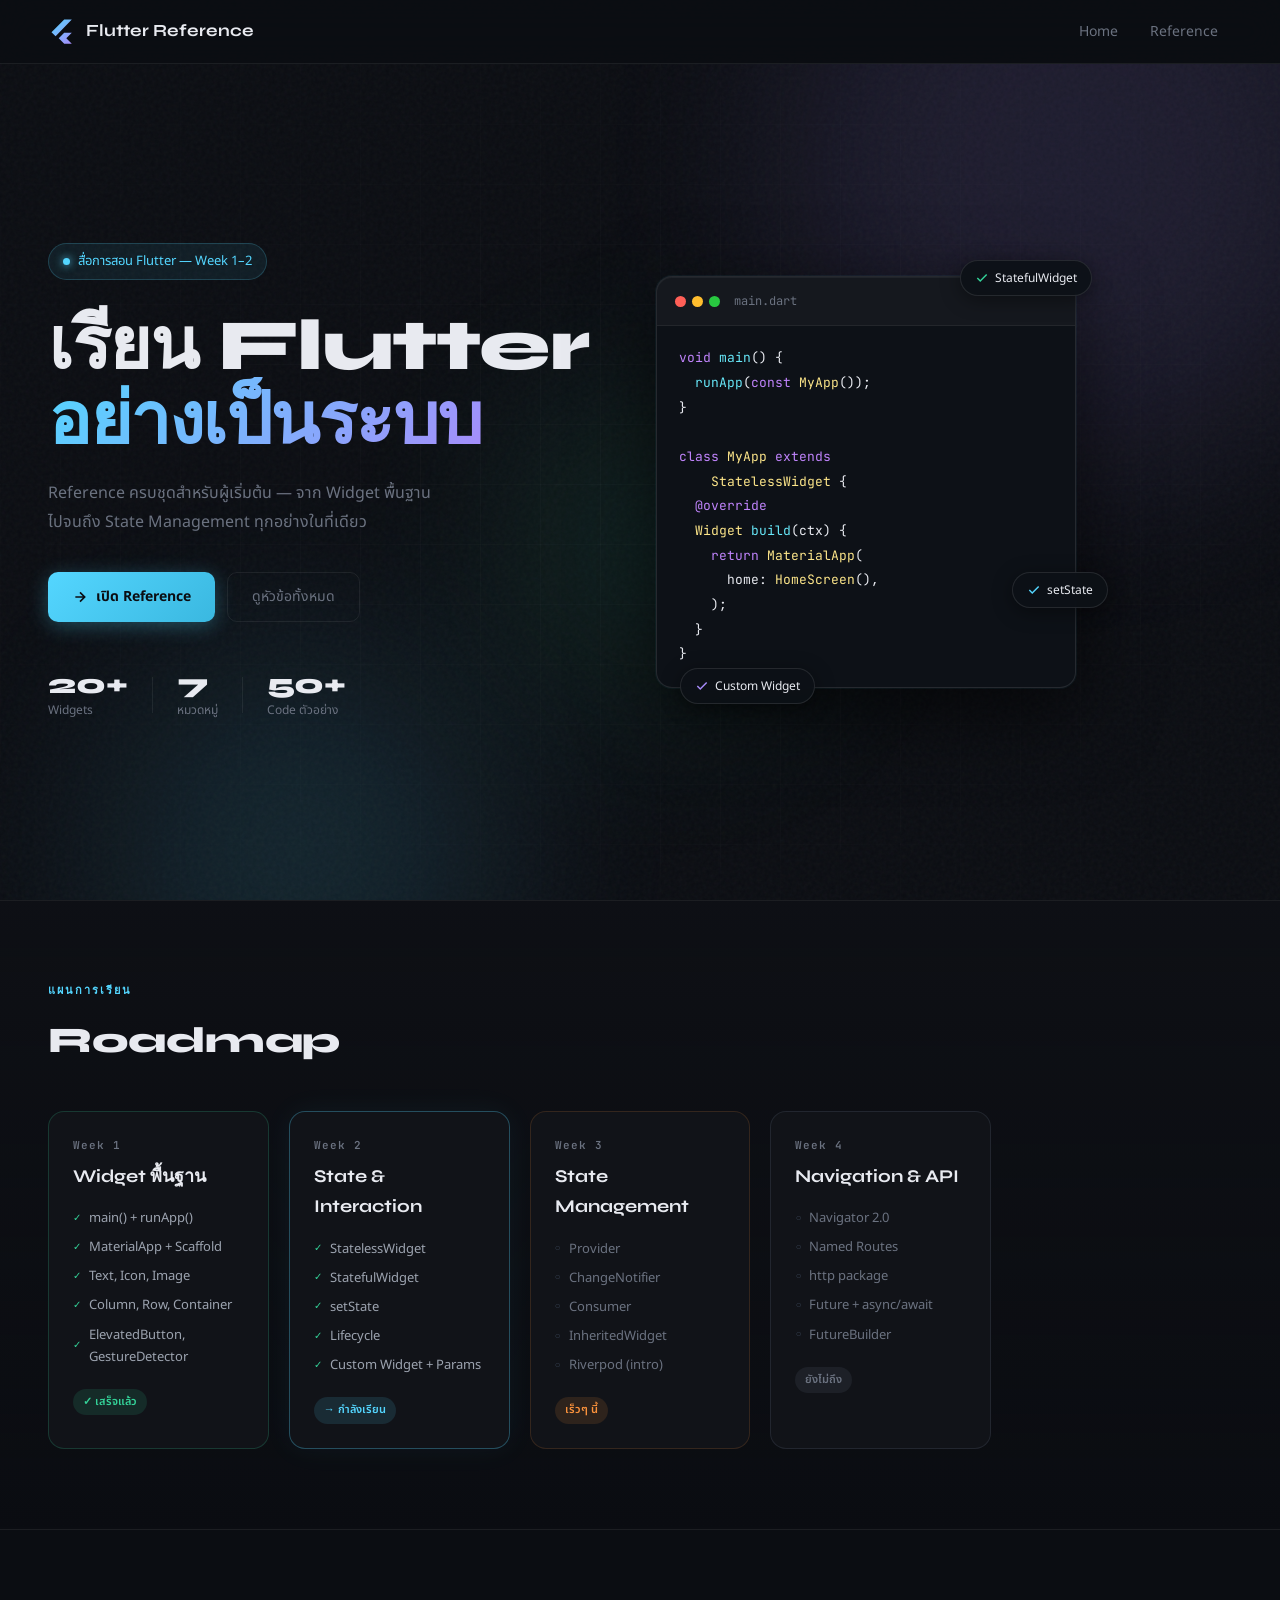
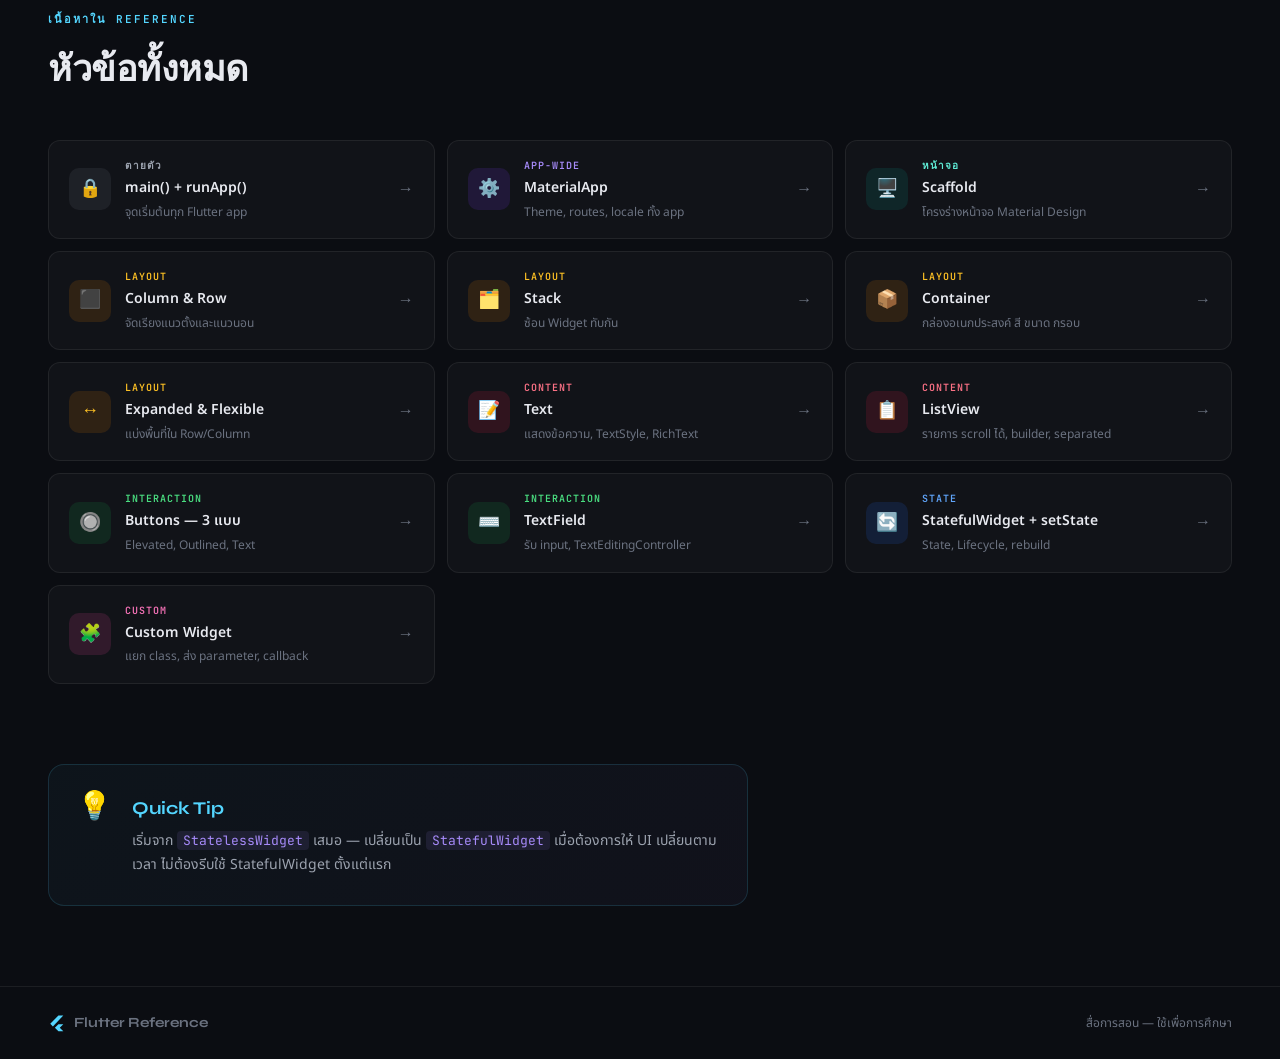
<file: index.html>
<!DOCTYPE html>
<html lang="th">
<head>
<meta charset="UTF-8">
<meta name="viewport" content="width=device-width, initial-scale=1.0">
<title>Flutter Reference — Home</title>
<link rel="stylesheet" href="home.css">
<link href="https://fonts.googleapis.com/css2?family=JetBrains+Mono:wght@400;600&family=Noto+Sans+Thai:wght@300;400;500;600;700&family=Syne:wght@700;800&display=swap" rel="stylesheet">
</head>
<body>

<div class="noise"></div>

<header>
  <div class="logo">
    <svg width="28" height="28" viewBox="0 0 24 24" fill="none">
      <path d="M13.9 2.1L3 13l3.5 3.5L20.4 2.1h-6.5zM13.9 13.5L9.2 18.2l4.7 4.7h6.5l-4.7-4.7 4.7-4.7h-6.5z" fill="url(#g1)"/>
      <defs>
        <linearGradient id="g1" x1="3" y1="2" x2="21" y2="23" gradientUnits="userSpaceOnUse">
          <stop stop-color="#54d6ff"/>
          <stop offset="1" stop-color="#a78bfa"/>
        </linearGradient>
      </defs>
    </svg>
    <span>Flutter Reference</span>
  </div>
  <nav class="top-nav">
    <a href="index.html" class="active">Home</a>
    <a href="reference.html">Reference</a>
  </nav>
</header>

<main>

  <!-- HERO -->
  <section class="hero">
    <div class="hero-bg">
      <div class="orb orb1"></div>
      <div class="orb orb2"></div>
      <div class="orb orb3"></div>
      <div class="grid-lines"></div>
    </div>

    <div class="hero-content">
      <div class="hero-badge">
        <span class="badge-dot"></span>
        สื่อการสอน Flutter — Week 1–2
      </div>

      <h1 class="hero-title">
        เรียน Flutter<br>
        <span class="gradient-text">อย่างเป็นระบบ</span>
      </h1>

      <p class="hero-sub">
        Reference ครบชุดสำหรับผู้เริ่มต้น — จาก Widget พื้นฐาน<br>
        ไปจนถึง State Management ทุกอย่างในที่เดียว
      </p>

      <div class="hero-actions">
        <a href="reference.html" class="btn-primary">
          <svg width="16" height="16" viewBox="0 0 24 24" fill="none" stroke="currentColor" stroke-width="2.5"><path d="M5 12h14M12 5l7 7-7 7"/></svg>
          เปิด Reference
        </a>
        <a href="#topics" class="btn-ghost">ดูหัวข้อทั้งหมด</a>
      </div>

      <div class="hero-stats">
        <div class="stat">
          <span class="stat-n">20+</span>
          <span class="stat-l">Widgets</span>
        </div>
        <div class="stat-div"></div>
        <div class="stat">
          <span class="stat-n">7</span>
          <span class="stat-l">หมวดหมู่</span>
        </div>
        <div class="stat-div"></div>
        <div class="stat">
          <span class="stat-n">50+</span>
          <span class="stat-l">Code ตัวอย่าง</span>
        </div>
      </div>
    </div>

    <div class="hero-visual">
      <div class="code-card">
        <div class="code-card-header">
          <span class="dot red"></span><span class="dot yellow"></span><span class="dot green"></span>
          <span class="file-name">main.dart</span>
        </div>
        <pre class="hero-code"><span class="kw">void</span> <span class="fn">main</span>() {
  <span class="fn">runApp</span>(<span class="kw">const</span> <span class="cls">MyApp</span>());
}

<span class="kw">class</span> <span class="cls">MyApp</span> <span class="kw">extends</span>
    <span class="cls">StatelessWidget</span> {
  <span class="kw">@override</span>
  <span class="cls">Widget</span> <span class="fn">build</span>(ctx) {
    <span class="kw">return</span> <span class="cls">MaterialApp</span>(
      home: <span class="cls">HomeScreen</span>(),
    );
  }
}</pre>
      </div>

      <div class="float-chip chip1">
        <svg width="14" height="14" viewBox="0 0 24 24" fill="none" stroke="#34d399" stroke-width="2.5"><polyline points="20 6 9 17 4 12"/></svg>
        StatefulWidget
      </div>
      <div class="float-chip chip2">
        <svg width="14" height="14" viewBox="0 0 24 24" fill="none" stroke="#54d6ff" stroke-width="2.5"><polyline points="20 6 9 17 4 12"/></svg>
        setState
      </div>
      <div class="float-chip chip3">
        <svg width="14" height="14" viewBox="0 0 24 24" fill="none" stroke="#a78bfa" stroke-width="2.5"><polyline points="20 6 9 17 4 12"/></svg>
        Custom Widget
      </div>
    </div>
  </section>

  <!-- PROGRESS WEEK -->
  <section class="week-section">
    <div class="section-label">แผนการเรียน</div>
    <h2 class="section-title">Roadmap</h2>

    <div class="weeks-grid">

      <div class="week-card week-done">
        <div class="week-num">Week 1</div>
        <div class="week-title">Widget พื้นฐาน</div>
        <ul class="week-list">
          <li class="done">main() + runApp()</li>
          <li class="done">MaterialApp + Scaffold</li>
          <li class="done">Text, Icon, Image</li>
          <li class="done">Column, Row, Container</li>
          <li class="done">ElevatedButton, GestureDetector</li>
        </ul>
        <span class="week-badge done-badge">✓ เสร็จแล้ว</span>
      </div>

      <div class="week-card week-current">
        <div class="week-num">Week 2</div>
        <div class="week-title">State & Interaction</div>
        <ul class="week-list">
          <li class="done">StatelessWidget</li>
          <li class="done">StatefulWidget</li>
          <li class="done">setState</li>
          <li class="done">Lifecycle</li>
          <li class="done">Custom Widget + Params</li>
        </ul>
        <span class="week-badge current-badge">→ กำลังเรียน</span>
      </div>

      <div class="week-card week-next">
        <div class="week-num">Week 3</div>
        <div class="week-title">State Management</div>
        <ul class="week-list">
          <li>Provider</li>
          <li>ChangeNotifier</li>
          <li>Consumer</li>
          <li>InheritedWidget</li>
          <li>Riverpod (intro)</li>
        </ul>
        <span class="week-badge next-badge">เร็วๆ นี้</span>
      </div>

      <div class="week-card week-future">
        <div class="week-num">Week 4</div>
        <div class="week-title">Navigation & API</div>
        <ul class="week-list">
          <li>Navigator 2.0</li>
          <li>Named Routes</li>
          <li>http package</li>
          <li>Future + async/await</li>
          <li>FutureBuilder</li>
        </ul>
        <span class="week-badge future-badge">ยังไม่ถึง</span>
      </div>

    </div>
  </section>

  <!-- TOPIC CARDS -->
  <section class="topics-section" id="topics">
    <div class="section-label">เนื้อหาใน Reference</div>
    <h2 class="section-title">หัวข้อทั้งหมด</h2>

    <div class="topics-grid">

      <a href="reference.html#main" class="topic-card">
        <div class="topic-icon" style="background:rgba(107,114,128,0.15);color:#9ca3af">🔒</div>
        <div class="topic-info">
          <div class="topic-tag" style="color:#9ca3af">ตายตัว</div>
          <div class="topic-name">main() + runApp()</div>
          <div class="topic-desc">จุดเริ่มต้นทุก Flutter app</div>
        </div>
        <div class="topic-arrow">→</div>
      </a>

      <a href="reference.html#materialapp" class="topic-card">
        <div class="topic-icon" style="background:rgba(124,58,237,0.15);color:#a78bfa">⚙️</div>
        <div class="topic-info">
          <div class="topic-tag" style="color:#a78bfa">App-wide</div>
          <div class="topic-name">MaterialApp</div>
          <div class="topic-desc">Theme, routes, locale ทั้ง app</div>
        </div>
        <div class="topic-arrow">→</div>
      </a>

      <a href="reference.html#scaffold" class="topic-card">
        <div class="topic-icon" style="background:rgba(13,148,136,0.15);color:#5eead4">🖥️</div>
        <div class="topic-info">
          <div class="topic-tag" style="color:#5eead4">หน้าจอ</div>
          <div class="topic-name">Scaffold</div>
          <div class="topic-desc">โครงร่างหน้าจอ Material Design</div>
        </div>
        <div class="topic-arrow">→</div>
      </a>

      <a href="reference.html#column-row" class="topic-card">
        <div class="topic-icon" style="background:rgba(217,119,6,0.15);color:#fbbf24">⬛</div>
        <div class="topic-info">
          <div class="topic-tag" style="color:#fbbf24">Layout</div>
          <div class="topic-name">Column &amp; Row</div>
          <div class="topic-desc">จัดเรียงแนวตั้งและแนวนอน</div>
        </div>
        <div class="topic-arrow">→</div>
      </a>

      <a href="reference.html#stack" class="topic-card">
        <div class="topic-icon" style="background:rgba(217,119,6,0.15);color:#fbbf24">🗂️</div>
        <div class="topic-info">
          <div class="topic-tag" style="color:#fbbf24">Layout</div>
          <div class="topic-name">Stack</div>
          <div class="topic-desc">ซ้อน Widget ทับกัน</div>
        </div>
        <div class="topic-arrow">→</div>
      </a>

      <a href="reference.html#container" class="topic-card">
        <div class="topic-icon" style="background:rgba(217,119,6,0.15);color:#fbbf24">📦</div>
        <div class="topic-info">
          <div class="topic-tag" style="color:#fbbf24">Layout</div>
          <div class="topic-name">Container</div>
          <div class="topic-desc">กล่องอเนกประสงค์ สี ขนาด กรอบ</div>
        </div>
        <div class="topic-arrow">→</div>
      </a>

      <a href="reference.html#expanded" class="topic-card">
        <div class="topic-icon" style="background:rgba(217,119,6,0.15);color:#fbbf24">↔️</div>
        <div class="topic-info">
          <div class="topic-tag" style="color:#fbbf24">Layout</div>
          <div class="topic-name">Expanded &amp; Flexible</div>
          <div class="topic-desc">แบ่งพื้นที่ใน Row/Column</div>
        </div>
        <div class="topic-arrow">→</div>
      </a>

      <a href="reference.html#text" class="topic-card">
        <div class="topic-icon" style="background:rgba(225,29,72,0.15);color:#fb7185">📝</div>
        <div class="topic-info">
          <div class="topic-tag" style="color:#fb7185">Content</div>
          <div class="topic-name">Text</div>
          <div class="topic-desc">แสดงข้อความ, TextStyle, RichText</div>
        </div>
        <div class="topic-arrow">→</div>
      </a>

      <a href="reference.html#listview" class="topic-card">
        <div class="topic-icon" style="background:rgba(225,29,72,0.15);color:#fb7185">📋</div>
        <div class="topic-info">
          <div class="topic-tag" style="color:#fb7185">Content</div>
          <div class="topic-name">ListView</div>
          <div class="topic-desc">รายการ scroll ได้, builder, separated</div>
        </div>
        <div class="topic-arrow">→</div>
      </a>

      <a href="reference.html#buttons" class="topic-card">
        <div class="topic-icon" style="background:rgba(22,163,74,0.15);color:#4ade80">🔘</div>
        <div class="topic-info">
          <div class="topic-tag" style="color:#4ade80">Interaction</div>
          <div class="topic-name">Buttons — 3 แบบ</div>
          <div class="topic-desc">Elevated, Outlined, Text</div>
        </div>
        <div class="topic-arrow">→</div>
      </a>

      <a href="reference.html#textfield" class="topic-card">
        <div class="topic-icon" style="background:rgba(22,163,74,0.15);color:#4ade80">⌨️</div>
        <div class="topic-info">
          <div class="topic-tag" style="color:#4ade80">Interaction</div>
          <div class="topic-name">TextField</div>
          <div class="topic-desc">รับ input, TextEditingController</div>
        </div>
        <div class="topic-arrow">→</div>
      </a>

      <a href="reference.html#stateful" class="topic-card">
        <div class="topic-icon" style="background:rgba(37,99,235,0.15);color:#60a5fa">🔄</div>
        <div class="topic-info">
          <div class="topic-tag" style="color:#60a5fa">State</div>
          <div class="topic-name">StatefulWidget + setState</div>
          <div class="topic-desc">State, Lifecycle, rebuild</div>
        </div>
        <div class="topic-arrow">→</div>
      </a>

      <a href="reference.html#custom" class="topic-card">
        <div class="topic-icon" style="background:rgba(236,72,153,0.15);color:#f472b6">🧩</div>
        <div class="topic-info">
          <div class="topic-tag" style="color:#f472b6">Custom</div>
          <div class="topic-name">Custom Widget</div>
          <div class="topic-desc">แยก class, ส่ง parameter, callback</div>
        </div>
        <div class="topic-arrow">→</div>
      </a>

    </div>
  </section>

  <!-- QUICK TIP -->
  <section class="tip-section">
    <div class="tip-card">
      <div class="tip-icon">💡</div>
      <div class="tip-content">
        <div class="tip-title">Quick Tip</div>
        <div class="tip-text">เริ่มจาก <code>StatelessWidget</code> เสมอ — เปลี่ยนเป็น <code>StatefulWidget</code> เมื่อต้องการให้ UI เปลี่ยนตามเวลา ไม่ต้องรีบใช้ StatefulWidget ตั้งแต่แรก</div>
      </div>
    </div>
  </section>

</main>

<footer>
  <div class="footer-inner">
    <div class="footer-logo">
      <svg width="18" height="18" viewBox="0 0 24 24" fill="none">
        <path d="M13.9 2.1L3 13l3.5 3.5L20.4 2.1h-6.5zM13.9 13.5L9.2 18.2l4.7 4.7h6.5l-4.7-4.7 4.7-4.7h-6.5z" fill="#54d6ff"/>
      </svg>
      Flutter Reference
    </div>
    <div class="footer-note">สื่อการสอน — ใช้เพื่อการศึกษา</div>
  </div>
</footer>

<script src="home.js"></script>
</body>
</html>
</file>
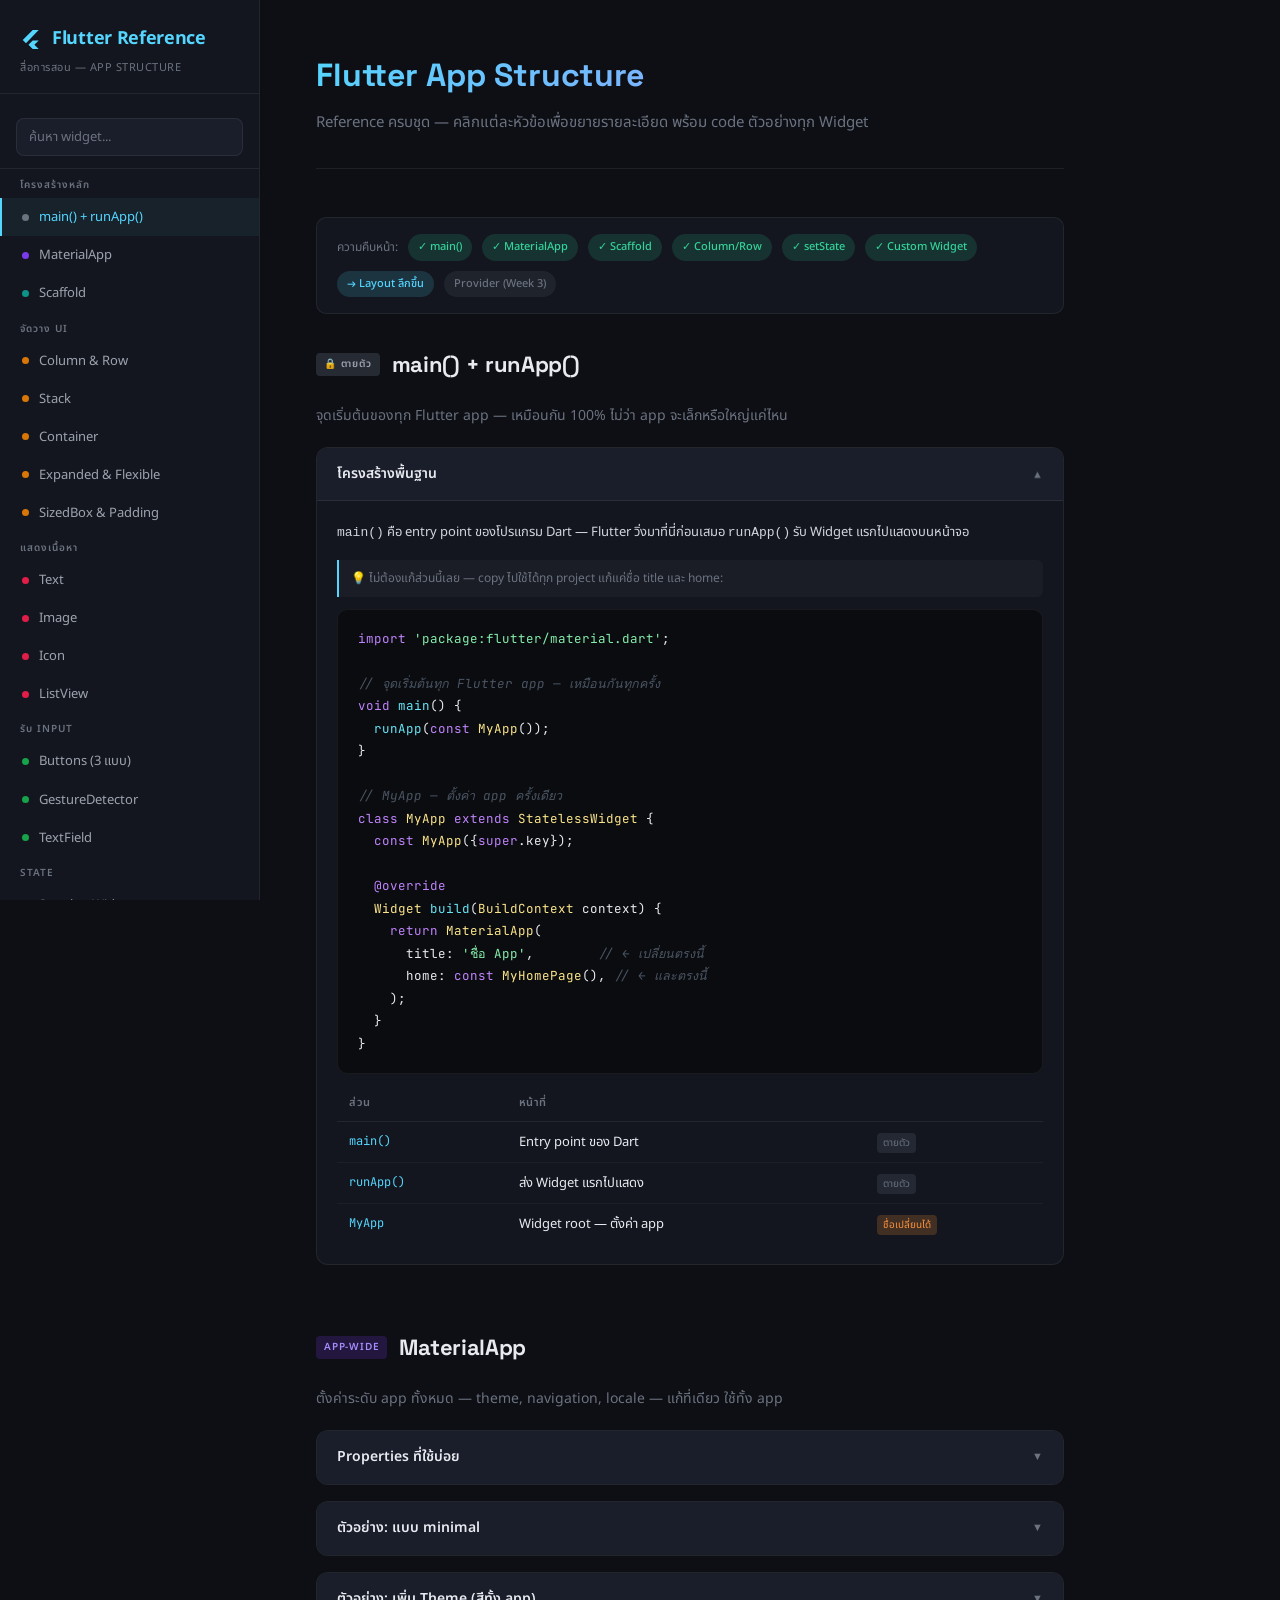
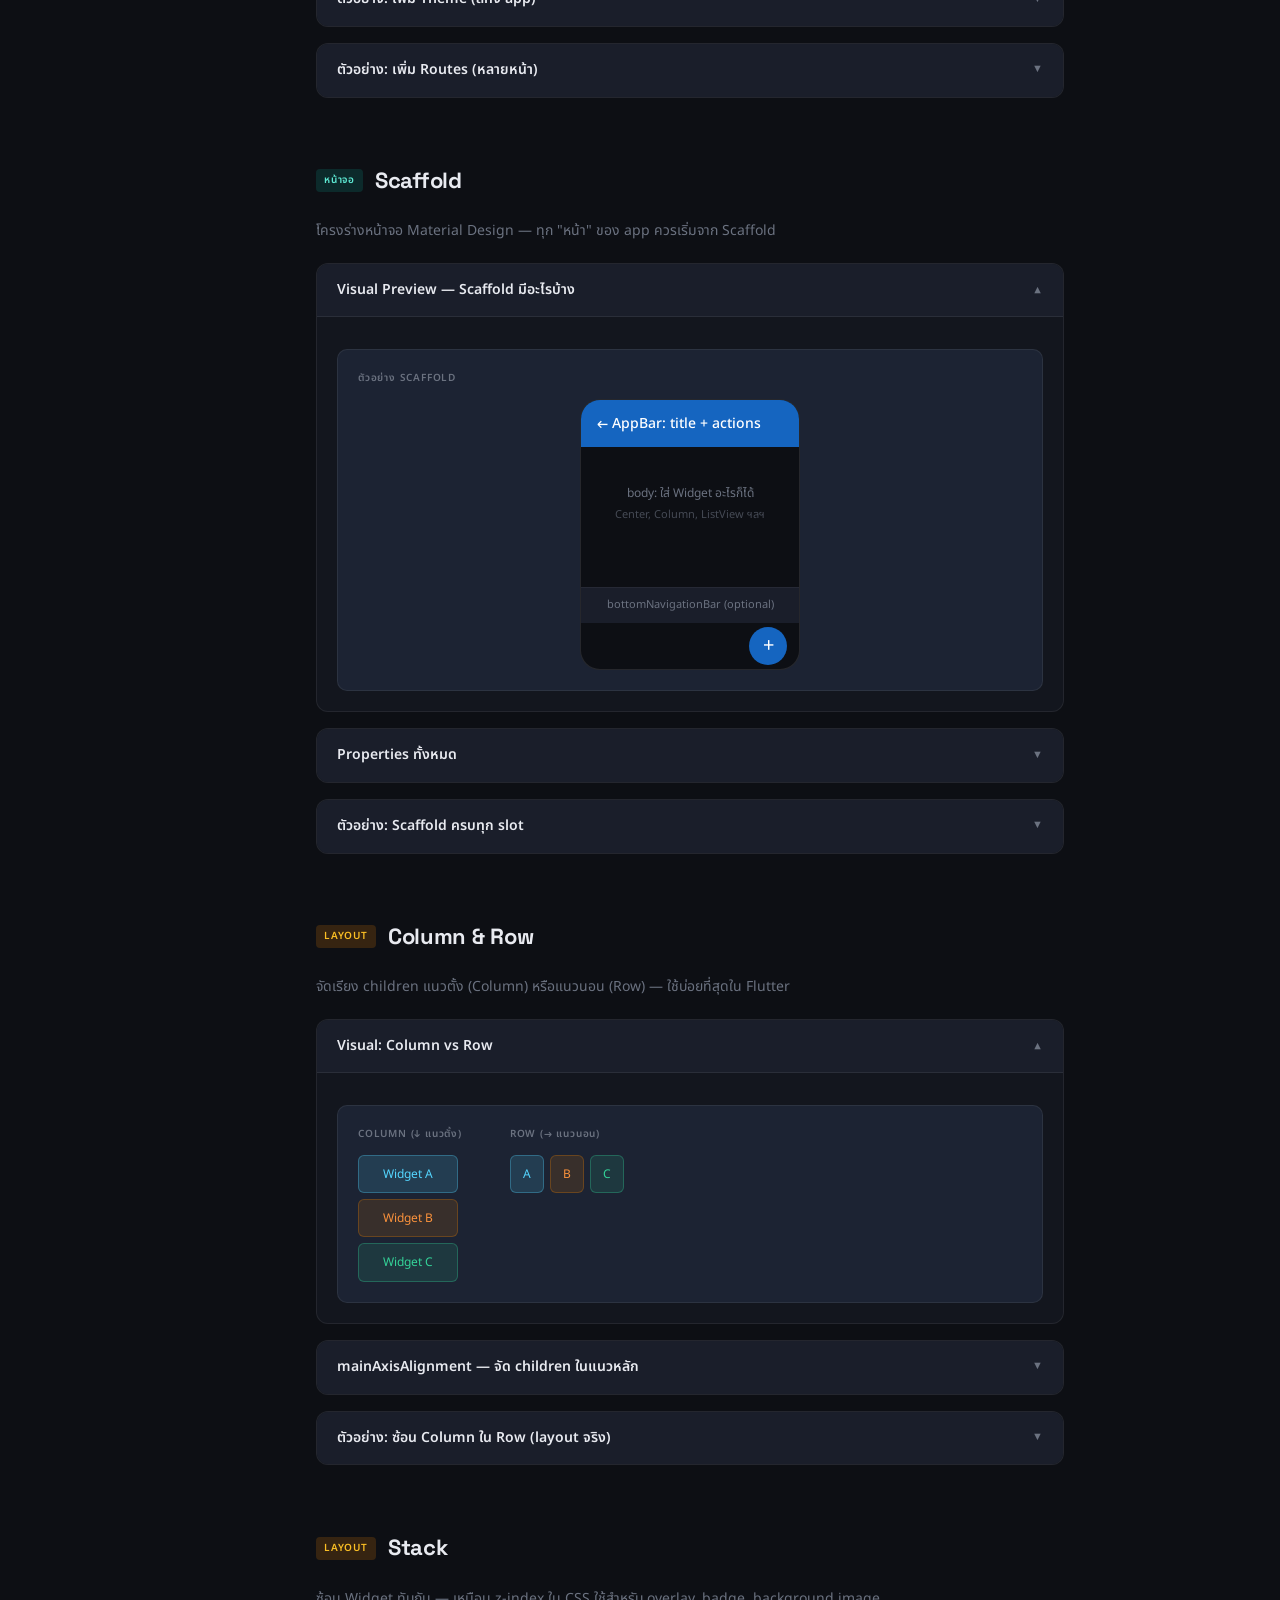
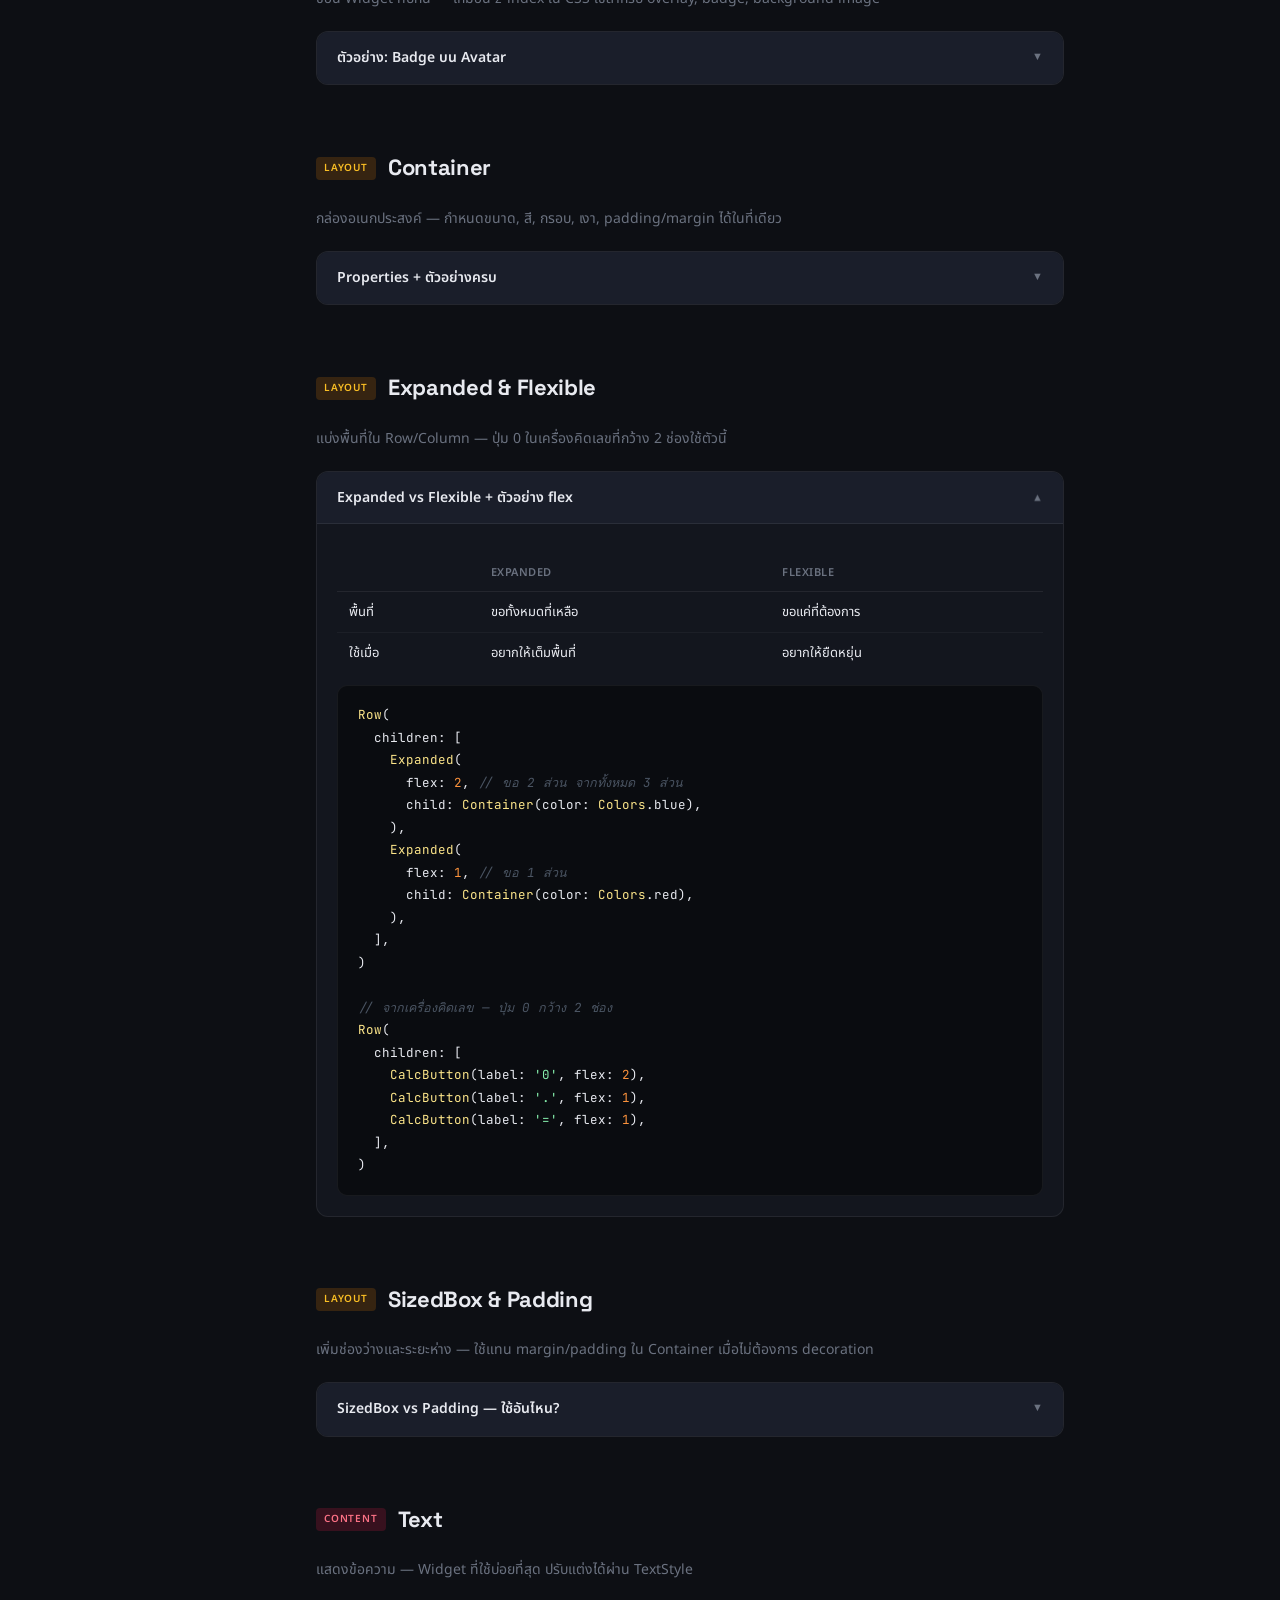
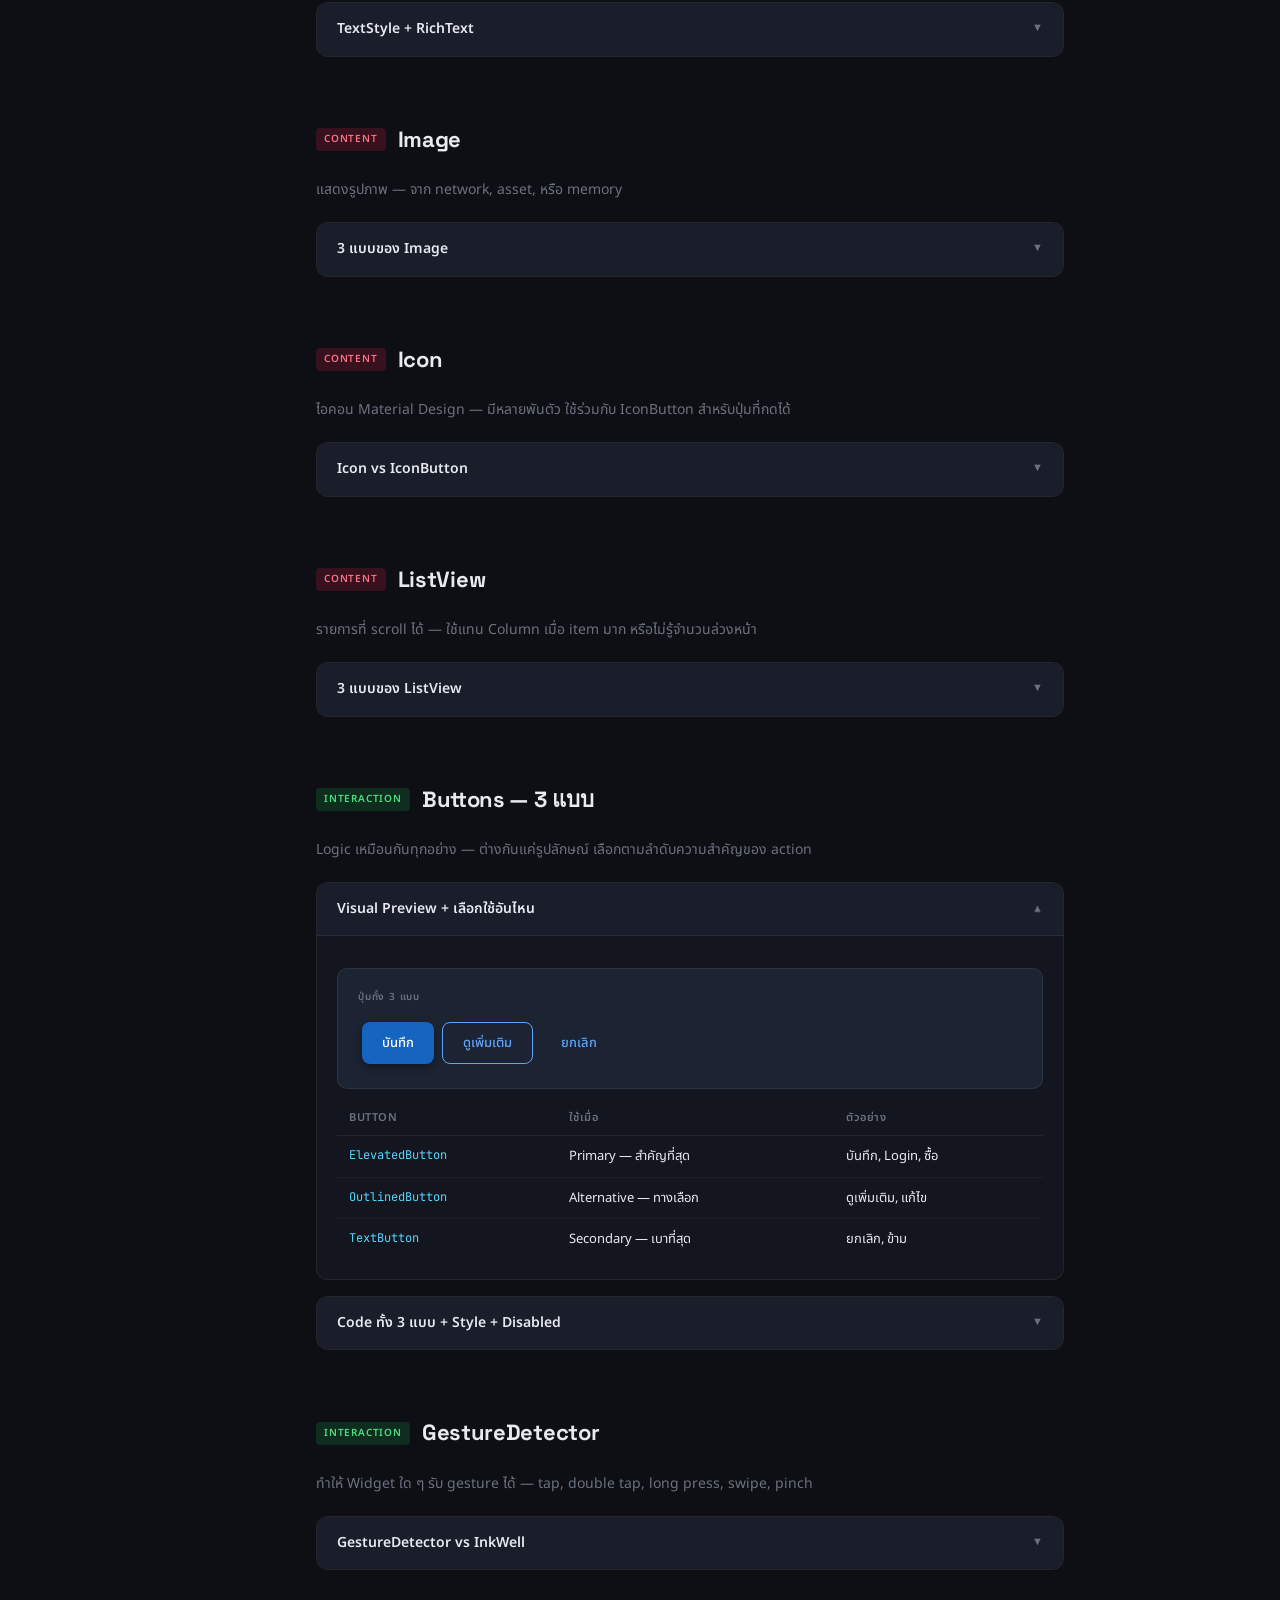
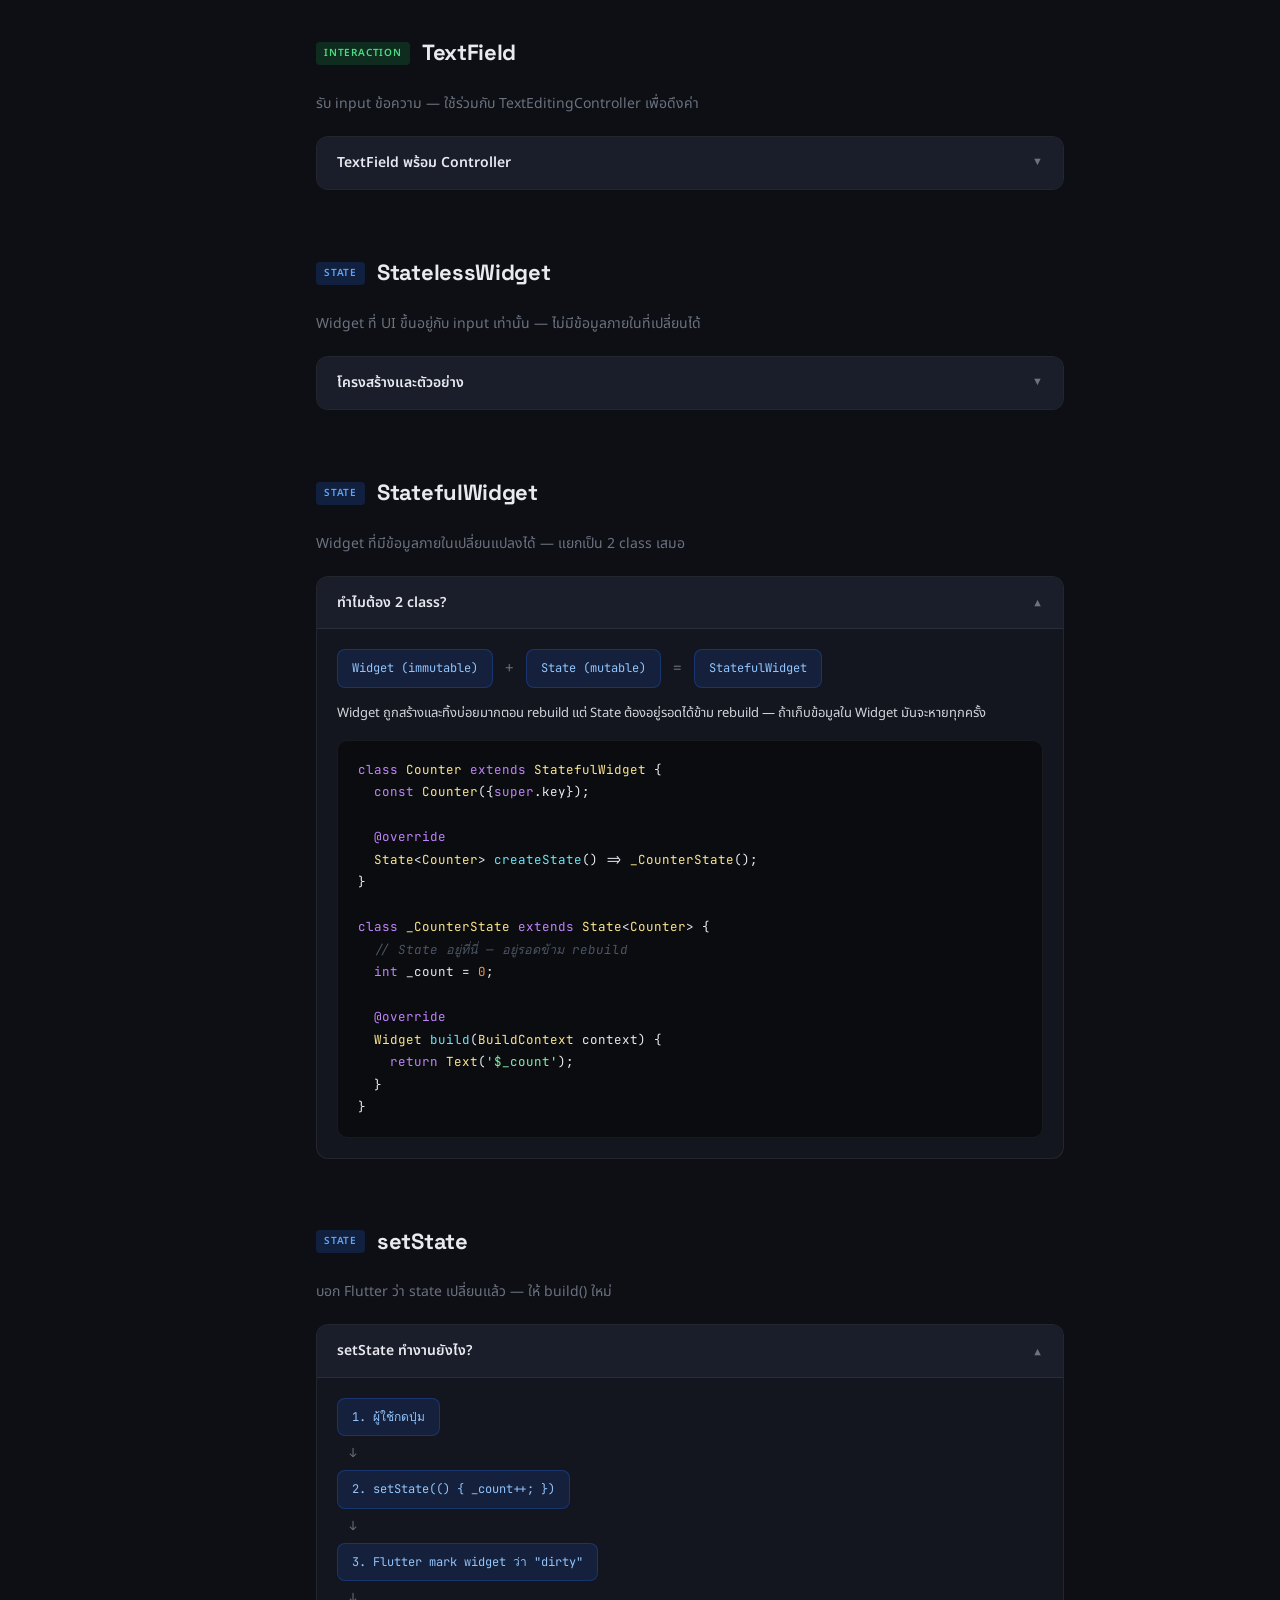
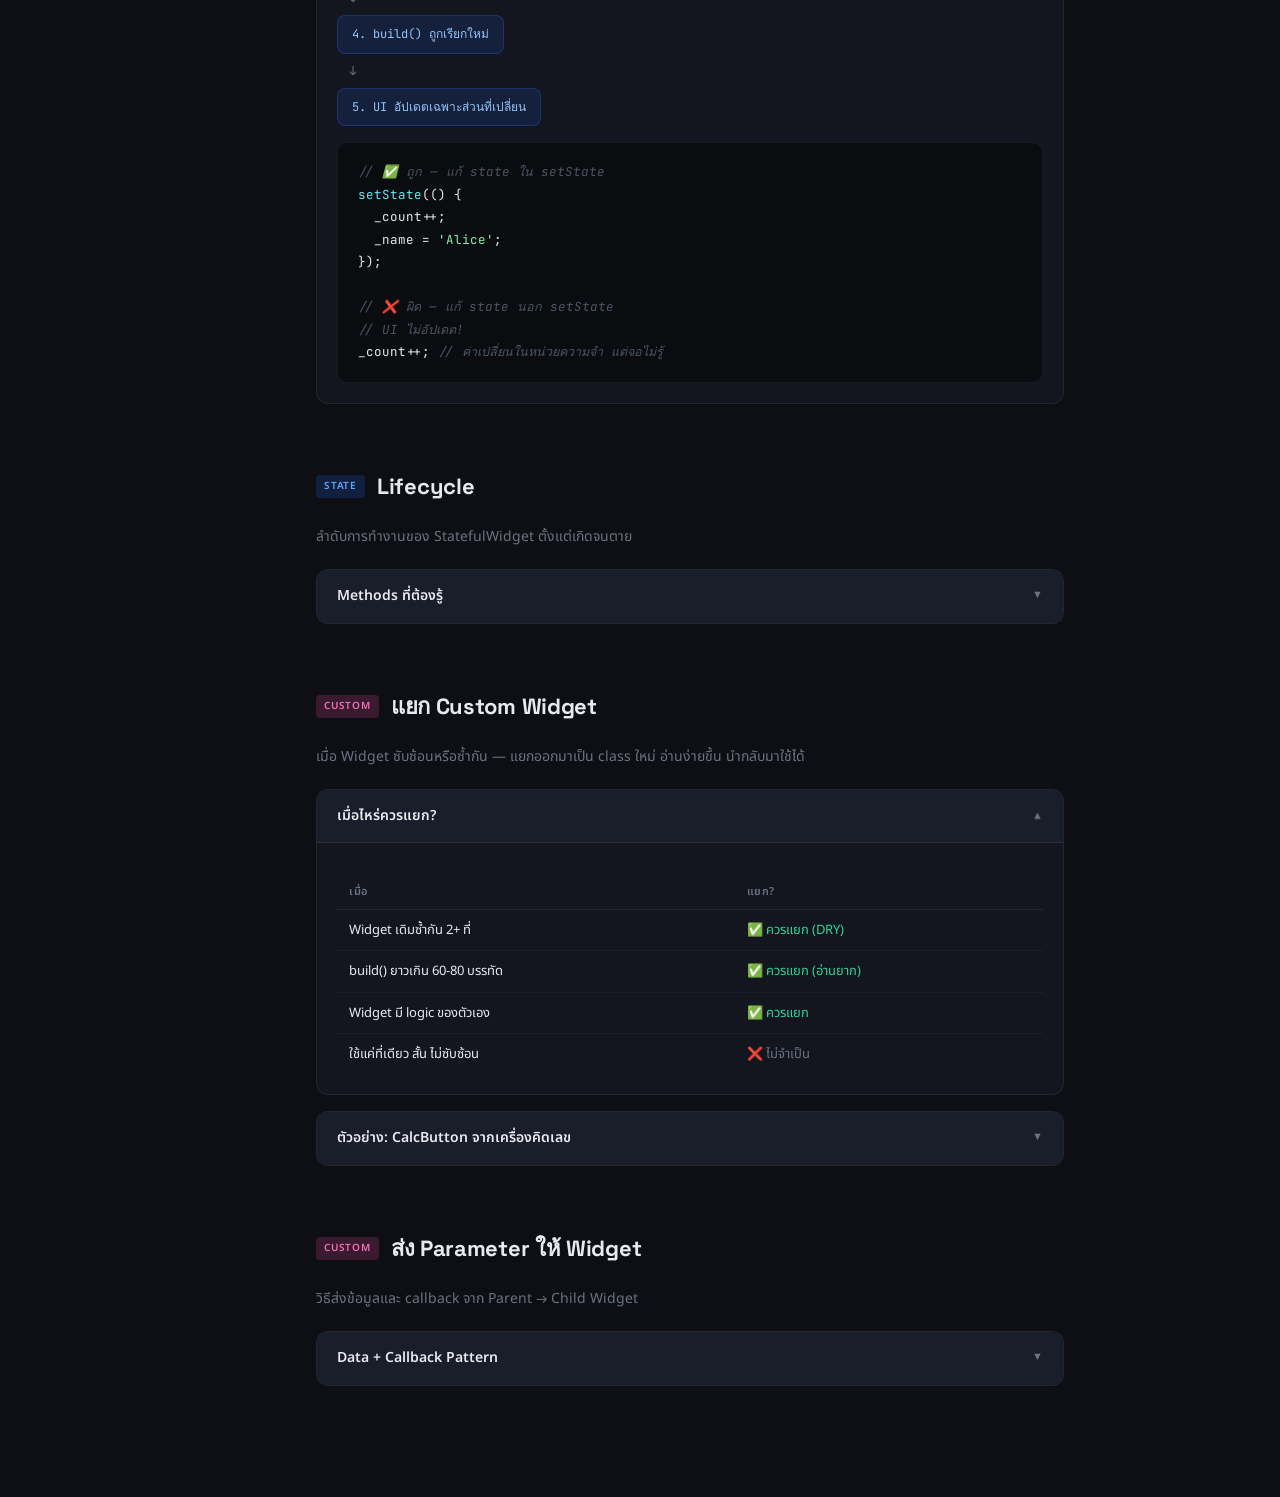
<file: flutter_reference.html>
<!DOCTYPE html>
<html lang="th">
<head>
<meta charset="UTF-8">
<meta name="viewport" content="width=device-width, initial-scale=1.0">
<title>Flutter Structure Reference</title>
<link href="https://fonts.googleapis.com/css2?family=JetBrains+Mono:wght@400;600&family=Noto+Sans+Thai:wght@300;400;500;600&family=Space+Grotesk:wght@400;600;700&display=swap" rel="stylesheet">
<style>
:root {
  --bg: #0d0f14; --bg2: #13161e; --bg3: #1a1e2a;
  --border: rgba(255,255,255,0.07);
  --text: #e8eaf0; --muted: #6b7280;
  --accent: #54d6ff; --accent2: #a78bfa;
  --accent3: #34d399; --accent4: #fb923c;
  --code-bg: #0a0c10;
  --code-kw: #c084fc; --code-str: #86efac;
  --code-num: #fb923c; --code-fn: #67e8f9;
  --code-cm: #4b5563; --code-cls: #fde68a;
}
* { box-sizing: border-box; margin: 0; padding: 0; }
body { background: var(--bg); color: var(--text); font-family: 'Noto Sans Thai','Space Grotesk',sans-serif; font-size: 15px; line-height: 1.7; min-height: 100vh; }

.layout { display: flex; min-height: 100vh; }

nav {
  width: 260px; min-width: 260px;
  background: var(--bg2); border-right: 1px solid var(--border);
  position: sticky; top: 0; height: 100vh;
  overflow-y: auto; padding: 0 0 32px;
  scrollbar-width: thin; scrollbar-color: var(--border) transparent;
}
.nav-logo { padding: 24px 20px 16px; border-bottom: 1px solid var(--border); margin-bottom: 12px; }
.nav-logo .flutter-icon { display: flex; align-items: center; gap: 10px; font-size: 18px; font-weight: 700; color: var(--accent); letter-spacing: -0.3px; }
.nav-logo .subtitle { font-size: 11px; color: var(--muted); margin-top: 4px; letter-spacing: 0.5px; text-transform: uppercase; }
.nav-section-label { font-size: 10px; font-weight: 600; color: var(--muted); letter-spacing: 1px; text-transform: uppercase; padding: 8px 20px 4px; }
nav a { display: flex; align-items: center; gap: 10px; padding: 8px 20px; color: #9ca3af; text-decoration: none; font-size: 13px; border-left: 2px solid transparent; transition: all 0.15s; }
nav a:hover { color: var(--text); background: rgba(255,255,255,0.04); }
nav a.active { color: var(--accent); border-left-color: var(--accent); background: rgba(84,214,255,0.06); }
.nav-dot { width: 7px; height: 7px; border-radius: 50%; flex-shrink: 0; }
.search-wrap { padding: 12px 16px; border-bottom: 1px solid var(--border); }
.search-input { width: 100%; background: var(--bg3); border: 1px solid var(--border); border-radius: 8px; padding: 8px 12px; color: var(--text); font-size: 13px; outline: none; font-family: 'Noto Sans Thai',sans-serif; }
.search-input:focus { border-color: rgba(84,214,255,0.3); }
.search-input::placeholder { color: var(--muted); }

main { flex: 1; padding: 48px 56px; max-width: 860px; }
.page-header { margin-bottom: 48px; padding-bottom: 32px; border-bottom: 1px solid var(--border); }
.page-header h1 { font-size: 32px; font-weight: 700; background: linear-gradient(135deg, var(--accent), var(--accent2)); -webkit-background-clip: text; -webkit-text-fill-color: transparent; margin-bottom: 8px; font-family: 'Space Grotesk',sans-serif; }
.page-header p { color: var(--muted); font-size: 15px; }

.progress-bar { background: var(--bg2); border: 1px solid var(--border); border-radius: 10px; padding: 16px 20px; margin-bottom: 32px; display: flex; align-items: center; gap: 10px; flex-wrap: wrap; }
.progress-label { font-size: 12px; color: var(--muted); }
.progress-done { font-size: 11px; padding: 4px 10px; border-radius: 20px; font-weight: 500; background: rgba(52,211,153,0.15); color: var(--accent3); }
.progress-next { font-size: 11px; padding: 4px 10px; border-radius: 20px; font-weight: 500; background: rgba(84,214,255,0.15); color: var(--accent); }
.progress-later { font-size: 11px; padding: 4px 10px; border-radius: 20px; font-weight: 500; background: rgba(75,85,99,0.2); color: var(--muted); }

.section { margin-bottom: 64px; scroll-margin-top: 32px; }
.section-header { display: flex; align-items: center; gap: 12px; margin-bottom: 20px; }
.section-tag { font-size: 10px; font-weight: 600; padding: 3px 8px; border-radius: 4px; letter-spacing: 0.8px; text-transform: uppercase; flex-shrink: 0; }
.tag-fixed   { background: rgba(75,85,99,0.4); color: #9ca3af; }
.tag-appwide { background: rgba(124,58,237,0.2); color: #a78bfa; }
.tag-screen  { background: rgba(13,148,136,0.2); color: #5eead4; }
.tag-layout  { background: rgba(217,119,6,0.2); color: #fbbf24; }
.tag-content { background: rgba(225,29,72,0.2); color: #fb7185; }
.tag-interact{ background: rgba(22,163,74,0.2); color: #4ade80; }
.tag-state   { background: rgba(37,99,235,0.2); color: #60a5fa; }
.tag-custom  { background: rgba(236,72,153,0.2); color: #f472b6; }
.section-header h2 { font-size: 22px; font-weight: 700; font-family: 'Space Grotesk',sans-serif; letter-spacing: -0.3px; }
.section-desc { color: var(--muted); margin-bottom: 20px; font-size: 14px; }

.concept-card { background: var(--bg2); border: 1px solid var(--border); border-radius: 12px; margin-bottom: 16px; overflow: hidden; }
.concept-title { padding: 14px 20px; font-weight: 600; font-size: 14px; border-bottom: 1px solid transparent; display: flex; align-items: center; gap: 8px; cursor: pointer; user-select: none; background: var(--bg3); transition: background 0.15s; }
.concept-title:hover { background: rgba(255,255,255,0.05); }
.concept-title.open { border-bottom-color: var(--border); }
.chevron { margin-left: auto; color: var(--muted); font-size: 11px; transition: transform 0.2s; display: inline-block; }
.concept-title.open .chevron { transform: rotate(180deg); }
.concept-body { display: none; padding: 20px; }
.concept-body.open { display: block; }
.concept-what { font-size: 13px; color: #d1d5db; margin-bottom: 16px; line-height: 1.7; }
.concept-when { font-size: 12px; color: var(--muted); background: rgba(255,255,255,0.03); border-left: 2px solid var(--accent); padding: 8px 12px; border-radius: 0 6px 6px 0; margin-bottom: 12px; }

pre { background: var(--code-bg); border: 1px solid rgba(255,255,255,0.06); border-radius: 10px; padding: 18px 20px; overflow-x: auto; font-family: 'JetBrains Mono',monospace; font-size: 12.5px; line-height: 1.8; margin-top: 12px; }
.kw  { color: var(--code-kw); }
.str { color: var(--code-str); }
.num { color: var(--code-num); }
.fn  { color: var(--code-fn); }
.cm  { color: var(--code-cm); font-style: italic; }
.cls { color: var(--code-cls); }

.props-table { width: 100%; border-collapse: collapse; font-size: 13px; margin-top: 12px; }
.props-table th { text-align: left; padding: 8px 12px; font-size: 11px; font-weight: 600; color: var(--muted); text-transform: uppercase; letter-spacing: 0.5px; border-bottom: 1px solid var(--border); }
.props-table td { padding: 9px 12px; border-bottom: 1px solid rgba(255,255,255,0.04); vertical-align: top; }
.props-table tr:last-child td { border-bottom: none; }
.props-table tr:hover td { background: rgba(255,255,255,0.02); }
.prop-name { font-family: 'JetBrains Mono',monospace; color: var(--accent); font-size: 12px; }
.prop-type { font-family: 'JetBrains Mono',monospace; color: var(--accent2); font-size: 11px; }
.prop-req  { font-size: 10px; padding: 2px 6px; border-radius: 4px; background: rgba(251,146,60,0.2); color: var(--accent4); }
.prop-opt  { font-size: 10px; padding: 2px 6px; border-radius: 4px; background: rgba(75,85,99,0.3); color: var(--muted); }

.widget-preview { background: #1c2333; border: 1px solid var(--border); border-radius: 10px; padding: 20px; margin-top: 12px; }
.preview-label { font-size: 10px; font-weight: 600; color: var(--muted); letter-spacing: 0.8px; text-transform: uppercase; margin-bottom: 12px; }

.phone-mock { width: 220px; background: #0d0f14; border-radius: 20px; border: 1.5px solid rgba(255,255,255,0.1); overflow: hidden; margin: 0 auto; }
.phone-appbar { background: #1565c0; padding: 12px 16px; font-size: 14px; font-weight: 500; color: white; }
.phone-body { padding: 16px; min-height: 140px; }
.phone-fab-btn { position: absolute; right: 12px; bottom: 4px; width: 38px; height: 38px; background: #1565c0; border-radius: 50%; display: flex; align-items: center; justify-content: center; color: white; font-size: 20px; }
.phone-fab { position: relative; height: 46px; }

.demo-row { display: flex; gap: 6px; }
.demo-col { display: flex; flex-direction: column; gap: 6px; }
.demo-box { background: rgba(84,214,255,0.15); border: 1px solid rgba(84,214,255,0.3); border-radius: 6px; padding: 8px 12px; font-size: 12px; color: var(--accent); text-align: center; }
.demo-box.b { background: rgba(217,119,6,0.15); border-color: rgba(217,119,6,0.3); color: var(--accent4); }
.demo-box.c { background: rgba(52,211,153,0.12); border-color: rgba(52,211,153,0.3); color: var(--accent3); }

.btn-el { display:inline-block; background:#1565c0; color:white; padding:10px 20px; border-radius:8px; font-size:13px; font-weight:500; box-shadow:0 3px 8px rgba(0,0,0,0.4); margin:4px; }
.btn-tx { display:inline-block; color:#60a5fa; padding:10px 20px; border-radius:8px; font-size:13px; font-weight:500; margin:4px; }
.btn-ol { display:inline-block; border:1.5px solid #60a5fa; color:#60a5fa; padding:9px 20px; border-radius:8px; font-size:13px; font-weight:500; margin:4px; }

.state-flow { display:flex; flex-direction:column; gap:6px; }
.state-box { background:rgba(37,99,235,0.15); border:1px solid rgba(37,99,235,0.3); border-radius:8px; padding:8px 14px; font-size:12px; color:#93c5fd; font-family:'JetBrains Mono',monospace; display:inline-block; }
.state-arrow { color:var(--muted); padding-left:12px; font-size:13px; }

::-webkit-scrollbar { width: 6px; }
::-webkit-scrollbar-thumb { background: var(--border); border-radius: 3px; }
</style>
</head>
<body>
<div class="layout">

<nav id="sidebar">
  <div class="nav-logo">
    <div class="flutter-icon">
      <svg width="22" height="22" viewBox="0 0 24 24" fill="none"><path d="M13.9 2.1L3 13l3.5 3.5L20.4 2.1h-6.5zM13.9 13.5L9.2 18.2l4.7 4.7h6.5l-4.7-4.7 4.7-4.7h-6.5z" fill="#54d6ff"/></svg>
      Flutter Reference
    </div>
    <div class="subtitle">สื่อการสอน — App Structure</div>
  </div>
  <div class="search-wrap">
    <input class="search-input" type="text" placeholder="ค้นหา widget..." id="searchInput" oninput="filterNav(this.value)">
  </div>

  <div class="nav-section-label">โครงสร้างหลัก</div>
  <a href="#main"><span class="nav-dot" style="background:#6b7280"></span>main() + runApp()</a>
  <a href="#materialapp"><span class="nav-dot" style="background:#7c3aed"></span>MaterialApp</a>
  <a href="#scaffold"><span class="nav-dot" style="background:#0d9488"></span>Scaffold</a>

  <div class="nav-section-label">จัดวาง UI</div>
  <a href="#column-row"><span class="nav-dot" style="background:#d97706"></span>Column &amp; Row</a>
  <a href="#stack"><span class="nav-dot" style="background:#d97706"></span>Stack</a>
  <a href="#container"><span class="nav-dot" style="background:#d97706"></span>Container</a>
  <a href="#expanded"><span class="nav-dot" style="background:#d97706"></span>Expanded &amp; Flexible</a>
  <a href="#sizedbox"><span class="nav-dot" style="background:#d97706"></span>SizedBox &amp; Padding</a>

  <div class="nav-section-label">แสดงเนื้อหา</div>
  <a href="#text"><span class="nav-dot" style="background:#e11d48"></span>Text</a>
  <a href="#image"><span class="nav-dot" style="background:#e11d48"></span>Image</a>
  <a href="#icon"><span class="nav-dot" style="background:#e11d48"></span>Icon</a>
  <a href="#listview"><span class="nav-dot" style="background:#e11d48"></span>ListView</a>

  <div class="nav-section-label">รับ Input</div>
  <a href="#buttons"><span class="nav-dot" style="background:#16a34a"></span>Buttons (3 แบบ)</a>
  <a href="#gesture"><span class="nav-dot" style="background:#16a34a"></span>GestureDetector</a>
  <a href="#textfield"><span class="nav-dot" style="background:#16a34a"></span>TextField</a>

  <div class="nav-section-label">State</div>
  <a href="#stateless"><span class="nav-dot" style="background:#2563eb"></span>StatelessWidget</a>
  <a href="#stateful"><span class="nav-dot" style="background:#2563eb"></span>StatefulWidget</a>
  <a href="#setstate"><span class="nav-dot" style="background:#2563eb"></span>setState</a>
  <a href="#lifecycle"><span class="nav-dot" style="background:#2563eb"></span>Lifecycle</a>

  <div class="nav-section-label">Custom Widget</div>
  <a href="#custom"><span class="nav-dot" style="background:#ec4899"></span>แยก Class</a>
  <a href="#params"><span class="nav-dot" style="background:#ec4899"></span>ส่ง Parameter</a>
</nav>

<main>
  <div class="page-header">
    <h1>Flutter App Structure</h1>
    <p>Reference ครบชุด — คลิกแต่ละหัวข้อเพื่อขยายรายละเอียด พร้อม code ตัวอย่างทุก Widget</p>
  </div>

  <div class="progress-bar">
    <span class="progress-label">ความคืบหน้า:</span>
    <span class="progress-done">✓ main()</span>
    <span class="progress-done">✓ MaterialApp</span>
    <span class="progress-done">✓ Scaffold</span>
    <span class="progress-done">✓ Column/Row</span>
    <span class="progress-done">✓ setState</span>
    <span class="progress-done">✓ Custom Widget</span>
    <span class="progress-next">→ Layout ลึกขึ้น</span>
    <span class="progress-later">Provider (Week 3)</span>
  </div>

  <!-- ═══════════ main() ═══════════ -->
  <section class="section" id="main">
    <div class="section-header">
      <span class="section-tag tag-fixed">🔒 ตายตัว</span>
      <h2>main() + runApp()</h2>
    </div>
    <p class="section-desc">จุดเริ่มต้นของทุก Flutter app — เหมือนกัน 100% ไม่ว่า app จะเล็กหรือใหญ่แค่ไหน</p>

    <div class="concept-card">
      <div class="concept-title open" onclick="toggle(this)">โครงสร้างพื้นฐาน <span class="chevron open">▼</span></div>
      <div class="concept-body open">
        <p class="concept-what"><code>main()</code> คือ entry point ของโปรแกรม Dart — Flutter วิ่งมาที่นี่ก่อนเสมอ <code>runApp()</code> รับ Widget แรกไปแสดงบนหน้าจอ</p>
        <div class="concept-when">💡 ไม่ต้องแก้ส่วนนี้เลย — copy ไปใช้ได้ทุก project แก้แค่ชื่อ title และ home:</div>
<pre><span class="kw">import</span> <span class="str">'package:flutter/material.dart'</span>;

<span class="cm">// จุดเริ่มต้นทุก Flutter app — เหมือนกันทุกครั้ง</span>
<span class="kw">void</span> <span class="fn">main</span>() {
  <span class="fn">runApp</span>(<span class="kw">const</span> <span class="cls">MyApp</span>());
}

<span class="cm">// MyApp — ตั้งค่า app ครั้งเดียว</span>
<span class="kw">class</span> <span class="cls">MyApp</span> <span class="kw">extends</span> <span class="cls">StatelessWidget</span> {
  <span class="kw">const</span> <span class="cls">MyApp</span>({<span class="kw">super</span>.key});

  <span class="kw">@override</span>
  <span class="cls">Widget</span> <span class="fn">build</span>(<span class="cls">BuildContext</span> context) {
    <span class="kw">return</span> <span class="cls">MaterialApp</span>(
      title: <span class="str">'ชื่อ App'</span>,        <span class="cm">// ← เปลี่ยนตรงนี้</span>
      home: <span class="kw">const</span> <span class="cls">MyHomePage</span>(), <span class="cm">// ← และตรงนี้</span>
    );
  }
}</pre>
        <table class="props-table">
          <tr><th>ส่วน</th><th>หน้าที่</th><th></th></tr>
          <tr><td class="prop-name">main()</td><td>Entry point ของ Dart</td><td><span class="prop-opt">ตายตัว</span></td></tr>
          <tr><td class="prop-name">runApp()</td><td>ส่ง Widget แรกไปแสดง</td><td><span class="prop-opt">ตายตัว</span></td></tr>
          <tr><td class="prop-name">MyApp</td><td>Widget root — ตั้งค่า app</td><td><span class="prop-req">ชื่อเปลี่ยนได้</span></td></tr>
        </table>
      </div>
    </div>
  </section>

  <!-- ═══════════ MaterialApp ═══════════ -->
  <section class="section" id="materialapp">
    <div class="section-header">
      <span class="section-tag tag-appwide">App-wide</span>
      <h2>MaterialApp</h2>
    </div>
    <p class="section-desc">ตั้งค่าระดับ app ทั้งหมด — theme, navigation, locale — แก้ที่เดียว ใช้ทั้ง app</p>

    <div class="concept-card">
      <div class="concept-title" onclick="toggle(this)">Properties ที่ใช้บ่อย <span class="chevron">▼</span></div>
      <div class="concept-body">
        <table class="props-table">
          <tr><th>Property</th><th>Type</th><th>หน้าที่</th></tr>
          <tr><td class="prop-name">title</td><td class="prop-type">String</td><td>ชื่อ app ใน task switcher</td></tr>
          <tr><td class="prop-name">home</td><td class="prop-type">Widget</td><td>หน้าแรก <span class="prop-req">สำคัญ</span></td></tr>
          <tr><td class="prop-name">theme</td><td class="prop-type">ThemeData</td><td>สี, font ทั้ง app <span class="prop-opt">optional</span></td></tr>
          <tr><td class="prop-name">darkTheme</td><td class="prop-type">ThemeData</td><td>theme dark mode <span class="prop-opt">optional</span></td></tr>
          <tr><td class="prop-name">routes</td><td class="prop-type">Map&lt;String,Widget&gt;</td><td>แผนที่หน้าจอทั้งหมด <span class="prop-opt">optional</span></td></tr>
          <tr><td class="prop-name">debugShowCheckedModeBanner</td><td class="prop-type">bool</td><td>ซ่อน DEBUG banner <span class="prop-opt">optional</span></td></tr>
        </table>
      </div>
    </div>

    <div class="concept-card">
      <div class="concept-title" onclick="toggle(this)">ตัวอย่าง: แบบ minimal <span class="chevron">▼</span></div>
      <div class="concept-body">
<pre><span class="cls">MaterialApp</span>(
  title: <span class="str">'My App'</span>,
  home: <span class="kw">const</span> <span class="cls">HomeScreen</span>(),
  debugShowCheckedModeBanner: <span class="kw">false</span>, <span class="cm">// ซ่อน DEBUG</span>
)</pre>
      </div>
    </div>

    <div class="concept-card">
      <div class="concept-title" onclick="toggle(this)">ตัวอย่าง: เพิ่ม Theme (สีทั้ง app) <span class="chevron">▼</span></div>
      <div class="concept-body">
        <p class="concept-what">กำหนดสีหลักครั้งเดียว — ทุก Widget ใช้สีนี้อัตโนมัติ</p>
<pre><span class="cls">MaterialApp</span>(
  title: <span class="str">'My App'</span>,
  theme: <span class="cls">ThemeData</span>(
    colorScheme: <span class="cls">ColorScheme</span>.<span class="fn">fromSeed</span>(
      seedColor: <span class="cls">Colors</span>.blue,
    ),
    useMaterial3: <span class="kw">true</span>,
  ),
  home: <span class="kw">const</span> <span class="cls">HomeScreen</span>(),
)</pre>
      </div>
    </div>

    <div class="concept-card">
      <div class="concept-title" onclick="toggle(this)">ตัวอย่าง: เพิ่ม Routes (หลายหน้า) <span class="chevron">▼</span></div>
      <div class="concept-body">
        <div class="concept-when">📌 เรียนลึกขึ้นใน Week 4 — ดูก่อนเพื่อรู้ว่ามีอยู่</div>
<pre><span class="cls">MaterialApp</span>(
  routes: {
    <span class="str">'/'</span>:         (ctx) => <span class="kw">const</span> <span class="cls">HomeScreen</span>(),
    <span class="str">'/profile'</span>:  (ctx) => <span class="kw">const</span> <span class="cls">ProfileScreen</span>(),
    <span class="str">'/settings'</span>: (ctx) => <span class="kw">const</span> <span class="cls">SettingsScreen</span>(),
  },
)

<span class="cm">// วิธี navigate ไปหน้าอื่น</span>
<span class="cls">Navigator</span>.<span class="fn">pushNamed</span>(context, <span class="str">'/profile'</span>);</pre>
      </div>
    </div>
  </section>

  <!-- ═══════════ Scaffold ═══════════ -->
  <section class="section" id="scaffold">
    <div class="section-header">
      <span class="section-tag tag-screen">หน้าจอ</span>
      <h2>Scaffold</h2>
    </div>
    <p class="section-desc">โครงร่างหน้าจอ Material Design — ทุก "หน้า" ของ app ควรเริ่มจาก Scaffold</p>

    <div class="concept-card">
      <div class="concept-title open" onclick="toggle(this)">Visual Preview — Scaffold มีอะไรบ้าง <span class="chevron open">▼</span></div>
      <div class="concept-body open">
        <div class="widget-preview">
          <div class="preview-label">ตัวอย่าง Scaffold</div>
          <div class="phone-mock">
            <div class="phone-appbar">← AppBar: title + actions</div>
            <div class="phone-body"><div style="color:#6b7280;font-size:12px;text-align:center;padding-top:20px">body: ใส่ Widget อะไรก็ได้<br><span style="font-size:11px;opacity:0.6">Center, Column, ListView ฯลฯ</span></div></div>
            <div style="background:#1a1e2a;padding:8px 12px;font-size:11px;color:#6b7280;text-align:center;border-top:1px solid rgba(255,255,255,0.05)">bottomNavigationBar (optional)</div>
            <div class="phone-fab"><div class="phone-fab-btn">+</div></div>
          </div>
        </div>
      </div>
    </div>

    <div class="concept-card">
      <div class="concept-title" onclick="toggle(this)">Properties ทั้งหมด <span class="chevron">▼</span></div>
      <div class="concept-body">
        <table class="props-table">
          <tr><th>Property</th><th>Type</th><th>หน้าที่</th></tr>
          <tr><td class="prop-name">appBar</td><td class="prop-type">AppBar?</td><td>แถบบนสุด — title, back button, actions</td></tr>
          <tr><td class="prop-name">body ⭐</td><td class="prop-type">Widget?</td><td>เนื้อหาหลัก ใส่ได้ทุกอย่าง</td></tr>
          <tr><td class="prop-name">floatingActionButton</td><td class="prop-type">Widget?</td><td>ปุ่มลอยมุมขวาล่าง</td></tr>
          <tr><td class="prop-name">bottomNavigationBar</td><td class="prop-type">Widget?</td><td>แถบ navigate ด้านล่าง</td></tr>
          <tr><td class="prop-name">drawer</td><td class="prop-type">Widget?</td><td>เมนู slide จากซ้าย</td></tr>
          <tr><td class="prop-name">backgroundColor</td><td class="prop-type">Color?</td><td>สีพื้นหลังหน้า</td></tr>
        </table>
      </div>
    </div>

    <div class="concept-card">
      <div class="concept-title" onclick="toggle(this)">ตัวอย่าง: Scaffold ครบทุก slot <span class="chevron">▼</span></div>
      <div class="concept-body">
<pre><span class="cls">Scaffold</span>(
  appBar: <span class="cls">AppBar</span>(
    title: <span class="kw">const</span> <span class="cls">Text</span>(<span class="str">'หน้าหลัก'</span>),
    actions: [
      <span class="cls">IconButton</span>(
        icon: <span class="kw">const</span> <span class="cls">Icon</span>(<span class="cls">Icons</span>.settings),
        onPressed: () {},
      ),
    ],
  ),
  body: <span class="kw">const</span> <span class="cls">Center</span>(
    child: <span class="cls">Text</span>(<span class="str">'Hello Flutter!'</span>),
  ),
  floatingActionButton: <span class="cls">FloatingActionButton</span>(
    onPressed: () {},
    child: <span class="kw">const</span> <span class="cls">Icon</span>(<span class="cls">Icons</span>.add),
  ),
)</pre>
      </div>
    </div>
  </section>

  <!-- ═══════════ Column & Row ═══════════ -->
  <section class="section" id="column-row">
    <div class="section-header">
      <span class="section-tag tag-layout">Layout</span>
      <h2>Column &amp; Row</h2>
    </div>
    <p class="section-desc">จัดเรียง children แนวตั้ง (Column) หรือแนวนอน (Row) — ใช้บ่อยที่สุดใน Flutter</p>

    <div class="concept-card">
      <div class="concept-title open" onclick="toggle(this)">Visual: Column vs Row <span class="chevron open">▼</span></div>
      <div class="concept-body open">
        <div class="widget-preview">
          <div style="display:flex;gap:48px;align-items:flex-start">
            <div><div class="preview-label">Column (↓ แนวตั้ง)</div><div class="demo-col" style="width:100px"><div class="demo-box">Widget A</div><div class="demo-box b">Widget B</div><div class="demo-box c">Widget C</div></div></div>
            <div><div class="preview-label">Row (→ แนวนอน)</div><div class="demo-row"><div class="demo-box">A</div><div class="demo-box b">B</div><div class="demo-box c">C</div></div></div>
          </div>
        </div>
      </div>
    </div>

    <div class="concept-card">
      <div class="concept-title" onclick="toggle(this)">mainAxisAlignment — จัด children ในแนวหลัก <span class="chevron">▼</span></div>
      <div class="concept-body">
        <p class="concept-what">Column: แนวหลัก = แนวตั้ง | Row: แนวหลัก = แนวนอน</p>
        <table class="props-table">
          <tr><th>ค่า</th><th>ผลลัพธ์</th></tr>
          <tr><td class="prop-name">start</td><td>ชิดต้น (default) — ชิดบน/ซ้าย</td></tr>
          <tr><td class="prop-name">center</td><td>กึ่งกลาง</td></tr>
          <tr><td class="prop-name">end</td><td>ชิดปลาย — ชิดล่าง/ขวา</td></tr>
          <tr><td class="prop-name">spaceBetween</td><td>กระจาย — ปลายสองข้างไม่มีช่องว่าง</td></tr>
          <tr><td class="prop-name">spaceAround</td><td>กระจาย — มีช่องว่างรอบทุก widget</td></tr>
          <tr><td class="prop-name">spaceEvenly</td><td>กระจายเท่ากันทุกช่อง</td></tr>
        </table>
<pre><span class="cls">Column</span>(
  mainAxisAlignment: <span class="cls">MainAxisAlignment</span>.center,
  crossAxisAlignment: <span class="cls">CrossAxisAlignment</span>.start,
  children: [
    <span class="cls">Text</span>(<span class="str">'บรรทัดที่ 1'</span>),
    <span class="cls">Text</span>(<span class="str">'บรรทัดที่ 2'</span>),
  ],
)</pre>
      </div>
    </div>

    <div class="concept-card">
      <div class="concept-title" onclick="toggle(this)">ตัวอย่าง: ซ้อน Column ใน Row (layout จริง) <span class="chevron">▼</span></div>
      <div class="concept-body">
<pre><span class="cls">Row</span>(
  children: [
    <span class="kw">const</span> <span class="cls">CircleAvatar</span>(radius: <span class="num">24</span>),
    <span class="kw">const</span> <span class="cls">SizedBox</span>(width: <span class="num">12</span>),
    <span class="cm">// ซ้อน Column ข้างใน Row</span>
    <span class="cls">Column</span>(
      crossAxisAlignment: <span class="cls">CrossAxisAlignment</span>.start,
      children: [
        <span class="cls">Text</span>(<span class="str">'Alice'</span>,
          style: <span class="cls">TextStyle</span>(fontWeight: <span class="cls">FontWeight</span>.bold)),
        <span class="cls">Text</span>(<span class="str">'นักศึกษา'</span>,
          style: <span class="cls">TextStyle</span>(color: <span class="cls">Colors</span>.grey)),
      ],
    ),
  ],
)</pre>
      </div>
    </div>
  </section>

  <!-- ═══════════ Stack ═══════════ -->
  <section class="section" id="stack">
    <div class="section-header">
      <span class="section-tag tag-layout">Layout</span>
      <h2>Stack</h2>
    </div>
    <p class="section-desc">ซ้อน Widget ทับกัน — เหมือน z-index ใน CSS ใช้สำหรับ overlay, badge, background image</p>

    <div class="concept-card">
      <div class="concept-title" onclick="toggle(this)">ตัวอย่าง: Badge บน Avatar <span class="chevron">▼</span></div>
      <div class="concept-body">
<pre><span class="cls">Stack</span>(
  children: [
    <span class="cm">// ชั้นล่าง — รูป</span>
    <span class="kw">const</span> <span class="cls">CircleAvatar</span>(radius: <span class="num">30</span>),

    <span class="cm">// ชั้นบน — badge สีเขียว</span>
    <span class="cls">Positioned</span>(
      right: <span class="num">0</span>, bottom: <span class="num">0</span>,
      child: <span class="cls">Container</span>(
        width: <span class="num">14</span>, height: <span class="num">14</span>,
        decoration: <span class="cls">BoxDecoration</span>(
          color: <span class="cls">Colors</span>.green,
          shape: <span class="cls">BoxShape</span>.circle,
          border: <span class="cls">Border</span>.<span class="fn">all</span>(
            color: <span class="cls">Colors</span>.white, width: <span class="num">2</span>),
        ),
      ),
    ),
  ],
)</pre>
        <div class="concept-when">💡 <code>Positioned</code> ใช้กำหนดตำแหน่ง child ใน Stack ด้วย top/bottom/left/right</div>
      </div>
    </div>
  </section>

  <!-- ═══════════ Container ═══════════ -->
  <section class="section" id="container">
    <div class="section-header">
      <span class="section-tag tag-layout">Layout</span>
      <h2>Container</h2>
    </div>
    <p class="section-desc">กล่องอเนกประสงค์ — กำหนดขนาด, สี, กรอบ, เงา, padding/margin ได้ในที่เดียว</p>

    <div class="concept-card">
      <div class="concept-title" onclick="toggle(this)">Properties + ตัวอย่างครบ <span class="chevron">▼</span></div>
      <div class="concept-body">
        <table class="props-table">
          <tr><th>Property</th><th>Type</th><th>หน้าที่</th></tr>
          <tr><td class="prop-name">width / height</td><td class="prop-type">double?</td><td>กำหนดขนาด</td></tr>
          <tr><td class="prop-name">padding</td><td class="prop-type">EdgeInsets</td><td>ระยะห่างข้างใน</td></tr>
          <tr><td class="prop-name">margin</td><td class="prop-type">EdgeInsets</td><td>ระยะห่างข้างนอก</td></tr>
          <tr><td class="prop-name">color</td><td class="prop-type">Color?</td><td>สีพื้นหลัง (ถ้าไม่มี decoration)</td></tr>
          <tr><td class="prop-name">decoration</td><td class="prop-type">BoxDecoration?</td><td>สี + กรอบ + เงา + borderRadius</td></tr>
          <tr><td class="prop-name">alignment</td><td class="prop-type">Alignment?</td><td>จัด child ภายใน</td></tr>
        </table>
<pre><span class="cls">Container</span>(
  width: <span class="num">200</span>, height: <span class="num">100</span>,
  padding: <span class="kw">const</span> <span class="cls">EdgeInsets</span>.all(<span class="num">16</span>),
  margin: <span class="kw">const</span> <span class="cls">EdgeInsets</span>.only(top: <span class="num">8</span>),
  decoration: <span class="cls">BoxDecoration</span>(
    color: <span class="cls">Colors</span>.blue.shade50,
    borderRadius: <span class="cls">BorderRadius</span>.<span class="fn">circular</span>(<span class="num">12</span>),
    border: <span class="cls">Border</span>.<span class="fn">all</span>(color: <span class="cls">Colors</span>.blue),
    boxShadow: [
      <span class="cls">BoxShadow</span>(
        color: <span class="cls">Colors</span>.black26,
        blurRadius: <span class="num">8</span>,
        offset: <span class="cls">Offset</span>(<span class="num">0</span>, <span class="num">4</span>),
      ),
    ],
  ),
  child: <span class="kw">const</span> <span class="cls">Text</span>(<span class="str">'Hello!'</span>),
)</pre>
      </div>
    </div>
  </section>

  <!-- ═══════════ Expanded ═══════════ -->
  <section class="section" id="expanded">
    <div class="section-header">
      <span class="section-tag tag-layout">Layout</span>
      <h2>Expanded &amp; Flexible</h2>
    </div>
    <p class="section-desc">แบ่งพื้นที่ใน Row/Column — ปุ่ม 0 ในเครื่องคิดเลขที่กว้าง 2 ช่องใช้ตัวนี้</p>

    <div class="concept-card">
      <div class="concept-title open" onclick="toggle(this)">Expanded vs Flexible + ตัวอย่าง flex <span class="chevron open">▼</span></div>
      <div class="concept-body open">
        <table class="props-table">
          <tr><th></th><th>Expanded</th><th>Flexible</th></tr>
          <tr><td>พื้นที่</td><td>ขอทั้งหมดที่เหลือ</td><td>ขอแค่ที่ต้องการ</td></tr>
          <tr><td>ใช้เมื่อ</td><td>อยากให้เต็มพื้นที่</td><td>อยากให้ยืดหยุ่น</td></tr>
        </table>
<pre><span class="cls">Row</span>(
  children: [
    <span class="cls">Expanded</span>(
      flex: <span class="num">2</span>, <span class="cm">// ขอ 2 ส่วน จากทั้งหมด 3 ส่วน</span>
      child: <span class="cls">Container</span>(color: <span class="cls">Colors</span>.blue),
    ),
    <span class="cls">Expanded</span>(
      flex: <span class="num">1</span>, <span class="cm">// ขอ 1 ส่วน</span>
      child: <span class="cls">Container</span>(color: <span class="cls">Colors</span>.red),
    ),
  ],
)

<span class="cm">// จากเครื่องคิดเลข — ปุ่ม 0 กว้าง 2 ช่อง</span>
<span class="cls">Row</span>(
  children: [
    <span class="cls">CalcButton</span>(label: <span class="str">'0'</span>, flex: <span class="num">2</span>),
    <span class="cls">CalcButton</span>(label: <span class="str">'.'</span>, flex: <span class="num">1</span>),
    <span class="cls">CalcButton</span>(label: <span class="str">'='</span>, flex: <span class="num">1</span>),
  ],
)</pre>
      </div>
    </div>
  </section>

  <!-- ═══════════ SizedBox ═══════════ -->
  <section class="section" id="sizedbox">
    <div class="section-header">
      <span class="section-tag tag-layout">Layout</span>
      <h2>SizedBox &amp; Padding</h2>
    </div>
    <p class="section-desc">เพิ่มช่องว่างและระยะห่าง — ใช้แทน margin/padding ใน Container เมื่อไม่ต้องการ decoration</p>

    <div class="concept-card">
      <div class="concept-title" onclick="toggle(this)">SizedBox vs Padding — ใช้อันไหน? <span class="chevron">▼</span></div>
      <div class="concept-body">
        <div class="concept-when">💡 SizedBox = ช่องว่างระหว่าง Widget | Padding = ระยะห่างรอบ Widget เดียว</div>
<pre><span class="cm">// SizedBox — ช่องว่างระหว่าง Widget</span>
<span class="cls">Column</span>(children: [
  <span class="cls">Text</span>(<span class="str">'ข้อความแรก'</span>),
  <span class="kw">const</span> <span class="cls">SizedBox</span>(height: <span class="num">16</span>), <span class="cm">// spacer แนวตั้ง</span>
  <span class="cls">Text</span>(<span class="str">'ข้อความที่สอง'</span>),
])

<span class="cls">Row</span>(children: [
  <span class="cls">Icon</span>(<span class="cls">Icons</span>.star),
  <span class="kw">const</span> <span class="cls">SizedBox</span>(width: <span class="num">8</span>), <span class="cm">// spacer แนวนอน</span>
  <span class="cls">Text</span>(<span class="str">'ดาวดวงโปรด'</span>),
])

<span class="cm">// Padding — เพิ่ม padding รอบ Widget เดียว</span>
<span class="cls">Padding</span>(
  padding: <span class="kw">const</span> <span class="cls">EdgeInsets</span>.symmetric(
    horizontal: <span class="num">16</span>, vertical: <span class="num">8</span>,
  ),
  child: <span class="cls">Text</span>(<span class="str">'ข้อความมี padding'</span>),
)</pre>
      </div>
    </div>
  </section>

  <!-- ═══════════ Text ═══════════ -->
  <section class="section" id="text">
    <div class="section-header">
      <span class="section-tag tag-content">Content</span>
      <h2>Text</h2>
    </div>
    <p class="section-desc">แสดงข้อความ — Widget ที่ใช้บ่อยที่สุด ปรับแต่งได้ผ่าน TextStyle</p>

    <div class="concept-card">
      <div class="concept-title" onclick="toggle(this)">TextStyle + RichText <span class="chevron">▼</span></div>
      <div class="concept-body">
<pre><span class="cls">Text</span>(
  <span class="str">'ข้อความตัวอย่าง'</span>,
  style: <span class="cls">TextStyle</span>(
    fontSize: <span class="num">24</span>,
    fontWeight: <span class="cls">FontWeight</span>.bold,
    color: <span class="cls">Colors</span>.blue,
    letterSpacing: <span class="num">1.2</span>,
    height: <span class="num">1.5</span>, <span class="cm">// line height</span>
    decoration: <span class="cls">TextDecoration</span>.underline,
  ),
  textAlign: <span class="cls">TextAlign</span>.center,
  maxLines: <span class="num">2</span>,
  overflow: <span class="cls">TextOverflow</span>.ellipsis, <span class="cm">// ตัดด้วย ...</span>
)

<span class="cm">// RichText — หลาย style ในบรรทัดเดียว</span>
<span class="cls">Text</span>.<span class="fn">rich</span>(
  <span class="cls">TextSpan</span>(children: [
    <span class="cls">TextSpan</span>(text: <span class="str">'ปกติ '</span>),
    <span class="cls">TextSpan</span>(text: <span class="str">'หนา'</span>,
      style: <span class="cls">TextStyle</span>(fontWeight: <span class="cls">FontWeight</span>.bold)),
    <span class="cls">TextSpan</span>(text: <span class="str">' สีแดง'</span>,
      style: <span class="cls">TextStyle</span>(color: <span class="cls">Colors</span>.red)),
  ]),
)</pre>
      </div>
    </div>
  </section>

  <!-- ═══════════ Image ═══════════ -->
  <section class="section" id="image">
    <div class="section-header">
      <span class="section-tag tag-content">Content</span>
      <h2>Image</h2>
    </div>
    <p class="section-desc">แสดงรูปภาพ — จาก network, asset, หรือ memory</p>

    <div class="concept-card">
      <div class="concept-title" onclick="toggle(this)">3 แบบของ Image <span class="chevron">▼</span></div>
      <div class="concept-body">
<pre><span class="cm">// 1. จาก URL</span>
<span class="cls">Image</span>.<span class="fn">network</span>(
  <span class="str">'https://example.com/photo.jpg'</span>,
  width: <span class="num">200</span>, height: <span class="num">200</span>,
  fit: <span class="cls">BoxFit</span>.cover,
)

<span class="cm">// 2. จาก assets (ไฟล์ใน project)</span>
<span class="cm">// ต้องประกาศใน pubspec.yaml ก่อน</span>
<span class="cls">Image</span>.<span class="fn">asset</span>(<span class="str">'assets/images/logo.png'</span>)

<span class="cm">// 3. CircleAvatar — รูปวงกลม</span>
<span class="cls">CircleAvatar</span>(
  radius: <span class="num">40</span>,
  backgroundImage: <span class="cls">NetworkImage</span>(<span class="str">'https://...'</span>),
)</pre>
        <div class="concept-when">💡 BoxFit.cover = เต็มกรอบ ตัดขอบ | BoxFit.contain = เต็มกรอบ ไม่ตัด | BoxFit.fill = ยืดเต็ม</div>
      </div>
    </div>
  </section>

  <!-- ═══════════ Icon ═══════════ -->
  <section class="section" id="icon">
    <div class="section-header">
      <span class="section-tag tag-content">Content</span>
      <h2>Icon</h2>
    </div>
    <p class="section-desc">ไอคอน Material Design — มีหลายพันตัว ใช้ร่วมกับ IconButton สำหรับปุ่มที่กดได้</p>

    <div class="concept-card">
      <div class="concept-title" onclick="toggle(this)">Icon vs IconButton <span class="chevron">▼</span></div>
      <div class="concept-body">
<pre><span class="cm">// Icon — แค่แสดง กดไม่ได้</span>
<span class="cls">Icon</span>(
  <span class="cls">Icons</span>.favorite,
  color: <span class="cls">Colors</span>.red,
  size: <span class="num">32</span>,
)

<span class="cm">// IconButton — ไอคอนที่กดได้ มี ripple</span>
<span class="cls">IconButton</span>(
  icon: <span class="kw">const</span> <span class="cls">Icon</span>(<span class="cls">Icons</span>.share),
  onPressed: () {},
  tooltip: <span class="str">'แชร์'</span>,
)

<span class="cm">// ดูไอคอนทั้งหมด: fonts.google.com/icons</span></pre>
      </div>
    </div>
  </section>

  <!-- ═══════════ ListView ═══════════ -->
  <section class="section" id="listview">
    <div class="section-header">
      <span class="section-tag tag-content">Content</span>
      <h2>ListView</h2>
    </div>
    <p class="section-desc">รายการที่ scroll ได้ — ใช้แทน Column เมื่อ item มาก หรือไม่รู้จำนวนล่วงหน้า</p>

    <div class="concept-card">
      <div class="concept-title" onclick="toggle(this)">3 แบบของ ListView <span class="chevron">▼</span></div>
      <div class="concept-body">
<pre><span class="cm">// 1. ListView — item น้อย fixed</span>
<span class="cls">ListView</span>(
  children: <span class="kw">const</span> [
    <span class="cls">ListTile</span>(title: <span class="cls">Text</span>(<span class="str">'Item 1'</span>)),
    <span class="cls">ListTile</span>(title: <span class="cls">Text</span>(<span class="str">'Item 2'</span>)),
  ],
)

<span class="cm">// 2. ListView.builder — item มาก / ไม่รู้จำนวน</span>
<span class="cm">// สร้าง Widget เฉพาะที่แสดงบนหน้าจอ = ประหยัด memory</span>
<span class="cls">ListView</span>.<span class="fn">builder</span>(
  itemCount: students.length,
  itemBuilder: (context, index) {
    <span class="kw">return</span> <span class="cls">ListTile</span>(
      title: <span class="cls">Text</span>(students[index].name),
      subtitle: <span class="cls">Text</span>(<span class="str">'คะแนน: </span>${students[index].score}<span class="str">'</span>),
      leading: <span class="kw">const</span> <span class="cls">CircleAvatar</span>(
        child: <span class="cls">Icon</span>(<span class="cls">Icons</span>.person)),
    );
  },
)

<span class="cm">// 3. ListView.separated — มีเส้นคั่น</span>
<span class="cls">ListView</span>.<span class="fn">separated</span>(
  itemCount: items.length,
  itemBuilder: (ctx, i) => <span class="cls">Text</span>(items[i]),
  separatorBuilder: (ctx, i) => <span class="kw">const</span> <span class="cls">Divider</span>(),
)</pre>
        <div class="concept-when">💡 ใช้ Column เมื่อ item น้อย (&lt;10) — ใช้ ListView.builder เมื่อ item มาก เพราะ lazy load</div>
      </div>
    </div>
  </section>

  <!-- ═══════════ Buttons ═══════════ -->
  <section class="section" id="buttons">
    <div class="section-header">
      <span class="section-tag tag-interact">Interaction</span>
      <h2>Buttons — 3 แบบ</h2>
    </div>
    <p class="section-desc">Logic เหมือนกันทุกอย่าง — ต่างกันแค่รูปลักษณ์ เลือกตามลำดับความสำคัญของ action</p>

    <div class="concept-card">
      <div class="concept-title open" onclick="toggle(this)">Visual Preview + เลือกใช้อันไหน <span class="chevron open">▼</span></div>
      <div class="concept-body open">
        <div class="widget-preview">
          <div class="preview-label">ปุ่มทั้ง 3 แบบ</div>
          <div><span class="btn-el">บันทึก</span><span class="btn-ol">ดูเพิ่มเติม</span><span class="btn-tx">ยกเลิก</span></div>
        </div>
        <table class="props-table" style="margin-top:12px">
          <tr><th>Button</th><th>ใช้เมื่อ</th><th>ตัวอย่าง</th></tr>
          <tr><td class="prop-name">ElevatedButton</td><td>Primary — สำคัญที่สุด</td><td>บันทึก, Login, ซื้อ</td></tr>
          <tr><td class="prop-name">OutlinedButton</td><td>Alternative — ทางเลือก</td><td>ดูเพิ่มเติม, แก้ไข</td></tr>
          <tr><td class="prop-name">TextButton</td><td>Secondary — เบาที่สุด</td><td>ยกเลิก, ข้าม</td></tr>
        </table>
      </div>
    </div>

    <div class="concept-card">
      <div class="concept-title" onclick="toggle(this)">Code ทั้ง 3 แบบ + Style + Disabled <span class="chevron">▼</span></div>
      <div class="concept-body">
<pre><span class="cm">// ElevatedButton — มี background สี</span>
<span class="cls">ElevatedButton</span>(
  onPressed: () {},
  style: <span class="cls">ElevatedButton</span>.<span class="fn">styleFrom</span>(
    backgroundColor: <span class="cls">Colors</span>.blue,
    foregroundColor: <span class="cls">Colors</span>.white,
    shape: <span class="cls">RoundedRectangleBorder</span>(
      borderRadius: <span class="cls">BorderRadius</span>.<span class="fn">circular</span>(<span class="num">8</span>)),
  ),
  child: <span class="kw">const</span> <span class="cls">Text</span>(<span class="str">'บันทึก'</span>),
)

<span class="cm">// OutlinedButton — มีแค่กรอบ</span>
<span class="cls">OutlinedButton</span>(
  onPressed: () {},
  style: <span class="cls">OutlinedButton</span>.<span class="fn">styleFrom</span>(
    side: <span class="kw">const</span> <span class="cls">BorderSide</span>(color: <span class="cls">Colors</span>.blue),
  ),
  child: <span class="kw">const</span> <span class="cls">Text</span>(<span class="str">'ดูเพิ่มเติม'</span>),
)

<span class="cm">// TextButton — ไม่มี background</span>
<span class="cls">TextButton</span>(
  onPressed: () {},
  child: <span class="kw">const</span> <span class="cls">Text</span>(<span class="str">'ยกเลิก'</span>),
)

<span class="cm">// Disabled — ส่ง null ให้ onPressed</span>
<span class="cls">ElevatedButton</span>(
  onPressed: <span class="kw">null</span>, <span class="cm">// null = disabled อัตโนมัติ</span>
  child: <span class="kw">const</span> <span class="cls">Text</span>(<span class="str">'ไม่สามารถกดได้'</span>),
)

<span class="cm">// Disabled style กำหนดเองได้</span>
<span class="cls">ElevatedButton</span>(
  onPressed: isActive ? () {} : <span class="kw">null</span>,
  style: <span class="cls">ElevatedButton</span>.<span class="fn">styleFrom</span>(
    disabledBackgroundColor:
      <span class="cls">Colors</span>.red.<span class="fn">withValues</span>(alpha: <span class="num">0.1</span>),
    disabledForegroundColor: <span class="cls">Colors</span>.red,
  ),
  child: <span class="kw">const</span> <span class="cls">Text</span>(<span class="str">'ปุ่ม'</span>),
)</pre>
      </div>
    </div>
  </section>

  <!-- ═══════════ GestureDetector ═══════════ -->
  <section class="section" id="gesture">
    <div class="section-header">
      <span class="section-tag tag-interact">Interaction</span>
      <h2>GestureDetector</h2>
    </div>
    <p class="section-desc">ทำให้ Widget ใด ๆ รับ gesture ได้ — tap, double tap, long press, swipe, pinch</p>

    <div class="concept-card">
      <div class="concept-title" onclick="toggle(this)">GestureDetector vs InkWell <span class="chevron">▼</span></div>
      <div class="concept-body">
<pre><span class="cm">// GestureDetector — รับ gesture ได้ทุกแบบ</span>
<span class="cls">GestureDetector</span>(
  onTap: () {},
  onDoubleTap: () {},
  onLongPress: () {},
  child: <span class="cls">Container</span>(
    width: <span class="num">100</span>, height: <span class="num">100</span>,
    color: <span class="cls">Colors</span>.blue,
  ),
)

<span class="cm">// InkWell — เหมือนกัน แต่มี ripple effect</span>
<span class="cls">InkWell</span>(
  onTap: () {},
  borderRadius: <span class="cls">BorderRadius</span>.<span class="fn">circular</span>(<span class="num">8</span>),
  child: <span class="cls">Container</span>(
    padding: <span class="kw">const</span> <span class="cls">EdgeInsets</span>.all(<span class="num">16</span>),
    child: <span class="kw">const</span> <span class="cls">Text</span>(<span class="str">'กดที่นี่'</span>),
  ),
)</pre>
        <div class="concept-when">💡 ใช้ InkWell แทน GestureDetector เมื่ออยากได้ ripple effect แบบ Material</div>
      </div>
    </div>
  </section>

  <!-- ═══════════ TextField ═══════════ -->
  <section class="section" id="textfield">
    <div class="section-header">
      <span class="section-tag tag-interact">Interaction</span>
      <h2>TextField</h2>
    </div>
    <p class="section-desc">รับ input ข้อความ — ใช้ร่วมกับ TextEditingController เพื่อดึงค่า</p>

    <div class="concept-card">
      <div class="concept-title" onclick="toggle(this)">TextField พร้อม Controller <span class="chevron">▼</span></div>
      <div class="concept-body">
<pre><span class="kw">class</span> <span class="cls">_MyState</span> <span class="kw">extends</span> <span class="cls">State</span>&lt;<span class="cls">MyWidget</span>&gt; {
  <span class="kw">final</span> _controller = <span class="cls">TextEditingController</span>();

  <span class="kw">@override</span>
  <span class="kw">void</span> <span class="fn">dispose</span>() {
    _controller.<span class="fn">dispose</span>(); <span class="cm">// ต้อง dispose เสมอ!</span>
    <span class="kw">super</span>.<span class="fn">dispose</span>();
  }

  <span class="kw">@override</span>
  <span class="cls">Widget</span> <span class="fn">build</span>(<span class="cls">BuildContext</span> context) {
    <span class="kw">return</span> <span class="cls">Column</span>(children: [
      <span class="cls">TextField</span>(
        controller: _controller,
        decoration: <span class="kw">const</span> <span class="cls">InputDecoration</span>(
          labelText: <span class="str">'ชื่อ'</span>,
          hintText: <span class="str">'พิมพ์ชื่อของคุณ'</span>,
          border: <span class="cls">OutlineInputBorder</span>(),
          prefixIcon: <span class="cls">Icon</span>(<span class="cls">Icons</span>.person),
        ),
        onChanged: (v) { <span class="cm">/* เรียกทุกครั้งที่พิมพ์ */</span> },
        onSubmitted: (v) { <span class="cm">/* กด Enter */</span> },
      ),
      <span class="cls">ElevatedButton</span>(
        onPressed: () {
          <span class="kw">final</span> text = _controller.text; <span class="cm">// ดึงค่า</span>
          <span class="fn">print</span>(text);
        },
        child: <span class="kw">const</span> <span class="cls">Text</span>(<span class="str">'บันทึก'</span>),
      ),
    ]);
  }
}</pre>
      </div>
    </div>
  </section>

  <!-- ═══════════ StatelessWidget ═══════════ -->
  <section class="section" id="stateless">
    <div class="section-header">
      <span class="section-tag tag-state">State</span>
      <h2>StatelessWidget</h2>
    </div>
    <p class="section-desc">Widget ที่ UI ขึ้นอยู่กับ input เท่านั้น — ไม่มีข้อมูลภายในที่เปลี่ยนได้</p>

    <div class="concept-card">
      <div class="concept-title" onclick="toggle(this)">โครงสร้างและตัวอย่าง <span class="chevron">▼</span></div>
      <div class="concept-body">
        <div class="concept-when">💡 ใช้เมื่อ Widget ไม่ต้องเปลี่ยนตัวเอง — แค่รับข้อมูลมาแสดง</div>
<pre><span class="kw">class</span> <span class="cls">StudentCard</span> <span class="kw">extends</span> <span class="cls">StatelessWidget</span> {
  <span class="kw">final</span> <span class="cls">String</span> name;
  <span class="kw">final</span> <span class="kw">int</span> score;

  <span class="kw">const</span> <span class="cls">StudentCard</span>({
    <span class="kw">super</span>.key,
    <span class="kw">required</span> <span class="kw">this</span>.name,
    <span class="kw">required</span> <span class="kw">this</span>.score,
  });

  <span class="kw">@override</span>
  <span class="cls">Widget</span> <span class="fn">build</span>(<span class="cls">BuildContext</span> context) {
    <span class="kw">return</span> <span class="cls">Card</span>(
      child: <span class="cls">ListTile</span>(
        title: <span class="cls">Text</span>(name),
        trailing: <span class="cls">Text</span>(<span class="str">'$score'</span>),
      ),
    );
  }
}

<span class="cm">// ใช้งาน</span>
<span class="cls">StudentCard</span>(name: <span class="str">'Alice'</span>, score: <span class="num">85</span>)</pre>
      </div>
    </div>
  </section>

  <!-- ═══════════ StatefulWidget ═══════════ -->
  <section class="section" id="stateful">
    <div class="section-header">
      <span class="section-tag tag-state">State</span>
      <h2>StatefulWidget</h2>
    </div>
    <p class="section-desc">Widget ที่มีข้อมูลภายในเปลี่ยนแปลงได้ — แยกเป็น 2 class เสมอ</p>

    <div class="concept-card">
      <div class="concept-title open" onclick="toggle(this)">ทำไมต้อง 2 class? <span class="chevron open">▼</span></div>
      <div class="concept-body open">
        <div style="display:flex;align-items:center;gap:12px;margin-bottom:14px;flex-wrap:wrap">
          <span class="state-box">Widget (immutable)</span>
          <span style="color:var(--muted)">+</span>
          <span class="state-box">State (mutable)</span>
          <span style="color:var(--muted)">=</span>
          <span class="state-box">StatefulWidget</span>
        </div>
        <p class="concept-what">Widget ถูกสร้างและทิ้งบ่อยมากตอน rebuild แต่ State ต้องอยู่รอดได้ข้าม rebuild — ถ้าเก็บข้อมูลใน Widget มันจะหายทุกครั้ง</p>
<pre><span class="kw">class</span> <span class="cls">Counter</span> <span class="kw">extends</span> <span class="cls">StatefulWidget</span> {
  <span class="kw">const</span> <span class="cls">Counter</span>({<span class="kw">super</span>.key});

  <span class="kw">@override</span>
  <span class="cls">State</span>&lt;<span class="cls">Counter</span>&gt; <span class="fn">createState</span>() => <span class="cls">_CounterState</span>();
}

<span class="kw">class</span> <span class="cls">_CounterState</span> <span class="kw">extends</span> <span class="cls">State</span>&lt;<span class="cls">Counter</span>&gt; {
  <span class="cm">// State อยู่ที่นี่ — อยู่รอดข้าม rebuild</span>
  <span class="kw">int</span> _count = <span class="num">0</span>;

  <span class="kw">@override</span>
  <span class="cls">Widget</span> <span class="fn">build</span>(<span class="cls">BuildContext</span> context) {
    <span class="kw">return</span> <span class="cls">Text</span>(<span class="str">'$_count'</span>);
  }
}</pre>
      </div>
    </div>
  </section>

  <!-- ═══════════ setState ═══════════ -->
  <section class="section" id="setstate">
    <div class="section-header">
      <span class="section-tag tag-state">State</span>
      <h2>setState</h2>
    </div>
    <p class="section-desc">บอก Flutter ว่า state เปลี่ยนแล้ว — ให้ build() ใหม่</p>

    <div class="concept-card">
      <div class="concept-title open" onclick="toggle(this)">setState ทำงานยังไง? <span class="chevron open">▼</span></div>
      <div class="concept-body open">
        <div class="state-flow" style="margin-bottom:16px">
          <div><span class="state-box">1. ผู้ใช้กดปุ่ม</span></div>
          <div class="state-arrow">↓</div>
          <div><span class="state-box">2. setState(() &#123; _count++; &#125;)</span></div>
          <div class="state-arrow">↓</div>
          <div><span class="state-box">3. Flutter mark widget ว่า "dirty"</span></div>
          <div class="state-arrow">↓</div>
          <div><span class="state-box">4. build() ถูกเรียกใหม่</span></div>
          <div class="state-arrow">↓</div>
          <div><span class="state-box">5. UI อัปเดตเฉพาะส่วนที่เปลี่ยน</span></div>
        </div>
<pre><span class="cm">// ✅ ถูก — แก้ state ใน setState</span>
<span class="fn">setState</span>(() {
  _count++;
  _name = <span class="str">'Alice'</span>;
});

<span class="cm">// ❌ ผิด — แก้ state นอก setState</span>
<span class="cm">// UI ไม่อัปเดต!</span>
_count++; <span class="cm">// ค่าเปลี่ยนในหน่วยความจำ แต่จอไม่รู้</span></pre>
      </div>
    </div>
  </section>

  <!-- ═══════════ Lifecycle ═══════════ -->
  <section class="section" id="lifecycle">
    <div class="section-header">
      <span class="section-tag tag-state">State</span>
      <h2>Lifecycle</h2>
    </div>
    <p class="section-desc">ลำดับการทำงานของ StatefulWidget ตั้งแต่เกิดจนตาย</p>

    <div class="concept-card">
      <div class="concept-title" onclick="toggle(this)">Methods ที่ต้องรู้ <span class="chevron">▼</span></div>
      <div class="concept-body">
<pre><span class="kw">class</span> <span class="cls">_MyState</span> <span class="kw">extends</span> <span class="cls">State</span>&lt;<span class="cls">MyWidget</span>&gt; {

  <span class="cm">// 1. initState — ทำครั้งเดียวตอนสร้าง</span>
  <span class="cm">// ใช้: โหลดข้อมูลครั้งแรก, ตั้งค่า controller</span>
  <span class="kw">@override</span>
  <span class="kw">void</span> <span class="fn">initState</span>() {
    <span class="kw">super</span>.<span class="fn">initState</span>(); <span class="cm">// ต้องเรียกก่อนเสมอ</span>
    <span class="fn">loadData</span>();
  }

  <span class="cm">// 2. build — ทำทุกครั้งที่ setState ถูกเรียก</span>
  <span class="kw">@override</span>
  <span class="cls">Widget</span> <span class="fn">build</span>(<span class="cls">BuildContext</span> context) {
    <span class="kw">return</span> <span class="cls">Text</span>(<span class="str">'Hello'</span>);
  }

  <span class="cm">// 3. dispose — ตอน Widget ถูกลบออกจาก tree</span>
  <span class="cm">// ใช้: ยกเลิก timer, dispose controller</span>
  <span class="kw">@override</span>
  <span class="kw">void</span> <span class="fn">dispose</span>() {
    _controller.<span class="fn">dispose</span>();
    <span class="kw">super</span>.<span class="fn">dispose</span>(); <span class="cm">// ต้องเรียกทีหลังเสมอ</span>
  }
}</pre>
        <div class="concept-when">💡 initState: super ก่อน | dispose: super หลัง — จำกลับกัน</div>
      </div>
    </div>
  </section>

  <!-- ═══════════ Custom Widget ═══════════ -->
  <section class="section" id="custom">
    <div class="section-header">
      <span class="section-tag tag-custom">Custom</span>
      <h2>แยก Custom Widget</h2>
    </div>
    <p class="section-desc">เมื่อ Widget ซับซ้อนหรือซ้ำกัน — แยกออกมาเป็น class ใหม่ อ่านง่ายขึ้น นำกลับมาใช้ได้</p>

    <div class="concept-card">
      <div class="concept-title open" onclick="toggle(this)">เมื่อไหร่ควรแยก? <span class="chevron open">▼</span></div>
      <div class="concept-body open">
        <table class="props-table">
          <tr><th>เมื่อ</th><th>แยก?</th></tr>
          <tr><td>Widget เดิมซ้ำกัน 2+ ที่</td><td style="color:var(--accent3)">✅ ควรแยก (DRY)</td></tr>
          <tr><td>build() ยาวเกิน 60-80 บรรทัด</td><td style="color:var(--accent3)">✅ ควรแยก (อ่านยาก)</td></tr>
          <tr><td>Widget มี logic ของตัวเอง</td><td style="color:var(--accent3)">✅ ควรแยก</td></tr>
          <tr><td>ใช้แค่ที่เดียว สั้น ไม่ซับซ้อน</td><td style="color:var(--muted)">❌ ไม่จำเป็น</td></tr>
        </table>
      </div>
    </div>

    <div class="concept-card">
      <div class="concept-title" onclick="toggle(this)">ตัวอย่าง: CalcButton จากเครื่องคิดเลข <span class="chevron">▼</span></div>
      <div class="concept-body">
<pre><span class="kw">class</span> <span class="cls">CalcButton</span> <span class="kw">extends</span> <span class="cls">StatelessWidget</span> {
  <span class="kw">final</span> <span class="cls">String</span> label;
  <span class="kw">final</span> <span class="cls">VoidCallback</span>? onTap;
  <span class="kw">final</span> <span class="cls">Color</span> color;
  <span class="kw">final</span> <span class="kw">int</span> flex;

  <span class="kw">const</span> <span class="cls">CalcButton</span>({
    <span class="kw">super</span>.key,
    <span class="kw">required</span> <span class="kw">this</span>.label,
    <span class="kw">required</span> <span class="kw">this</span>.onTap,
    <span class="kw">this</span>.color = <span class="cls">Colors</span>.grey,
    <span class="kw">this</span>.flex = <span class="num">1</span>,
  });

  <span class="kw">@override</span>
  <span class="cls">Widget</span> <span class="fn">build</span>(<span class="cls">BuildContext</span> context) {
    <span class="kw">return</span> <span class="cls">Expanded</span>(
      flex: flex,
      child: <span class="cls">ElevatedButton</span>(
        style: <span class="cls">ElevatedButton</span>.<span class="fn">styleFrom</span>(
          backgroundColor: color),
        onPressed: onTap,
        child: <span class="cls">Text</span>(label,
          style: <span class="kw">const</span> <span class="cls">TextStyle</span>(fontSize: <span class="num">24</span>)),
      ),
    );
  }
}

<span class="cm">// ใช้งาน — สะอาด อ่านเข้าใจทันที</span>
<span class="cls">CalcButton</span>(label: <span class="str">'7'</span>, onTap: () => <span class="fn">_onNumber</span>(<span class="str">'7'</span>))
<span class="cls">CalcButton</span>(label: <span class="str">'0'</span>, flex: <span class="num">2</span>, onTap: () => <span class="fn">_onNumber</span>(<span class="str">'0'</span>))</pre>
      </div>
    </div>
  </section>

  <!-- ═══════════ ส่ง Parameter ═══════════ -->
  <section class="section" id="params">
    <div class="section-header">
      <span class="section-tag tag-custom">Custom</span>
      <h2>ส่ง Parameter ให้ Widget</h2>
    </div>
    <p class="section-desc">วิธีส่งข้อมูลและ callback จาก Parent → Child Widget</p>

    <div class="concept-card">
      <div class="concept-title" onclick="toggle(this)">Data + Callback Pattern <span class="chevron">▼</span></div>
      <div class="concept-body">
        <div class="concept-when">💡 หลักการ: Child ไม่จัดการ state เอง — ส่ง event กลับ Parent แล้วให้ Parent setState</div>
<pre><span class="cm">// Child รับข้อมูล และส่ง event กลับ</span>
<span class="kw">class</span> <span class="cls">LikeButton</span> <span class="kw">extends</span> <span class="cls">StatelessWidget</span> {
  <span class="kw">final</span> <span class="kw">bool</span> isLiked;           <span class="cm">// ข้อมูลจาก Parent</span>
  <span class="kw">final</span> <span class="cls">VoidCallback</span> onToggle; <span class="cm">// callback → Parent</span>

  <span class="kw">const</span> <span class="cls">LikeButton</span>({
    <span class="kw">super</span>.key,
    <span class="kw">required</span> <span class="kw">this</span>.isLiked,
    <span class="kw">required</span> <span class="kw">this</span>.onToggle,
  });

  <span class="kw">@override</span>
  <span class="cls">Widget</span> <span class="fn">build</span>(<span class="cls">BuildContext</span> context) {
    <span class="kw">return</span> <span class="cls">IconButton</span>(
      icon: <span class="cls">Icon</span>(
        isLiked ? <span class="cls">Icons</span>.favorite : <span class="cls">Icons</span>.favorite_border,
        color: isLiked ? <span class="cls">Colors</span>.red : <span class="kw">null</span>,
      ),
      onPressed: onToggle,
    );
  }
}

<span class="cm">// Parent จัดการ state</span>
<span class="kw">class</span> <span class="cls">_ParentState</span> <span class="kw">extends</span> <span class="cls">State</span>&lt;<span class="cls">Parent</span>&gt; {
  <span class="kw">bool</span> _liked = <span class="kw">false</span>;

  <span class="kw">@override</span>
  <span class="cls">Widget</span> <span class="fn">build</span>(<span class="cls">BuildContext</span> context) {
    <span class="kw">return</span> <span class="cls">LikeButton</span>(
      isLiked: _liked,
      onToggle: () => <span class="fn">setState</span>(() => _liked = !_liked),
    );
  }
}</pre>
      </div>
    </div>
  </section>

</main>
</div>

<script>
function toggle(el) {
  el.classList.toggle('open');
  el.nextElementSibling.classList.toggle('open');
}

function filterNav(q) {
  q = q.toLowerCase();
  document.querySelectorAll('nav a').forEach(a => {
    a.style.display = a.textContent.toLowerCase().includes(q) ? '' : 'none';
  });
  document.querySelectorAll('.nav-section-label').forEach(label => {
    const visible = [];
    let el = label.nextElementSibling;
    while (el && !el.classList.contains('nav-section-label')) {
      if (el.tagName === 'A') visible.push(el.style.display !== 'none');
      el = el.nextElementSibling;
    }
    label.style.display = visible.some(Boolean) ? '' : 'none';
  });
}

const obs = new IntersectionObserver(entries => {
  entries.forEach(e => {
    if (e.isIntersecting) {
      const id = e.target.id;
      document.querySelectorAll('nav a').forEach(a => {
        a.classList.toggle('active', a.getAttribute('href') === '#' + id);
      });
    }
  });
}, { threshold: 0.25 });

document.querySelectorAll('section[id]').forEach(s => obs.observe(s));
</script>
</body>
</html>
</file>
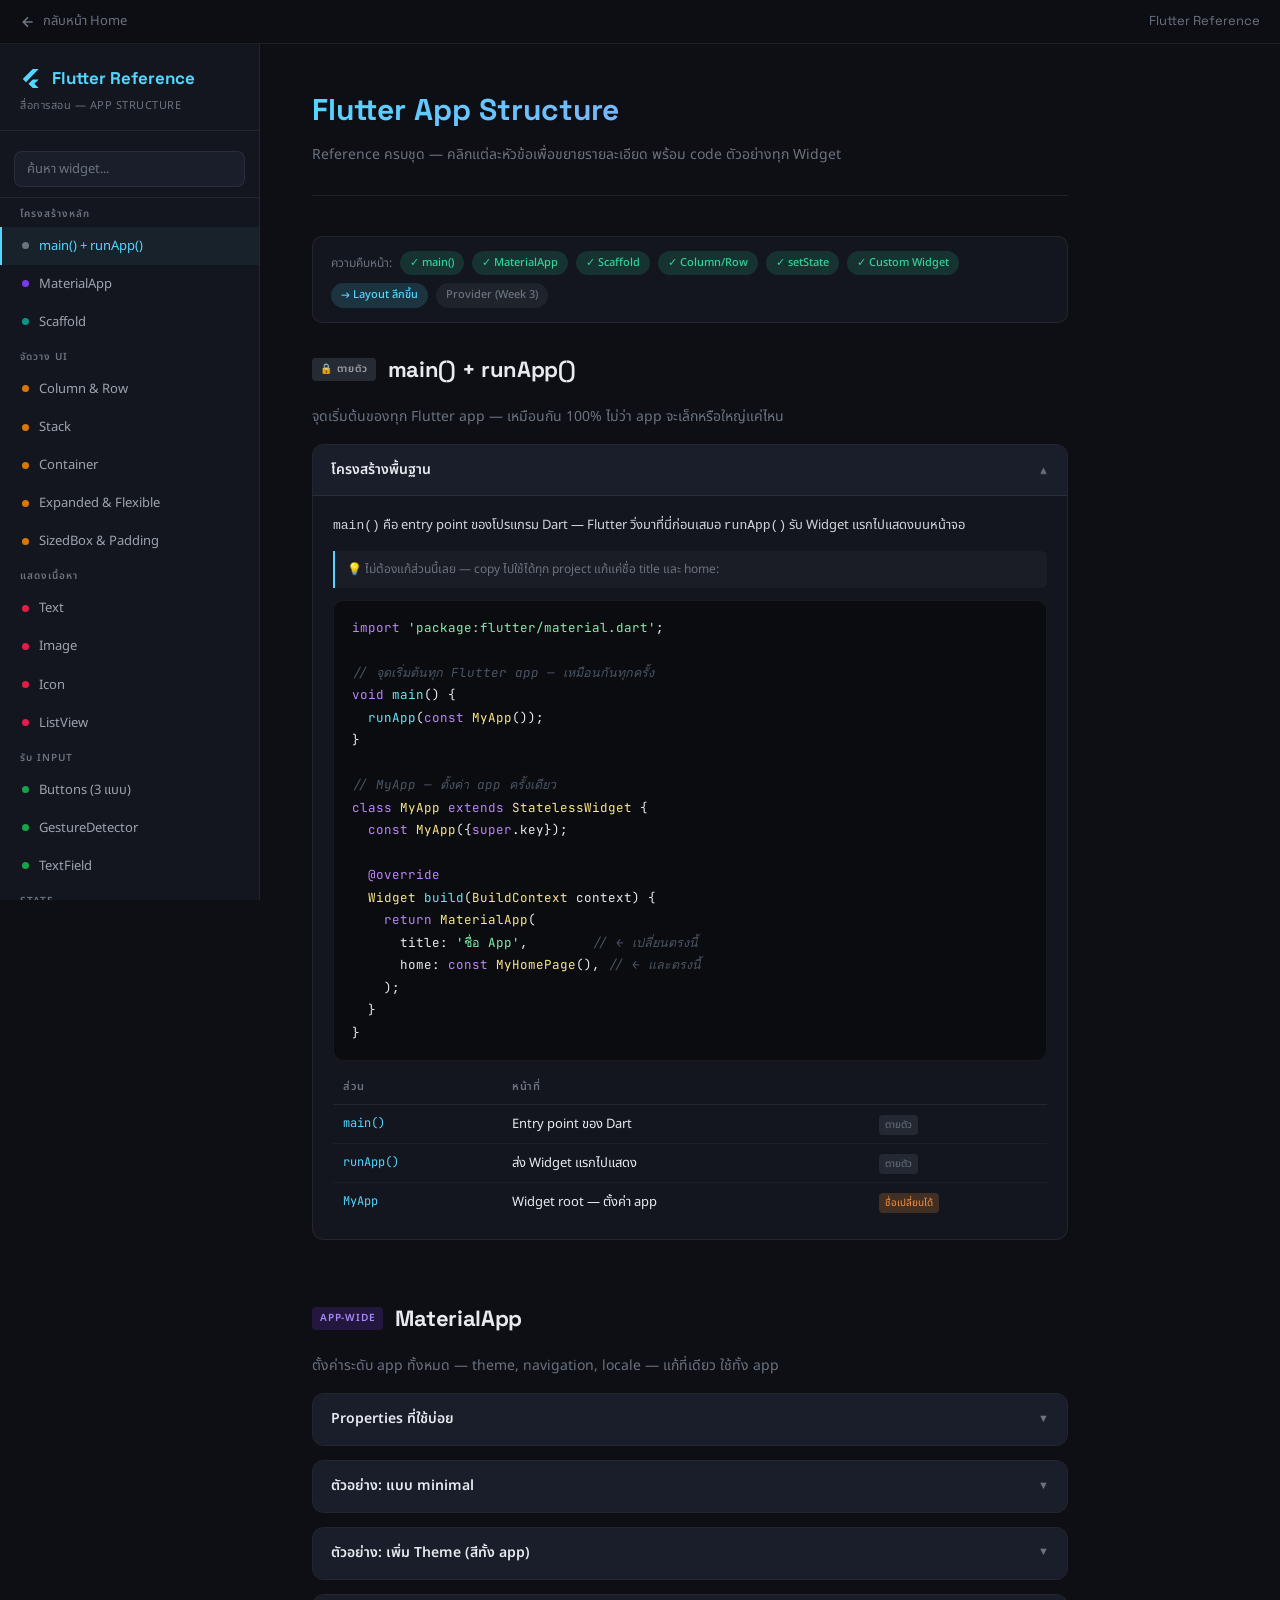
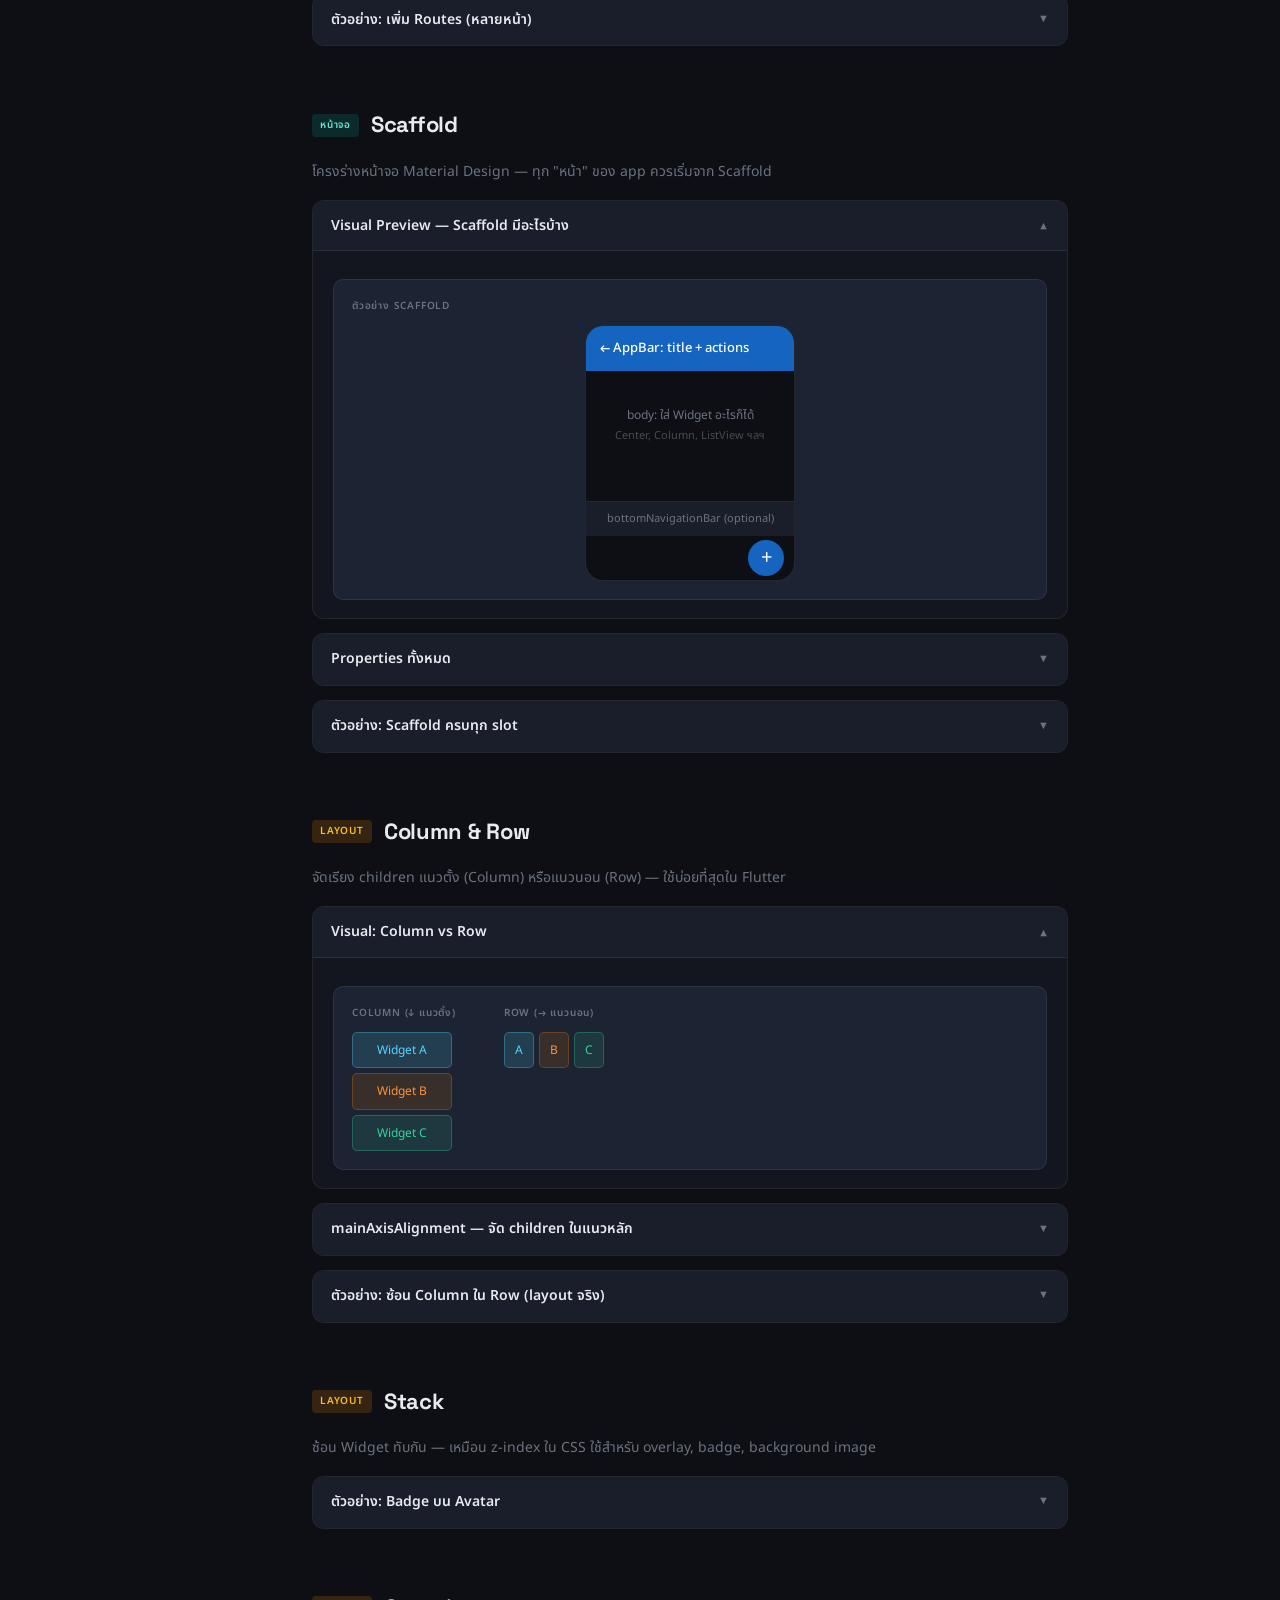
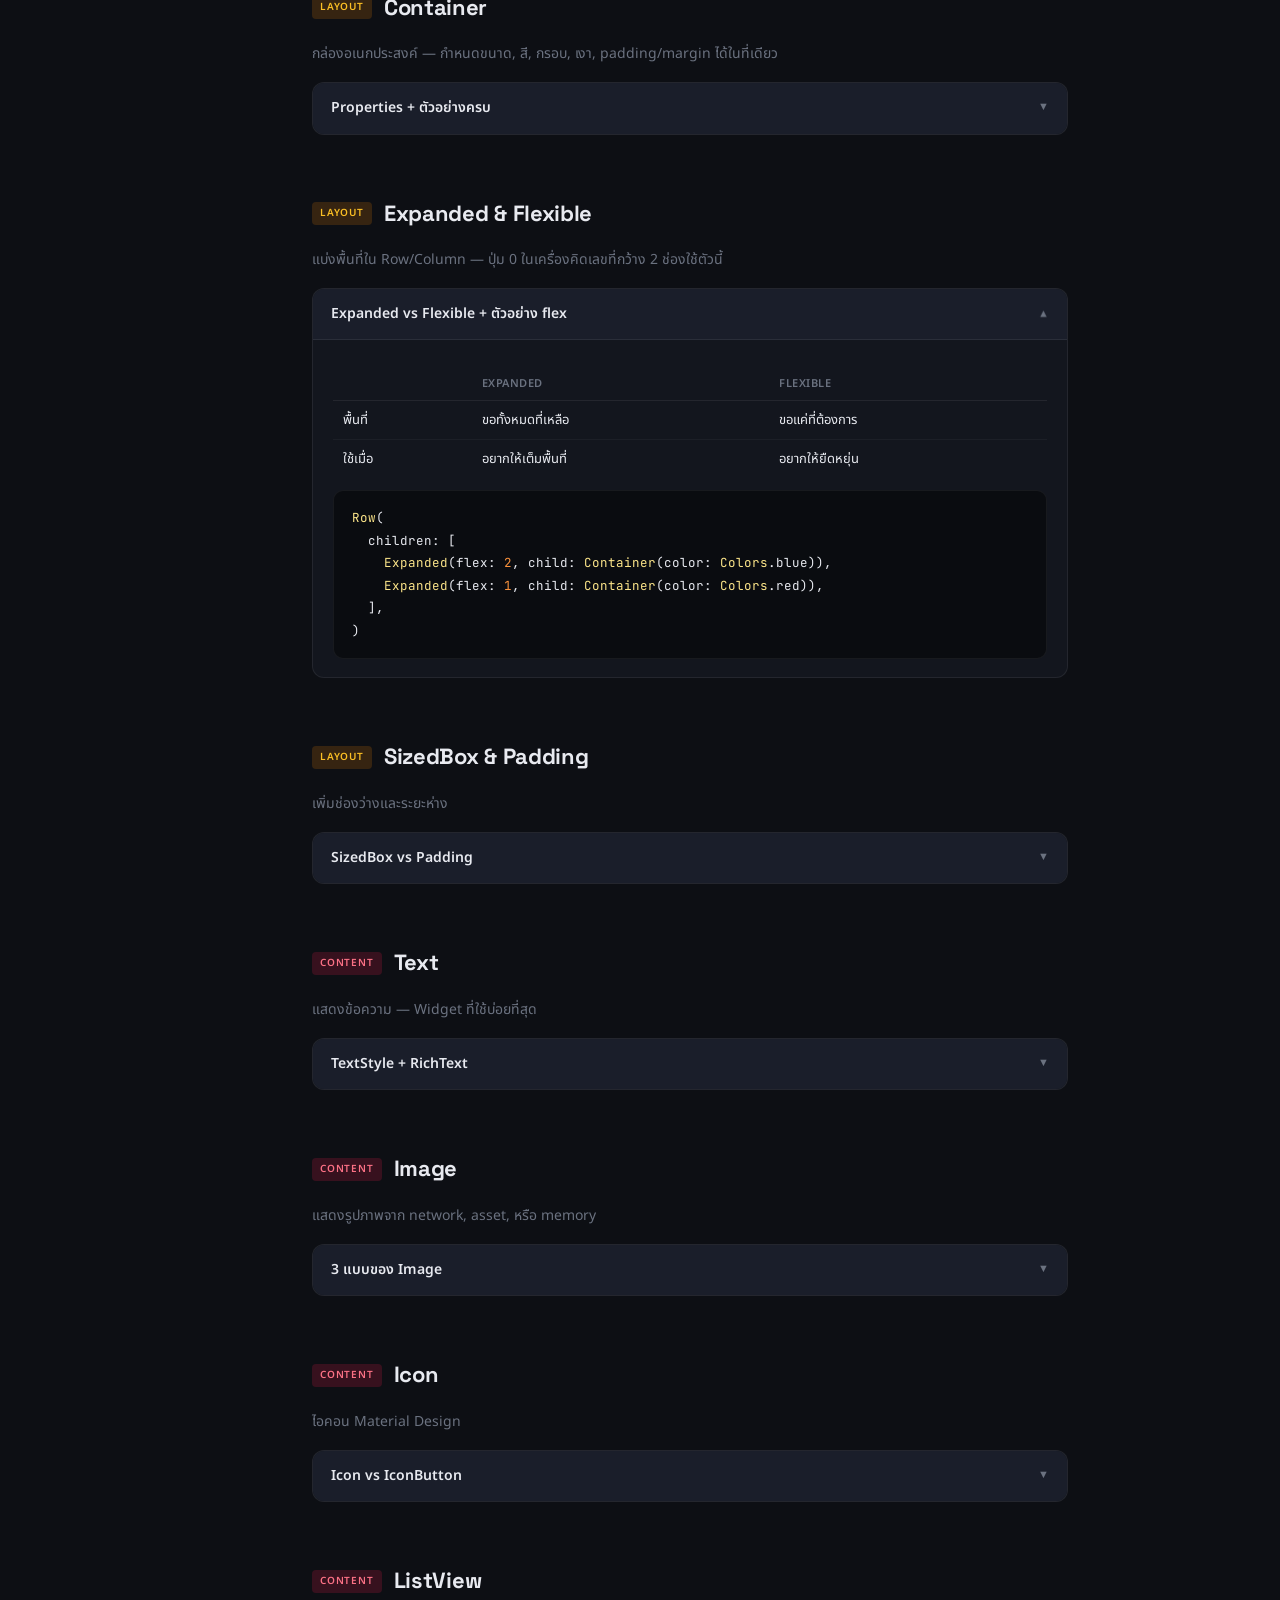
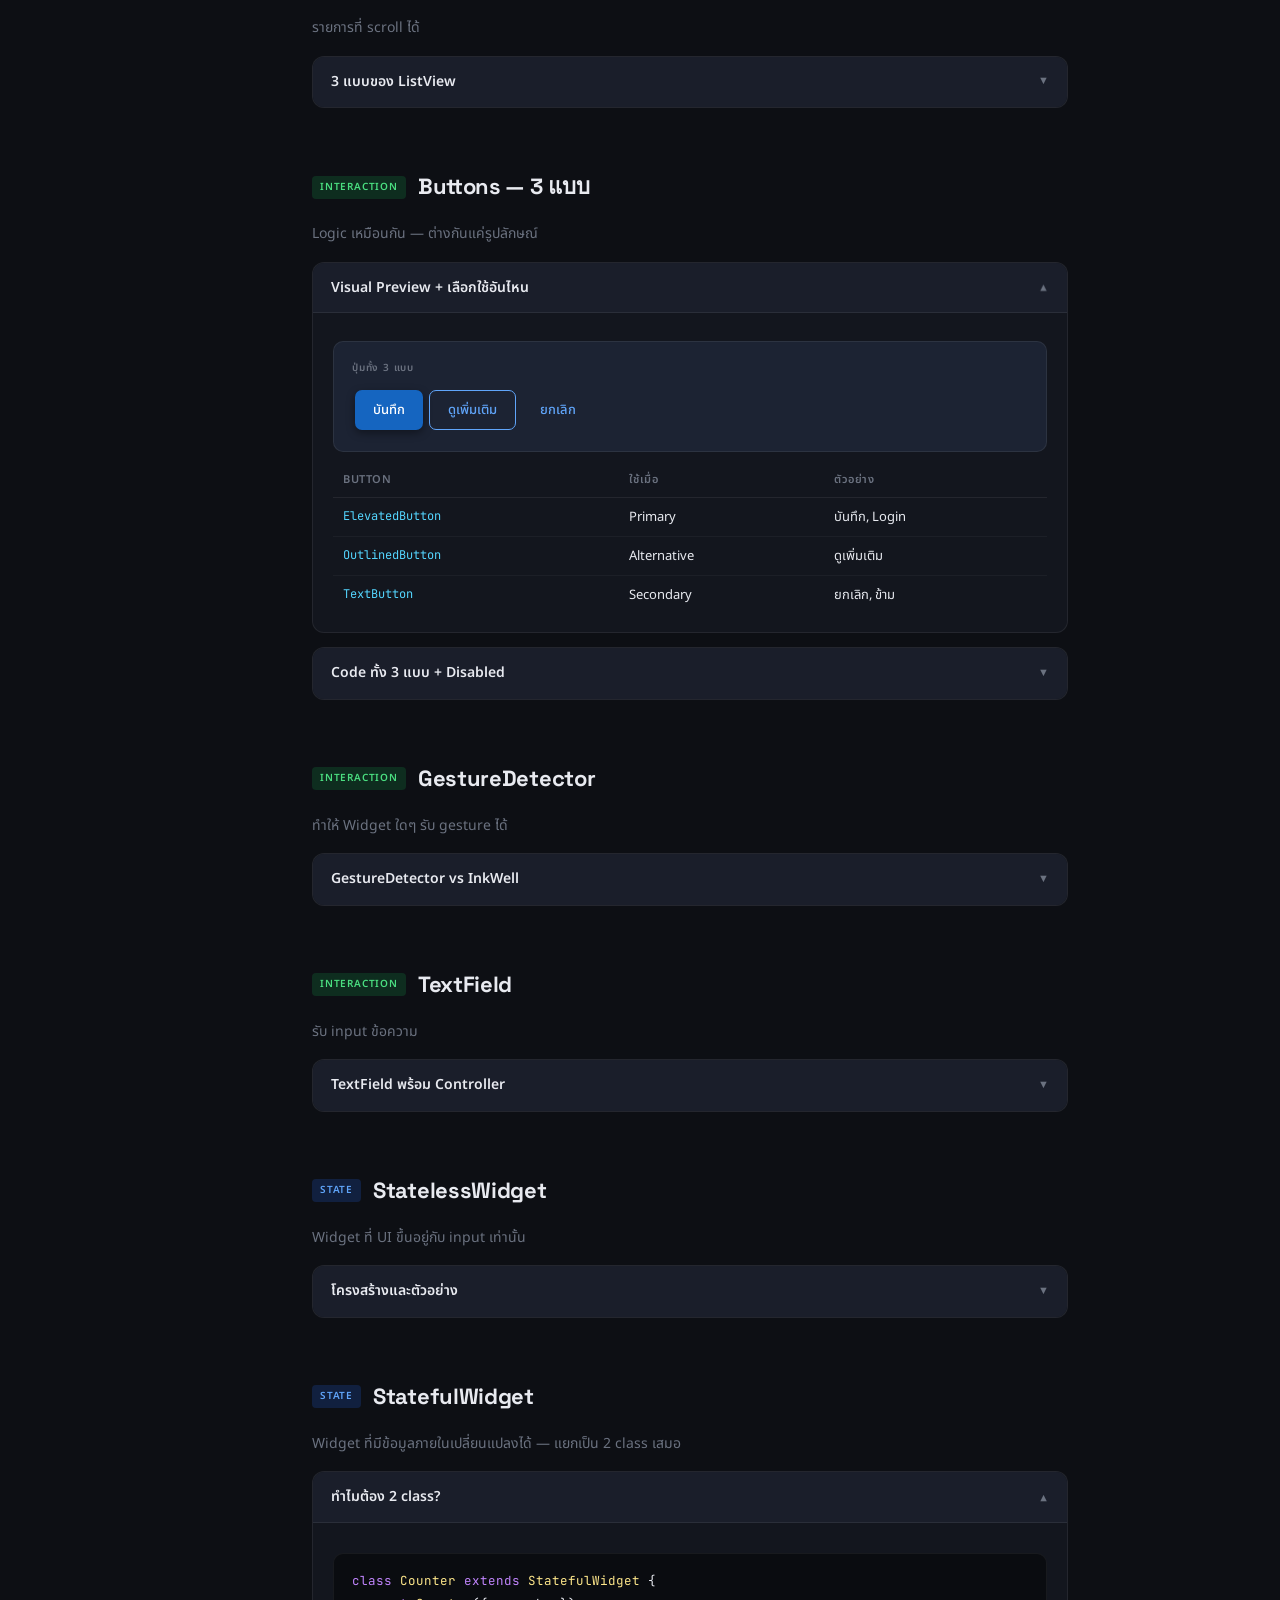
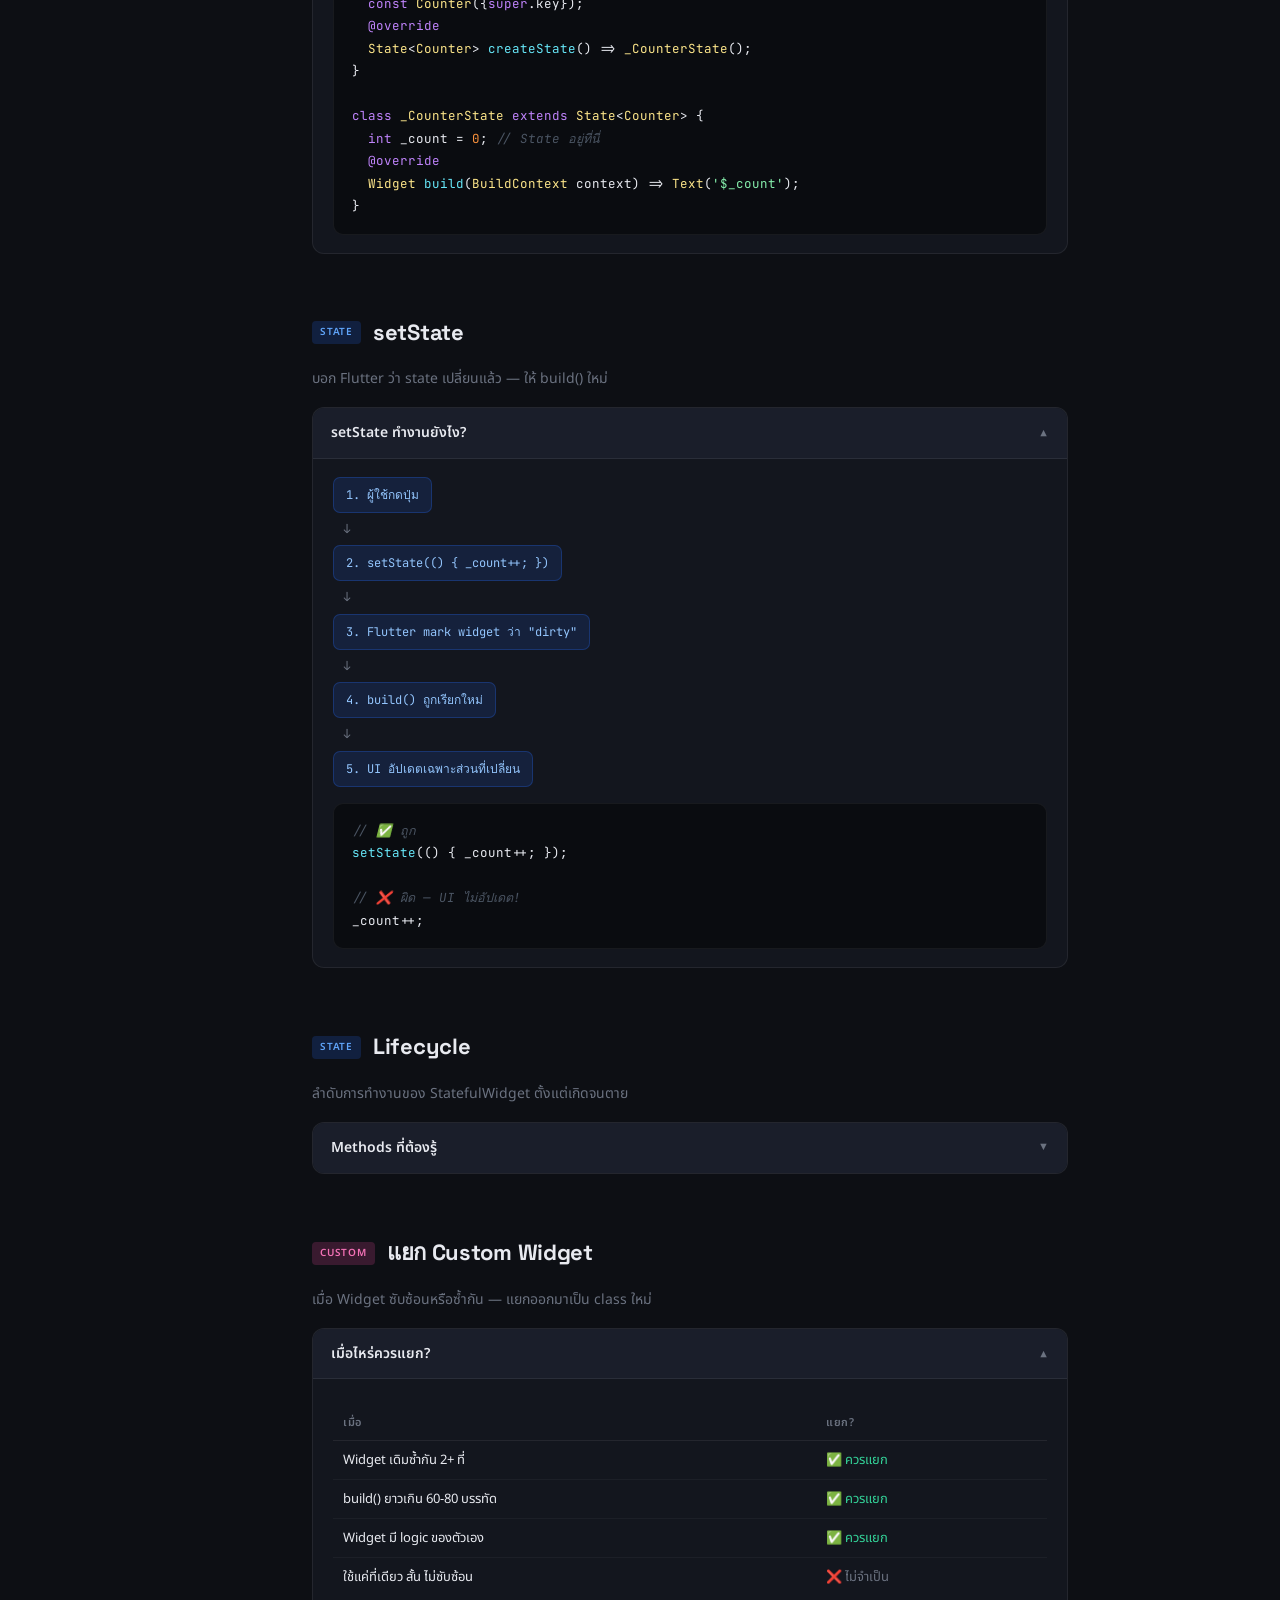
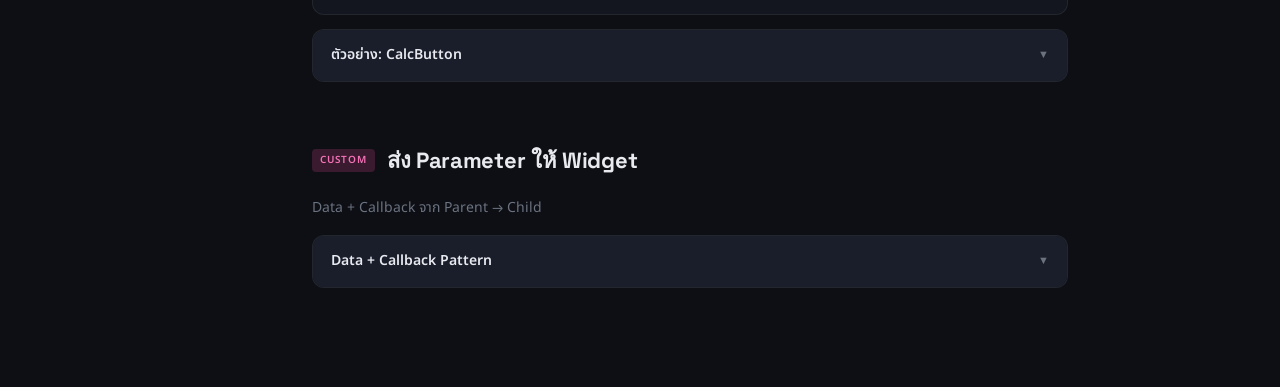
<file: reference.html>
<!DOCTYPE html>
<html lang="th">
<head>
<meta charset="UTF-8">
<meta name="viewport" content="width=device-width, initial-scale=1.0">
<title>Flutter Structure Reference</title>
<link rel="stylesheet" href="reference.css">
<link href="https://fonts.googleapis.com/css2?family=JetBrains+Mono:wght@400;600&family=Noto+Sans+Thai:wght@300;400;500;600&family=Space+Grotesk:wght@400;600;700&display=swap" rel="stylesheet">
</head>
<body>

<!-- ── Top nav back to home ── -->
<div class="home-bar">
  <a href="index.html" class="home-link">
    <svg width="16" height="16" viewBox="0 0 24 24" fill="none" stroke="currentColor" stroke-width="2.5"><path d="M19 12H5M12 19l-7-7 7-7"/></svg>
    กลับหน้า Home
  </a>
  <span class="ref-title">Flutter Reference</span>
</div>

<div class="layout">

<nav id="sidebar">
  <div class="nav-logo">
    <div class="flutter-icon">
      <svg width="22" height="22" viewBox="0 0 24 24" fill="none"><path d="M13.9 2.1L3 13l3.5 3.5L20.4 2.1h-6.5zM13.9 13.5L9.2 18.2l4.7 4.7h6.5l-4.7-4.7 4.7-4.7h-6.5z" fill="#54d6ff"/></svg>
      Flutter Reference
    </div>
    <div class="subtitle">สื่อการสอน — App Structure</div>
  </div>
  <div class="search-wrap">
    <input class="search-input" type="text" placeholder="ค้นหา widget..." id="searchInput" oninput="filterNav(this.value)">
  </div>

  <div class="nav-section-label">โครงสร้างหลัก</div>
  <a href="#main"><span class="nav-dot" style="background:#6b7280"></span>main() + runApp()</a>
  <a href="#materialapp"><span class="nav-dot" style="background:#7c3aed"></span>MaterialApp</a>
  <a href="#scaffold"><span class="nav-dot" style="background:#0d9488"></span>Scaffold</a>

  <div class="nav-section-label">จัดวาง UI</div>
  <a href="#column-row"><span class="nav-dot" style="background:#d97706"></span>Column &amp; Row</a>
  <a href="#stack"><span class="nav-dot" style="background:#d97706"></span>Stack</a>
  <a href="#container"><span class="nav-dot" style="background:#d97706"></span>Container</a>
  <a href="#expanded"><span class="nav-dot" style="background:#d97706"></span>Expanded &amp; Flexible</a>
  <a href="#sizedbox"><span class="nav-dot" style="background:#d97706"></span>SizedBox &amp; Padding</a>

  <div class="nav-section-label">แสดงเนื้อหา</div>
  <a href="#text"><span class="nav-dot" style="background:#e11d48"></span>Text</a>
  <a href="#image"><span class="nav-dot" style="background:#e11d48"></span>Image</a>
  <a href="#icon"><span class="nav-dot" style="background:#e11d48"></span>Icon</a>
  <a href="#listview"><span class="nav-dot" style="background:#e11d48"></span>ListView</a>

  <div class="nav-section-label">รับ Input</div>
  <a href="#buttons"><span class="nav-dot" style="background:#16a34a"></span>Buttons (3 แบบ)</a>
  <a href="#gesture"><span class="nav-dot" style="background:#16a34a"></span>GestureDetector</a>
  <a href="#textfield"><span class="nav-dot" style="background:#16a34a"></span>TextField</a>

  <div class="nav-section-label">State</div>
  <a href="#stateless"><span class="nav-dot" style="background:#2563eb"></span>StatelessWidget</a>
  <a href="#stateful"><span class="nav-dot" style="background:#2563eb"></span>StatefulWidget</a>
  <a href="#setstate"><span class="nav-dot" style="background:#2563eb"></span>setState</a>
  <a href="#lifecycle"><span class="nav-dot" style="background:#2563eb"></span>Lifecycle</a>

  <div class="nav-section-label">Custom Widget</div>
  <a href="#custom"><span class="nav-dot" style="background:#ec4899"></span>แยก Class</a>
  <a href="#params"><span class="nav-dot" style="background:#ec4899"></span>ส่ง Parameter</a>
</nav>

<main>
  <div class="page-header">
    <h1>Flutter App Structure</h1>
    <p>Reference ครบชุด — คลิกแต่ละหัวข้อเพื่อขยายรายละเอียด พร้อม code ตัวอย่างทุก Widget</p>
  </div>

  <div class="progress-bar">
    <span class="progress-label">ความคืบหน้า:</span>
    <span class="progress-done">✓ main()</span>
    <span class="progress-done">✓ MaterialApp</span>
    <span class="progress-done">✓ Scaffold</span>
    <span class="progress-done">✓ Column/Row</span>
    <span class="progress-done">✓ setState</span>
    <span class="progress-done">✓ Custom Widget</span>
    <span class="progress-next">→ Layout ลึกขึ้น</span>
    <span class="progress-later">Provider (Week 3)</span>
  </div>

  <!-- ═══════════ main() ═══════════ -->
  <section class="section" id="main">
    <div class="section-header">
      <span class="section-tag tag-fixed">🔒 ตายตัว</span>
      <h2>main() + runApp()</h2>
    </div>
    <p class="section-desc">จุดเริ่มต้นของทุก Flutter app — เหมือนกัน 100% ไม่ว่า app จะเล็กหรือใหญ่แค่ไหน</p>

    <div class="concept-card">
      <div class="concept-title open" onclick="toggle(this)">โครงสร้างพื้นฐาน <span class="chevron open">▼</span></div>
      <div class="concept-body open">
        <p class="concept-what"><code>main()</code> คือ entry point ของโปรแกรม Dart — Flutter วิ่งมาที่นี่ก่อนเสมอ <code>runApp()</code> รับ Widget แรกไปแสดงบนหน้าจอ</p>
        <div class="concept-when">💡 ไม่ต้องแก้ส่วนนี้เลย — copy ไปใช้ได้ทุก project แก้แค่ชื่อ title และ home:</div>
<pre><span class="kw">import</span> <span class="str">'package:flutter/material.dart'</span>;

<span class="cm">// จุดเริ่มต้นทุก Flutter app — เหมือนกันทุกครั้ง</span>
<span class="kw">void</span> <span class="fn">main</span>() {
  <span class="fn">runApp</span>(<span class="kw">const</span> <span class="cls">MyApp</span>());
}

<span class="cm">// MyApp — ตั้งค่า app ครั้งเดียว</span>
<span class="kw">class</span> <span class="cls">MyApp</span> <span class="kw">extends</span> <span class="cls">StatelessWidget</span> {
  <span class="kw">const</span> <span class="cls">MyApp</span>({<span class="kw">super</span>.key});

  <span class="kw">@override</span>
  <span class="cls">Widget</span> <span class="fn">build</span>(<span class="cls">BuildContext</span> context) {
    <span class="kw">return</span> <span class="cls">MaterialApp</span>(
      title: <span class="str">'ชื่อ App'</span>,        <span class="cm">// ← เปลี่ยนตรงนี้</span>
      home: <span class="kw">const</span> <span class="cls">MyHomePage</span>(), <span class="cm">// ← และตรงนี้</span>
    );
  }
}</pre>
        <table class="props-table">
          <tr><th>ส่วน</th><th>หน้าที่</th><th></th></tr>
          <tr><td class="prop-name">main()</td><td>Entry point ของ Dart</td><td><span class="prop-opt">ตายตัว</span></td></tr>
          <tr><td class="prop-name">runApp()</td><td>ส่ง Widget แรกไปแสดง</td><td><span class="prop-opt">ตายตัว</span></td></tr>
          <tr><td class="prop-name">MyApp</td><td>Widget root — ตั้งค่า app</td><td><span class="prop-req">ชื่อเปลี่ยนได้</span></td></tr>
        </table>
      </div>
    </div>
  </section>

  <!-- ═══════════ MaterialApp ═══════════ -->
  <section class="section" id="materialapp">
    <div class="section-header">
      <span class="section-tag tag-appwide">App-wide</span>
      <h2>MaterialApp</h2>
    </div>
    <p class="section-desc">ตั้งค่าระดับ app ทั้งหมด — theme, navigation, locale — แก้ที่เดียว ใช้ทั้ง app</p>

    <div class="concept-card">
      <div class="concept-title" onclick="toggle(this)">Properties ที่ใช้บ่อย <span class="chevron">▼</span></div>
      <div class="concept-body">
        <table class="props-table">
          <tr><th>Property</th><th>Type</th><th>หน้าที่</th></tr>
          <tr><td class="prop-name">title</td><td class="prop-type">String</td><td>ชื่อ app ใน task switcher</td></tr>
          <tr><td class="prop-name">home</td><td class="prop-type">Widget</td><td>หน้าแรก <span class="prop-req">สำคัญ</span></td></tr>
          <tr><td class="prop-name">theme</td><td class="prop-type">ThemeData</td><td>สี, font ทั้ง app <span class="prop-opt">optional</span></td></tr>
          <tr><td class="prop-name">darkTheme</td><td class="prop-type">ThemeData</td><td>theme dark mode <span class="prop-opt">optional</span></td></tr>
          <tr><td class="prop-name">routes</td><td class="prop-type">Map&lt;String,Widget&gt;</td><td>แผนที่หน้าจอทั้งหมด <span class="prop-opt">optional</span></td></tr>
          <tr><td class="prop-name">debugShowCheckedModeBanner</td><td class="prop-type">bool</td><td>ซ่อน DEBUG banner <span class="prop-opt">optional</span></td></tr>
        </table>
      </div>
    </div>

    <div class="concept-card">
      <div class="concept-title" onclick="toggle(this)">ตัวอย่าง: แบบ minimal <span class="chevron">▼</span></div>
      <div class="concept-body">
<pre><span class="cls">MaterialApp</span>(
  title: <span class="str">'My App'</span>,
  home: <span class="kw">const</span> <span class="cls">HomeScreen</span>(),
  debugShowCheckedModeBanner: <span class="kw">false</span>, <span class="cm">// ซ่อน DEBUG</span>
)</pre>
      </div>
    </div>

    <div class="concept-card">
      <div class="concept-title" onclick="toggle(this)">ตัวอย่าง: เพิ่ม Theme (สีทั้ง app) <span class="chevron">▼</span></div>
      <div class="concept-body">
        <p class="concept-what">กำหนดสีหลักครั้งเดียว — ทุก Widget ใช้สีนี้อัตโนมัติ</p>
<pre><span class="cls">MaterialApp</span>(
  title: <span class="str">'My App'</span>,
  theme: <span class="cls">ThemeData</span>(
    colorScheme: <span class="cls">ColorScheme</span>.<span class="fn">fromSeed</span>(
      seedColor: <span class="cls">Colors</span>.blue,
    ),
    useMaterial3: <span class="kw">true</span>,
  ),
  home: <span class="kw">const</span> <span class="cls">HomeScreen</span>(),
)</pre>
      </div>
    </div>

    <div class="concept-card">
      <div class="concept-title" onclick="toggle(this)">ตัวอย่าง: เพิ่ม Routes (หลายหน้า) <span class="chevron">▼</span></div>
      <div class="concept-body">
        <div class="concept-when">📌 เรียนลึกขึ้นใน Week 4 — ดูก่อนเพื่อรู้ว่ามีอยู่</div>
<pre><span class="cls">MaterialApp</span>(
  routes: {
    <span class="str">'/'</span>:         (ctx) => <span class="kw">const</span> <span class="cls">HomeScreen</span>(),
    <span class="str">'/profile'</span>:  (ctx) => <span class="kw">const</span> <span class="cls">ProfileScreen</span>(),
    <span class="str">'/settings'</span>: (ctx) => <span class="kw">const</span> <span class="cls">SettingsScreen</span>(),
  },
)

<span class="cm">// วิธี navigate ไปหน้าอื่น</span>
<span class="cls">Navigator</span>.<span class="fn">pushNamed</span>(context, <span class="str">'/profile'</span>);</pre>
      </div>
    </div>
  </section>

  <!-- ═══════════ Scaffold ═══════════ -->
  <section class="section" id="scaffold">
    <div class="section-header">
      <span class="section-tag tag-screen">หน้าจอ</span>
      <h2>Scaffold</h2>
    </div>
    <p class="section-desc">โครงร่างหน้าจอ Material Design — ทุก "หน้า" ของ app ควรเริ่มจาก Scaffold</p>

    <div class="concept-card">
      <div class="concept-title open" onclick="toggle(this)">Visual Preview — Scaffold มีอะไรบ้าง <span class="chevron open">▼</span></div>
      <div class="concept-body open">
        <div class="widget-preview">
          <div class="preview-label">ตัวอย่าง Scaffold</div>
          <div class="phone-mock">
            <div class="phone-appbar">← AppBar: title + actions</div>
            <div class="phone-body"><div style="color:#6b7280;font-size:12px;text-align:center;padding-top:20px">body: ใส่ Widget อะไรก็ได้<br><span style="font-size:11px;opacity:0.6">Center, Column, ListView ฯลฯ</span></div></div>
            <div style="background:#1a1e2a;padding:8px 12px;font-size:11px;color:#6b7280;text-align:center;border-top:1px solid rgba(255,255,255,0.05)">bottomNavigationBar (optional)</div>
            <div class="phone-fab"><div class="phone-fab-btn">+</div></div>
          </div>
        </div>
      </div>
    </div>

    <div class="concept-card">
      <div class="concept-title" onclick="toggle(this)">Properties ทั้งหมด <span class="chevron">▼</span></div>
      <div class="concept-body">
        <table class="props-table">
          <tr><th>Property</th><th>Type</th><th>หน้าที่</th></tr>
          <tr><td class="prop-name">appBar</td><td class="prop-type">AppBar?</td><td>แถบบนสุด — title, back button, actions</td></tr>
          <tr><td class="prop-name">body ⭐</td><td class="prop-type">Widget?</td><td>เนื้อหาหลัก ใส่ได้ทุกอย่าง</td></tr>
          <tr><td class="prop-name">floatingActionButton</td><td class="prop-type">Widget?</td><td>ปุ่มลอยมุมขวาล่าง</td></tr>
          <tr><td class="prop-name">bottomNavigationBar</td><td class="prop-type">Widget?</td><td>แถบ navigate ด้านล่าง</td></tr>
          <tr><td class="prop-name">drawer</td><td class="prop-type">Widget?</td><td>เมนู slide จากซ้าย</td></tr>
          <tr><td class="prop-name">backgroundColor</td><td class="prop-type">Color?</td><td>สีพื้นหลังหน้า</td></tr>
        </table>
      </div>
    </div>

    <div class="concept-card">
      <div class="concept-title" onclick="toggle(this)">ตัวอย่าง: Scaffold ครบทุก slot <span class="chevron">▼</span></div>
      <div class="concept-body">
<pre><span class="cls">Scaffold</span>(
  appBar: <span class="cls">AppBar</span>(
    title: <span class="kw">const</span> <span class="cls">Text</span>(<span class="str">'หน้าหลัก'</span>),
    actions: [
      <span class="cls">IconButton</span>(
        icon: <span class="kw">const</span> <span class="cls">Icon</span>(<span class="cls">Icons</span>.settings),
        onPressed: () {},
      ),
    ],
  ),
  body: <span class="kw">const</span> <span class="cls">Center</span>(
    child: <span class="cls">Text</span>(<span class="str">'Hello Flutter!'</span>),
  ),
  floatingActionButton: <span class="cls">FloatingActionButton</span>(
    onPressed: () {},
    child: <span class="kw">const</span> <span class="cls">Icon</span>(<span class="cls">Icons</span>.add),
  ),
)</pre>
      </div>
    </div>
  </section>

  <!-- ═══════════ Column & Row ═══════════ -->
  <section class="section" id="column-row">
    <div class="section-header">
      <span class="section-tag tag-layout">Layout</span>
      <h2>Column &amp; Row</h2>
    </div>
    <p class="section-desc">จัดเรียง children แนวตั้ง (Column) หรือแนวนอน (Row) — ใช้บ่อยที่สุดใน Flutter</p>

    <div class="concept-card">
      <div class="concept-title open" onclick="toggle(this)">Visual: Column vs Row <span class="chevron open">▼</span></div>
      <div class="concept-body open">
        <div class="widget-preview">
          <div style="display:flex;gap:48px;align-items:flex-start">
            <div><div class="preview-label">Column (↓ แนวตั้ง)</div><div class="demo-col" style="width:100px"><div class="demo-box">Widget A</div><div class="demo-box b">Widget B</div><div class="demo-box c">Widget C</div></div></div>
            <div><div class="preview-label">Row (→ แนวนอน)</div><div class="demo-row"><div class="demo-box">A</div><div class="demo-box b">B</div><div class="demo-box c">C</div></div></div>
          </div>
        </div>
      </div>
    </div>

    <div class="concept-card">
      <div class="concept-title" onclick="toggle(this)">mainAxisAlignment — จัด children ในแนวหลัก <span class="chevron">▼</span></div>
      <div class="concept-body">
        <p class="concept-what">Column: แนวหลัก = แนวตั้ง | Row: แนวหลัก = แนวนอน</p>
        <table class="props-table">
          <tr><th>ค่า</th><th>ผลลัพธ์</th></tr>
          <tr><td class="prop-name">start</td><td>ชิดต้น (default) — ชิดบน/ซ้าย</td></tr>
          <tr><td class="prop-name">center</td><td>กึ่งกลาง</td></tr>
          <tr><td class="prop-name">end</td><td>ชิดปลาย — ชิดล่าง/ขวา</td></tr>
          <tr><td class="prop-name">spaceBetween</td><td>กระจาย — ปลายสองข้างไม่มีช่องว่าง</td></tr>
          <tr><td class="prop-name">spaceAround</td><td>กระจาย — มีช่องว่างรอบทุก widget</td></tr>
          <tr><td class="prop-name">spaceEvenly</td><td>กระจายเท่ากันทุกช่อง</td></tr>
        </table>
<pre><span class="cls">Column</span>(
  mainAxisAlignment: <span class="cls">MainAxisAlignment</span>.center,
  crossAxisAlignment: <span class="cls">CrossAxisAlignment</span>.start,
  children: [
    <span class="cls">Text</span>(<span class="str">'บรรทัดที่ 1'</span>),
    <span class="cls">Text</span>(<span class="str">'บรรทัดที่ 2'</span>),
  ],
)</pre>
      </div>
    </div>

    <div class="concept-card">
      <div class="concept-title" onclick="toggle(this)">ตัวอย่าง: ซ้อน Column ใน Row (layout จริง) <span class="chevron">▼</span></div>
      <div class="concept-body">
<pre><span class="cls">Row</span>(
  children: [
    <span class="kw">const</span> <span class="cls">CircleAvatar</span>(radius: <span class="num">24</span>),
    <span class="kw">const</span> <span class="cls">SizedBox</span>(width: <span class="num">12</span>),
    <span class="cls">Column</span>(
      crossAxisAlignment: <span class="cls">CrossAxisAlignment</span>.start,
      children: [
        <span class="cls">Text</span>(<span class="str">'Alice'</span>,
          style: <span class="cls">TextStyle</span>(fontWeight: <span class="cls">FontWeight</span>.bold)),
        <span class="cls">Text</span>(<span class="str">'นักศึกษา'</span>,
          style: <span class="cls">TextStyle</span>(color: <span class="cls">Colors</span>.grey)),
      ],
    ),
  ],
)</pre>
      </div>
    </div>
  </section>

  <!-- ═══════════ Stack ═══════════ -->
  <section class="section" id="stack">
    <div class="section-header">
      <span class="section-tag tag-layout">Layout</span>
      <h2>Stack</h2>
    </div>
    <p class="section-desc">ซ้อน Widget ทับกัน — เหมือน z-index ใน CSS ใช้สำหรับ overlay, badge, background image</p>

    <div class="concept-card">
      <div class="concept-title" onclick="toggle(this)">ตัวอย่าง: Badge บน Avatar <span class="chevron">▼</span></div>
      <div class="concept-body">
<pre><span class="cls">Stack</span>(
  children: [
    <span class="kw">const</span> <span class="cls">CircleAvatar</span>(radius: <span class="num">30</span>),
    <span class="cls">Positioned</span>(
      right: <span class="num">0</span>, bottom: <span class="num">0</span>,
      child: <span class="cls">Container</span>(
        width: <span class="num">14</span>, height: <span class="num">14</span>,
        decoration: <span class="cls">BoxDecoration</span>(
          color: <span class="cls">Colors</span>.green,
          shape: <span class="cls">BoxShape</span>.circle,
          border: <span class="cls">Border</span>.<span class="fn">all</span>(
            color: <span class="cls">Colors</span>.white, width: <span class="num">2</span>),
        ),
      ),
    ),
  ],
)</pre>
        <div class="concept-when">💡 <code>Positioned</code> ใช้กำหนดตำแหน่ง child ใน Stack ด้วย top/bottom/left/right</div>
      </div>
    </div>
  </section>

  <!-- ═══════════ Container ═══════════ -->
  <section class="section" id="container">
    <div class="section-header">
      <span class="section-tag tag-layout">Layout</span>
      <h2>Container</h2>
    </div>
    <p class="section-desc">กล่องอเนกประสงค์ — กำหนดขนาด, สี, กรอบ, เงา, padding/margin ได้ในที่เดียว</p>

    <div class="concept-card">
      <div class="concept-title" onclick="toggle(this)">Properties + ตัวอย่างครบ <span class="chevron">▼</span></div>
      <div class="concept-body">
        <table class="props-table">
          <tr><th>Property</th><th>Type</th><th>หน้าที่</th></tr>
          <tr><td class="prop-name">width / height</td><td class="prop-type">double?</td><td>กำหนดขนาด</td></tr>
          <tr><td class="prop-name">padding</td><td class="prop-type">EdgeInsets</td><td>ระยะห่างข้างใน</td></tr>
          <tr><td class="prop-name">margin</td><td class="prop-type">EdgeInsets</td><td>ระยะห่างข้างนอก</td></tr>
          <tr><td class="prop-name">color</td><td class="prop-type">Color?</td><td>สีพื้นหลัง (ถ้าไม่มี decoration)</td></tr>
          <tr><td class="prop-name">decoration</td><td class="prop-type">BoxDecoration?</td><td>สี + กรอบ + เงา + borderRadius</td></tr>
          <tr><td class="prop-name">alignment</td><td class="prop-type">Alignment?</td><td>จัด child ภายใน</td></tr>
        </table>
<pre><span class="cls">Container</span>(
  width: <span class="num">200</span>, height: <span class="num">100</span>,
  padding: <span class="kw">const</span> <span class="cls">EdgeInsets</span>.all(<span class="num">16</span>),
  margin: <span class="kw">const</span> <span class="cls">EdgeInsets</span>.only(top: <span class="num">8</span>),
  decoration: <span class="cls">BoxDecoration</span>(
    color: <span class="cls">Colors</span>.blue.shade50,
    borderRadius: <span class="cls">BorderRadius</span>.<span class="fn">circular</span>(<span class="num">12</span>),
    border: <span class="cls">Border</span>.<span class="fn">all</span>(color: <span class="cls">Colors</span>.blue),
    boxShadow: [
      <span class="cls">BoxShadow</span>(
        color: <span class="cls">Colors</span>.black26,
        blurRadius: <span class="num">8</span>,
        offset: <span class="cls">Offset</span>(<span class="num">0</span>, <span class="num">4</span>),
      ),
    ],
  ),
  child: <span class="kw">const</span> <span class="cls">Text</span>(<span class="str">'Hello!'</span>),
)</pre>
      </div>
    </div>
  </section>

  <!-- ═══════════ Expanded ═══════════ -->
  <section class="section" id="expanded">
    <div class="section-header">
      <span class="section-tag tag-layout">Layout</span>
      <h2>Expanded &amp; Flexible</h2>
    </div>
    <p class="section-desc">แบ่งพื้นที่ใน Row/Column — ปุ่ม 0 ในเครื่องคิดเลขที่กว้าง 2 ช่องใช้ตัวนี้</p>

    <div class="concept-card">
      <div class="concept-title open" onclick="toggle(this)">Expanded vs Flexible + ตัวอย่าง flex <span class="chevron open">▼</span></div>
      <div class="concept-body open">
        <table class="props-table">
          <tr><th></th><th>Expanded</th><th>Flexible</th></tr>
          <tr><td>พื้นที่</td><td>ขอทั้งหมดที่เหลือ</td><td>ขอแค่ที่ต้องการ</td></tr>
          <tr><td>ใช้เมื่อ</td><td>อยากให้เต็มพื้นที่</td><td>อยากให้ยืดหยุ่น</td></tr>
        </table>
<pre><span class="cls">Row</span>(
  children: [
    <span class="cls">Expanded</span>(flex: <span class="num">2</span>, child: <span class="cls">Container</span>(color: <span class="cls">Colors</span>.blue)),
    <span class="cls">Expanded</span>(flex: <span class="num">1</span>, child: <span class="cls">Container</span>(color: <span class="cls">Colors</span>.red)),
  ],
)</pre>
      </div>
    </div>
  </section>

  <!-- ═══════════ SizedBox ═══════════ -->
  <section class="section" id="sizedbox">
    <div class="section-header">
      <span class="section-tag tag-layout">Layout</span>
      <h2>SizedBox &amp; Padding</h2>
    </div>
    <p class="section-desc">เพิ่มช่องว่างและระยะห่าง</p>
    <div class="concept-card">
      <div class="concept-title" onclick="toggle(this)">SizedBox vs Padding <span class="chevron">▼</span></div>
      <div class="concept-body">
<pre><span class="cls">Column</span>(children: [
  <span class="cls">Text</span>(<span class="str">'ข้อความแรก'</span>),
  <span class="kw">const</span> <span class="cls">SizedBox</span>(height: <span class="num">16</span>),
  <span class="cls">Text</span>(<span class="str">'ข้อความที่สอง'</span>),
])

<span class="cls">Padding</span>(
  padding: <span class="kw">const</span> <span class="cls">EdgeInsets</span>.symmetric(horizontal: <span class="num">16</span>),
  child: <span class="cls">Text</span>(<span class="str">'ข้อความมี padding'</span>),
)</pre>
      </div>
    </div>
  </section>

  <!-- ═══════════ Text ═══════════ -->
  <section class="section" id="text">
    <div class="section-header">
      <span class="section-tag tag-content">Content</span>
      <h2>Text</h2>
    </div>
    <p class="section-desc">แสดงข้อความ — Widget ที่ใช้บ่อยที่สุด</p>
    <div class="concept-card">
      <div class="concept-title" onclick="toggle(this)">TextStyle + RichText <span class="chevron">▼</span></div>
      <div class="concept-body">
<pre><span class="cls">Text</span>(
  <span class="str">'ข้อความตัวอย่าง'</span>,
  style: <span class="cls">TextStyle</span>(
    fontSize: <span class="num">24</span>,
    fontWeight: <span class="cls">FontWeight</span>.bold,
    color: <span class="cls">Colors</span>.blue,
  ),
  maxLines: <span class="num">2</span>,
  overflow: <span class="cls">TextOverflow</span>.ellipsis,
)

<span class="cls">Text</span>.<span class="fn">rich</span>(<span class="cls">TextSpan</span>(children: [
  <span class="cls">TextSpan</span>(text: <span class="str">'ปกติ '</span>),
  <span class="cls">TextSpan</span>(text: <span class="str">'หนา'</span>,
    style: <span class="cls">TextStyle</span>(fontWeight: <span class="cls">FontWeight</span>.bold)),
]))</pre>
      </div>
    </div>
  </section>

  <!-- ═══════════ Image ═══════════ -->
  <section class="section" id="image">
    <div class="section-header">
      <span class="section-tag tag-content">Content</span>
      <h2>Image</h2>
    </div>
    <p class="section-desc">แสดงรูปภาพจาก network, asset, หรือ memory</p>
    <div class="concept-card">
      <div class="concept-title" onclick="toggle(this)">3 แบบของ Image <span class="chevron">▼</span></div>
      <div class="concept-body">
<pre><span class="cls">Image</span>.<span class="fn">network</span>(<span class="str">'https://example.com/photo.jpg'</span>, fit: <span class="cls">BoxFit</span>.cover)
<span class="cls">Image</span>.<span class="fn">asset</span>(<span class="str">'assets/images/logo.png'</span>)
<span class="cls">CircleAvatar</span>(radius: <span class="num">40</span>, backgroundImage: <span class="cls">NetworkImage</span>(<span class="str">'https://...'</span>))</pre>
      </div>
    </div>
  </section>

  <!-- ═══════════ Icon ═══════════ -->
  <section class="section" id="icon">
    <div class="section-header">
      <span class="section-tag tag-content">Content</span>
      <h2>Icon</h2>
    </div>
    <p class="section-desc">ไอคอน Material Design</p>
    <div class="concept-card">
      <div class="concept-title" onclick="toggle(this)">Icon vs IconButton <span class="chevron">▼</span></div>
      <div class="concept-body">
<pre><span class="cls">Icon</span>(<span class="cls">Icons</span>.favorite, color: <span class="cls">Colors</span>.red, size: <span class="num">32</span>)

<span class="cls">IconButton</span>(icon: <span class="kw">const</span> <span class="cls">Icon</span>(<span class="cls">Icons</span>.share), onPressed: () {})</pre>
      </div>
    </div>
  </section>

  <!-- ═══════════ ListView ═══════════ -->
  <section class="section" id="listview">
    <div class="section-header">
      <span class="section-tag tag-content">Content</span>
      <h2>ListView</h2>
    </div>
    <p class="section-desc">รายการที่ scroll ได้</p>
    <div class="concept-card">
      <div class="concept-title" onclick="toggle(this)">3 แบบของ ListView <span class="chevron">▼</span></div>
      <div class="concept-body">
<pre><span class="cm">// 1. Fixed list</span>
<span class="cls">ListView</span>(children: [<span class="cls">ListTile</span>(title: <span class="cls">Text</span>(<span class="str">'Item 1'</span>))])

<span class="cm">// 2. Dynamic — ประหยัด memory</span>
<span class="cls">ListView</span>.<span class="fn">builder</span>(
  itemCount: students.length,
  itemBuilder: (ctx, i) => <span class="cls">ListTile</span>(title: <span class="cls">Text</span>(students[i].name)),
)

<span class="cm">// 3. มีเส้นคั่น</span>
<span class="cls">ListView</span>.<span class="fn">separated</span>(
  itemCount: items.length,
  itemBuilder: (ctx, i) => <span class="cls">Text</span>(items[i]),
  separatorBuilder: (ctx, i) => <span class="kw">const</span> <span class="cls">Divider</span>(),
)</pre>
      </div>
    </div>
  </section>

  <!-- ═══════════ Buttons ═══════════ -->
  <section class="section" id="buttons">
    <div class="section-header">
      <span class="section-tag tag-interact">Interaction</span>
      <h2>Buttons — 3 แบบ</h2>
    </div>
    <p class="section-desc">Logic เหมือนกัน — ต่างกันแค่รูปลักษณ์</p>
    <div class="concept-card">
      <div class="concept-title open" onclick="toggle(this)">Visual Preview + เลือกใช้อันไหน <span class="chevron open">▼</span></div>
      <div class="concept-body open">
        <div class="widget-preview">
          <div class="preview-label">ปุ่มทั้ง 3 แบบ</div>
          <div><span class="btn-el">บันทึก</span><span class="btn-ol">ดูเพิ่มเติม</span><span class="btn-tx">ยกเลิก</span></div>
        </div>
        <table class="props-table" style="margin-top:12px">
          <tr><th>Button</th><th>ใช้เมื่อ</th><th>ตัวอย่าง</th></tr>
          <tr><td class="prop-name">ElevatedButton</td><td>Primary</td><td>บันทึก, Login</td></tr>
          <tr><td class="prop-name">OutlinedButton</td><td>Alternative</td><td>ดูเพิ่มเติม</td></tr>
          <tr><td class="prop-name">TextButton</td><td>Secondary</td><td>ยกเลิก, ข้าม</td></tr>
        </table>
      </div>
    </div>
    <div class="concept-card">
      <div class="concept-title" onclick="toggle(this)">Code ทั้ง 3 แบบ + Disabled <span class="chevron">▼</span></div>
      <div class="concept-body">
<pre><span class="cls">ElevatedButton</span>(onPressed: () {}, child: <span class="kw">const</span> <span class="cls">Text</span>(<span class="str">'บันทึก'</span>))
<span class="cls">OutlinedButton</span>(onPressed: () {}, child: <span class="kw">const</span> <span class="cls">Text</span>(<span class="str">'ดูเพิ่มเติม'</span>))
<span class="cls">TextButton</span>(onPressed: () {}, child: <span class="kw">const</span> <span class="cls">Text</span>(<span class="str">'ยกเลิก'</span>))

<span class="cm">// Disabled — ส่ง null</span>
<span class="cls">ElevatedButton</span>(onPressed: <span class="kw">null</span>, child: <span class="kw">const</span> <span class="cls">Text</span>(<span class="str">'ไม่สามารถกดได้'</span>))</pre>
      </div>
    </div>
  </section>

  <!-- ═══════════ GestureDetector ═══════════ -->
  <section class="section" id="gesture">
    <div class="section-header">
      <span class="section-tag tag-interact">Interaction</span>
      <h2>GestureDetector</h2>
    </div>
    <p class="section-desc">ทำให้ Widget ใดๆ รับ gesture ได้</p>
    <div class="concept-card">
      <div class="concept-title" onclick="toggle(this)">GestureDetector vs InkWell <span class="chevron">▼</span></div>
      <div class="concept-body">
<pre><span class="cls">GestureDetector</span>(
  onTap: () {}, onDoubleTap: () {}, onLongPress: () {},
  child: <span class="cls">Container</span>(width: <span class="num">100</span>, height: <span class="num">100</span>, color: <span class="cls">Colors</span>.blue),
)

<span class="cls">InkWell</span>( <span class="cm">// มี ripple effect</span>
  onTap: () {},
  child: <span class="cls">Padding</span>(
    padding: <span class="kw">const</span> <span class="cls">EdgeInsets</span>.all(<span class="num">16</span>),
    child: <span class="kw">const</span> <span class="cls">Text</span>(<span class="str">'กดที่นี่'</span>),
  ),
)</pre>
      </div>
    </div>
  </section>

  <!-- ═══════════ TextField ═══════════ -->
  <section class="section" id="textfield">
    <div class="section-header">
      <span class="section-tag tag-interact">Interaction</span>
      <h2>TextField</h2>
    </div>
    <p class="section-desc">รับ input ข้อความ</p>
    <div class="concept-card">
      <div class="concept-title" onclick="toggle(this)">TextField พร้อม Controller <span class="chevron">▼</span></div>
      <div class="concept-body">
<pre><span class="kw">class</span> <span class="cls">_MyState</span> <span class="kw">extends</span> <span class="cls">State</span>&lt;<span class="cls">MyWidget</span>&gt; {
  <span class="kw">final</span> _controller = <span class="cls">TextEditingController</span>();

  <span class="kw">@override</span>
  <span class="kw">void</span> <span class="fn">dispose</span>() { _controller.<span class="fn">dispose</span>(); <span class="kw">super</span>.<span class="fn">dispose</span>(); }

  <span class="kw">@override</span>
  <span class="cls">Widget</span> <span class="fn">build</span>(<span class="cls">BuildContext</span> context) => <span class="cls">Column</span>(children: [
    <span class="cls">TextField</span>(
      controller: _controller,
      decoration: <span class="kw">const</span> <span class="cls">InputDecoration</span>(
        labelText: <span class="str">'ชื่อ'</span>, border: <span class="cls">OutlineInputBorder</span>()),
    ),
    <span class="cls">ElevatedButton</span>(
      onPressed: () => <span class="fn">print</span>(_controller.text),
      child: <span class="kw">const</span> <span class="cls">Text</span>(<span class="str">'บันทึก'</span>),
    ),
  ]);
}</pre>
      </div>
    </div>
  </section>

  <!-- ═══════════ StatelessWidget ═══════════ -->
  <section class="section" id="stateless">
    <div class="section-header">
      <span class="section-tag tag-state">State</span>
      <h2>StatelessWidget</h2>
    </div>
    <p class="section-desc">Widget ที่ UI ขึ้นอยู่กับ input เท่านั้น</p>
    <div class="concept-card">
      <div class="concept-title" onclick="toggle(this)">โครงสร้างและตัวอย่าง <span class="chevron">▼</span></div>
      <div class="concept-body">
<pre><span class="kw">class</span> <span class="cls">StudentCard</span> <span class="kw">extends</span> <span class="cls">StatelessWidget</span> {
  <span class="kw">final</span> <span class="cls">String</span> name;
  <span class="kw">final</span> <span class="kw">int</span> score;
  <span class="kw">const</span> <span class="cls">StudentCard</span>({<span class="kw">super</span>.key, <span class="kw">required</span> <span class="kw">this</span>.name, <span class="kw">required</span> <span class="kw">this</span>.score});

  <span class="kw">@override</span>
  <span class="cls">Widget</span> <span class="fn">build</span>(<span class="cls">BuildContext</span> context) =>
    <span class="cls">Card</span>(child: <span class="cls">ListTile</span>(title: <span class="cls">Text</span>(name), trailing: <span class="cls">Text</span>(<span class="str">'$score'</span>)));
}</pre>
      </div>
    </div>
  </section>

  <!-- ═══════════ StatefulWidget ═══════════ -->
  <section class="section" id="stateful">
    <div class="section-header">
      <span class="section-tag tag-state">State</span>
      <h2>StatefulWidget</h2>
    </div>
    <p class="section-desc">Widget ที่มีข้อมูลภายในเปลี่ยนแปลงได้ — แยกเป็น 2 class เสมอ</p>
    <div class="concept-card">
      <div class="concept-title open" onclick="toggle(this)">ทำไมต้อง 2 class? <span class="chevron open">▼</span></div>
      <div class="concept-body open">
<pre><span class="kw">class</span> <span class="cls">Counter</span> <span class="kw">extends</span> <span class="cls">StatefulWidget</span> {
  <span class="kw">const</span> <span class="cls">Counter</span>({<span class="kw">super</span>.key});
  <span class="kw">@override</span>
  <span class="cls">State</span>&lt;<span class="cls">Counter</span>&gt; <span class="fn">createState</span>() => <span class="cls">_CounterState</span>();
}

<span class="kw">class</span> <span class="cls">_CounterState</span> <span class="kw">extends</span> <span class="cls">State</span>&lt;<span class="cls">Counter</span>&gt; {
  <span class="kw">int</span> _count = <span class="num">0</span>; <span class="cm">// State อยู่ที่นี่</span>
  <span class="kw">@override</span>
  <span class="cls">Widget</span> <span class="fn">build</span>(<span class="cls">BuildContext</span> context) => <span class="cls">Text</span>(<span class="str">'$_count'</span>);
}</pre>
      </div>
    </div>
  </section>

  <!-- ═══════════ setState ═══════════ -->
  <section class="section" id="setstate">
    <div class="section-header">
      <span class="section-tag tag-state">State</span>
      <h2>setState</h2>
    </div>
    <p class="section-desc">บอก Flutter ว่า state เปลี่ยนแล้ว — ให้ build() ใหม่</p>
    <div class="concept-card">
      <div class="concept-title open" onclick="toggle(this)">setState ทำงานยังไง? <span class="chevron open">▼</span></div>
      <div class="concept-body open">
        <div class="state-flow" style="margin-bottom:16px">
          <div><span class="state-box">1. ผู้ใช้กดปุ่ม</span></div>
          <div class="state-arrow">↓</div>
          <div><span class="state-box">2. setState(() { _count++; })</span></div>
          <div class="state-arrow">↓</div>
          <div><span class="state-box">3. Flutter mark widget ว่า "dirty"</span></div>
          <div class="state-arrow">↓</div>
          <div><span class="state-box">4. build() ถูกเรียกใหม่</span></div>
          <div class="state-arrow">↓</div>
          <div><span class="state-box">5. UI อัปเดตเฉพาะส่วนที่เปลี่ยน</span></div>
        </div>
<pre><span class="cm">// ✅ ถูก</span>
<span class="fn">setState</span>(() { _count++; });

<span class="cm">// ❌ ผิด — UI ไม่อัปเดต!</span>
_count++;</pre>
      </div>
    </div>
  </section>

  <!-- ═══════════ Lifecycle ═══════════ -->
  <section class="section" id="lifecycle">
    <div class="section-header">
      <span class="section-tag tag-state">State</span>
      <h2>Lifecycle</h2>
    </div>
    <p class="section-desc">ลำดับการทำงานของ StatefulWidget ตั้งแต่เกิดจนตาย</p>
    <div class="concept-card">
      <div class="concept-title" onclick="toggle(this)">Methods ที่ต้องรู้ <span class="chevron">▼</span></div>
      <div class="concept-body">
<pre><span class="kw">@override</span>
<span class="kw">void</span> <span class="fn">initState</span>() {
  <span class="kw">super</span>.<span class="fn">initState</span>(); <span class="cm">// super ก่อนเสมอ</span>
  <span class="fn">loadData</span>();
}

<span class="kw">@override</span>
<span class="cls">Widget</span> <span class="fn">build</span>(<span class="cls">BuildContext</span> context) => <span class="cls">Text</span>(<span class="str">'Hello'</span>);

<span class="kw">@override</span>
<span class="kw">void</span> <span class="fn">dispose</span>() {
  _controller.<span class="fn">dispose</span>();
  <span class="kw">super</span>.<span class="fn">dispose</span>(); <span class="cm">// super หลังเสมอ</span>
}</pre>
        <div class="concept-when">💡 initState: super ก่อน | dispose: super หลัง — จำกลับกัน</div>
      </div>
    </div>
  </section>

  <!-- ═══════════ Custom Widget ═══════════ -->
  <section class="section" id="custom">
    <div class="section-header">
      <span class="section-tag tag-custom">Custom</span>
      <h2>แยก Custom Widget</h2>
    </div>
    <p class="section-desc">เมื่อ Widget ซับซ้อนหรือซ้ำกัน — แยกออกมาเป็น class ใหม่</p>
    <div class="concept-card">
      <div class="concept-title open" onclick="toggle(this)">เมื่อไหร่ควรแยก? <span class="chevron open">▼</span></div>
      <div class="concept-body open">
        <table class="props-table">
          <tr><th>เมื่อ</th><th>แยก?</th></tr>
          <tr><td>Widget เดิมซ้ำกัน 2+ ที่</td><td style="color:var(--accent3)">✅ ควรแยก</td></tr>
          <tr><td>build() ยาวเกิน 60-80 บรรทัด</td><td style="color:var(--accent3)">✅ ควรแยก</td></tr>
          <tr><td>Widget มี logic ของตัวเอง</td><td style="color:var(--accent3)">✅ ควรแยก</td></tr>
          <tr><td>ใช้แค่ที่เดียว สั้น ไม่ซับซ้อน</td><td style="color:var(--muted)">❌ ไม่จำเป็น</td></tr>
        </table>
      </div>
    </div>
    <div class="concept-card">
      <div class="concept-title" onclick="toggle(this)">ตัวอย่าง: CalcButton <span class="chevron">▼</span></div>
      <div class="concept-body">
<pre><span class="kw">class</span> <span class="cls">CalcButton</span> <span class="kw">extends</span> <span class="cls">StatelessWidget</span> {
  <span class="kw">final</span> <span class="cls">String</span> label;
  <span class="kw">final</span> <span class="cls">VoidCallback</span>? onTap;
  <span class="kw">final</span> <span class="kw">int</span> flex;
  <span class="kw">const</span> <span class="cls">CalcButton</span>({<span class="kw">super</span>.key, <span class="kw">required</span> <span class="kw">this</span>.label,
    <span class="kw">required</span> <span class="kw">this</span>.onTap, <span class="kw">this</span>.flex = <span class="num">1</span>});

  <span class="kw">@override</span>
  <span class="cls">Widget</span> <span class="fn">build</span>(<span class="cls">BuildContext</span> context) => <span class="cls">Expanded</span>(
    flex: flex,
    child: <span class="cls">ElevatedButton</span>(
      onPressed: onTap,
      child: <span class="cls">Text</span>(label, style: <span class="kw">const</span> <span class="cls">TextStyle</span>(fontSize: <span class="num">24</span>))));
}

<span class="cm">// ใช้งาน</span>
<span class="cls">CalcButton</span>(label: <span class="str">'0'</span>, flex: <span class="num">2</span>, onTap: () => <span class="fn">_onNumber</span>(<span class="str">'0'</span>))</pre>
      </div>
    </div>
  </section>

  <!-- ═══════════ ส่ง Parameter ═══════════ -->
  <section class="section" id="params">
    <div class="section-header">
      <span class="section-tag tag-custom">Custom</span>
      <h2>ส่ง Parameter ให้ Widget</h2>
    </div>
    <p class="section-desc">Data + Callback จาก Parent → Child</p>
    <div class="concept-card">
      <div class="concept-title" onclick="toggle(this)">Data + Callback Pattern <span class="chevron">▼</span></div>
      <div class="concept-body">
<pre><span class="kw">class</span> <span class="cls">LikeButton</span> <span class="kw">extends</span> <span class="cls">StatelessWidget</span> {
  <span class="kw">final</span> <span class="kw">bool</span> isLiked;
  <span class="kw">final</span> <span class="cls">VoidCallback</span> onToggle;
  <span class="kw">const</span> <span class="cls">LikeButton</span>({<span class="kw">super</span>.key, <span class="kw">required</span> <span class="kw">this</span>.isLiked, <span class="kw">required</span> <span class="kw">this</span>.onToggle});

  <span class="kw">@override</span>
  <span class="cls">Widget</span> <span class="fn">build</span>(<span class="cls">BuildContext</span> context) => <span class="cls">IconButton</span>(
    icon: <span class="cls">Icon</span>(isLiked ? <span class="cls">Icons</span>.favorite : <span class="cls">Icons</span>.favorite_border,
      color: isLiked ? <span class="cls">Colors</span>.red : <span class="kw">null</span>),
    onPressed: onToggle);
}

<span class="cm">// Parent</span>
<span class="kw">bool</span> _liked = <span class="kw">false</span>;
<span class="cls">LikeButton</span>(isLiked: _liked,
  onToggle: () => <span class="fn">setState</span>(() => _liked = !_liked))</pre>
      </div>
    </div>
  </section>

</main>
</div>

<script src="reference.js"></script>
</body>
</html>
</file>
<file: home.css>
/* ══════════════════════════════════════
  Flutter Reference — Home Page Styles
   ══════════════════════════════════════ */

:root {
  --bg:      #0b0d12;
  --bg2:     #111318;
  --bg3:     #181c25;
  --border:  rgba(255,255,255,0.07);
  --text:    #e8eaf0;
  --muted:   #6b7280;
  --accent:  #54d6ff;
  --accent2: #a78bfa;
  --accent3: #34d399;
  --accent4: #fb923c;
  --code-kw: #c084fc;
  --code-fn: #67e8f9;
  --code-cls:#fde68a;
  --code-cm: #4b5563;
}

* { box-sizing: border-box; margin: 0; padding: 0; }

body {
  background: var(--bg);
  color: var(--text);
  font-family: 'Noto Sans Thai', sans-serif;
  font-size: 15px;
  line-height: 1.7;
  min-height: 100vh;
  overflow-x: hidden;
}

/* ── Noise overlay ── */
.noise {
  position: fixed;
  inset: 0;
  background-image: url("data:image/svg+xml,%3Csvg viewBox='0 0 256 256' xmlns='http://www.w3.org/2000/svg'%3E%3Cfilter id='n'%3E%3CfeTurbulence type='fractalNoise' baseFrequency='0.9' numOctaves='4' stitchTiles='stitch'/%3E%3C/filter%3E%3Crect width='100%25' height='100%25' filter='url(%23n)' opacity='0.04'/%3E%3C/svg%3E");
  pointer-events: none;
  z-index: 0;
}

/* ── Header ── */
header {
  position: sticky;
  top: 0;
  z-index: 100;
  display: flex;
  align-items: center;
  justify-content: space-between;
  padding: 0 48px;
  height: 64px;
  background: rgba(11,13,18,0.85);
  backdrop-filter: blur(16px);
  border-bottom: 1px solid var(--border);
}

.logo {
  display: flex;
  align-items: center;
  gap: 10px;
  font-family: 'Syne', sans-serif;
  font-weight: 700;
  font-size: 17px;
  color: var(--text);
  text-decoration: none;
}

.top-nav {
  display: flex;
  gap: 4px;
}

.top-nav a {
  color: var(--muted);
  text-decoration: none;
  font-size: 14px;
  padding: 6px 14px;
  border-radius: 8px;
  transition: all 0.15s;
}

.top-nav a:hover { color: var(--text); background: rgba(255,255,255,0.05); }
.top-nav a.active { color: var(--accent); background: rgba(84,214,255,0.08); }

/* ── Main ── */
main {
  position: relative;
  z-index: 1;
}

/* ── HERO ── */
.hero {
  position: relative;
  min-height: calc(100vh - 64px);
  display: flex;
  align-items: center;
  padding: 80px 48px;
  gap: 48px;
  overflow: hidden;
}

.hero-bg {
  position: absolute;
  inset: 0;
  pointer-events: none;
}

.orb {
  position: absolute;
  border-radius: 50%;
  filter: blur(100px);
  opacity: 0.12;
}
.orb1 {
  width: 600px; height: 600px;
  background: var(--accent2);
  top: -200px; right: -100px;
  animation: orb-drift 12s ease-in-out infinite alternate;
}
.orb2 {
  width: 400px; height: 400px;
  background: var(--accent);
  bottom: -150px; left: 100px;
  animation: orb-drift 16s ease-in-out infinite alternate-reverse;
}
.orb3 {
  width: 300px; height: 300px;
  background: var(--accent3);
  top: 40%; left: 40%;
  animation: orb-drift 20s ease-in-out infinite alternate;
}

@keyframes orb-drift {
  from { transform: translate(0, 0) scale(1); }
  to   { transform: translate(40px, 30px) scale(1.08); }
}

.grid-lines {
  position: absolute;
  inset: 0;
  background-image:
    linear-gradient(rgba(255,255,255,0.025) 1px, transparent 1px),
    linear-gradient(90deg, rgba(255,255,255,0.025) 1px, transparent 1px);
  background-size: 60px 60px;
  mask-image: radial-gradient(ellipse 80% 80% at 50% 50%, black, transparent);
}

/* ── Hero Content ── */
.hero-content {
  flex: 1;
  max-width: 560px;
  position: relative;
  z-index: 1;
}

.hero-badge {
  display: inline-flex;
  align-items: center;
  gap: 8px;
  background: rgba(84,214,255,0.08);
  border: 1px solid rgba(84,214,255,0.2);
  border-radius: 100px;
  padding: 6px 14px;
  font-size: 13px;
  color: var(--accent);
  margin-bottom: 28px;
  animation: fade-up 0.6s ease both;
}

.badge-dot {
  width: 7px; height: 7px;
  border-radius: 50%;
  background: var(--accent);
  box-shadow: 0 0 8px var(--accent);
  animation: pulse 2s ease-in-out infinite;
}

@keyframes pulse {
  0%, 100% { opacity: 1; transform: scale(1); }
  50% { opacity: 0.5; transform: scale(0.8); }
}

.hero-title {
  font-family: 'Syne', sans-serif;
  font-size: clamp(42px, 6vw, 72px);
  font-weight: 800;
  line-height: 1.05;
  letter-spacing: -1.5px;
  margin-bottom: 20px;
  animation: fade-up 0.6s 0.1s ease both;
}

.gradient-text {
  background: linear-gradient(135deg, var(--accent) 0%, var(--accent2) 100%);
  -webkit-background-clip: text;
  -webkit-text-fill-color: transparent;
  background-clip: text;
}

.hero-sub {
  color: var(--muted);
  font-size: 16px;
  line-height: 1.8;
  margin-bottom: 36px;
  animation: fade-up 0.6s 0.2s ease both;
}

.hero-actions {
  display: flex;
  gap: 12px;
  flex-wrap: wrap;
  margin-bottom: 48px;
  animation: fade-up 0.6s 0.3s ease both;
}

.btn-primary {
  display: inline-flex;
  align-items: center;
  gap: 8px;
  padding: 12px 24px;
  background: linear-gradient(135deg, var(--accent), #3ab8e0);
  color: #0b0d12;
  font-weight: 700;
  font-size: 14px;
  border-radius: 10px;
  text-decoration: none;
  transition: all 0.2s;
  box-shadow: 0 4px 20px rgba(84,214,255,0.3);
}

.btn-primary:hover {
  transform: translateY(-2px);
  box-shadow: 0 8px 30px rgba(84,214,255,0.4);
}

.btn-ghost {
  display: inline-flex;
  align-items: center;
  padding: 12px 24px;
  border: 1px solid var(--border);
  color: var(--muted);
  font-size: 14px;
  border-radius: 10px;
  text-decoration: none;
  transition: all 0.2s;
}

.btn-ghost:hover {
  color: var(--text);
  border-color: rgba(255,255,255,0.15);
  background: rgba(255,255,255,0.04);
}

.hero-stats {
  display: flex;
  align-items: center;
  gap: 24px;
  animation: fade-up 0.6s 0.4s ease both;
}

.stat { display: flex; flex-direction: column; }
.stat-n { font-family: 'Syne', sans-serif; font-size: 28px; font-weight: 800; color: var(--text); line-height: 1; }
.stat-l { font-size: 12px; color: var(--muted); margin-top: 2px; }
.stat-div { width: 1px; height: 36px; background: var(--border); }

/* ── Hero Visual ── */
.hero-visual {
  flex: 1;
  max-width: 420px;
  position: relative;
  z-index: 1;
  animation: fade-up 0.8s 0.2s ease both;
}

.code-card {
  background: #0d1117;
  border: 1px solid rgba(255,255,255,0.1);
  border-radius: 16px;
  overflow: hidden;
  box-shadow:
    0 0 0 1px rgba(84,214,255,0.05),
    0 24px 80px rgba(0,0,0,0.6),
    inset 0 1px 0 rgba(255,255,255,0.05);
}

.code-card-header {
  display: flex;
  align-items: center;
  gap: 6px;
  padding: 14px 18px;
  background: rgba(255,255,255,0.03);
  border-bottom: 1px solid rgba(255,255,255,0.06);
}

.dot {
  width: 11px; height: 11px;
  border-radius: 50%;
}
.dot.red    { background: #ff5f57; }
.dot.yellow { background: #ffbd2e; }
.dot.green  { background: #28c840; }

.file-name {
  margin-left: 8px;
  font-family: 'JetBrains Mono', monospace;
  font-size: 12px;
  color: var(--muted);
}

.hero-code {
  padding: 20px 22px;
  font-family: 'JetBrains Mono', monospace;
  font-size: 13px;
  line-height: 1.9;
  background: transparent;
  border: none;
  overflow: visible;
  white-space: pre;
}

.kw  { color: #c084fc; }
.fn  { color: #67e8f9; }
.cls { color: #fde68a; }
.cm  { color: #4b5563; font-style: italic; }

/* Float chips */
.float-chip {
  position: absolute;
  display: flex;
  align-items: center;
  gap: 6px;
  background: rgba(13,17,23,0.9);
  border: 1px solid rgba(255,255,255,0.1);
  border-radius: 100px;
  padding: 7px 14px;
  font-size: 12px;
  color: var(--text);
  backdrop-filter: blur(8px);
  box-shadow: 0 4px 20px rgba(0,0,0,0.4);
}

.chip1 {
  top: -16px; right: -16px;
  animation: float 4s ease-in-out infinite;
}
.chip2 {
  bottom: 80px; right: -32px;
  animation: float 4s 1.3s ease-in-out infinite;
}
.chip3 {
  bottom: -16px; left: 24px;
  animation: float 4s 2.6s ease-in-out infinite;
}

@keyframes float {
  0%, 100% { transform: translateY(0); }
  50% { transform: translateY(-8px); }
}

/* ── Sections ── */
section {
  padding: 80px 48px;
  position: relative;
  z-index: 1;
}

.section-label {
  font-family: 'JetBrains Mono', monospace;
  font-size: 11px;
  font-weight: 600;
  letter-spacing: 2px;
  text-transform: uppercase;
  color: var(--accent);
  margin-bottom: 10px;
}

.section-title {
  font-family: 'Syne', sans-serif;
  font-size: 36px;
  font-weight: 800;
  letter-spacing: -0.5px;
  margin-bottom: 40px;
  color: var(--text);
}

/* ── Week cards ── */
.week-section {
  background: linear-gradient(180deg, rgba(17,19,24,0.5), transparent);
  border-top: 1px solid var(--border);
}

.weeks-grid {
  display: grid;
  grid-template-columns: repeat(auto-fill, minmax(220px, 1fr));
  gap: 20px;
}

.week-card {
  background: var(--bg2);
  border: 1px solid var(--border);
  border-radius: 16px;
  padding: 24px;
  position: relative;
  transition: transform 0.2s, border-color 0.2s;
}

.week-card:hover {
  transform: translateY(-4px);
}

.week-done  { border-color: rgba(52,211,153,0.2); }
.week-current { border-color: rgba(84,214,255,0.3); box-shadow: 0 0 30px rgba(84,214,255,0.06); }
.week-next  { border-color: rgba(251,146,60,0.15); }
.week-future{ border-color: rgba(75,85,99,0.3); }

.week-num {
  font-family: 'JetBrains Mono', monospace;
  font-size: 11px;
  font-weight: 600;
  letter-spacing: 1px;
  color: var(--muted);
  margin-bottom: 6px;
}

.week-title {
  font-family: 'Syne', sans-serif;
  font-size: 18px;
  font-weight: 700;
  margin-bottom: 16px;
  color: var(--text);
}

.week-list {
  list-style: none;
  display: flex;
  flex-direction: column;
  gap: 7px;
  margin-bottom: 20px;
}

.week-list li {
  font-size: 13px;
  color: var(--muted);
  display: flex;
  align-items: center;
  gap: 8px;
}

.week-list li::before {
  content: '○';
  font-size: 10px;
  color: #374151;
  flex-shrink: 0;
}

.week-list li.done {
  color: #9ca3af;
}

.week-list li.done::before {
  content: '✓';
  color: var(--accent3);
}

.week-badge {
  display: inline-block;
  font-size: 11px;
  font-weight: 600;
  padding: 4px 10px;
  border-radius: 100px;
}

.done-badge    { background: rgba(52,211,153,0.12); color: var(--accent3); }
.current-badge { background: rgba(84,214,255,0.12); color: var(--accent); }
.next-badge    { background: rgba(251,146,60,0.12);  color: var(--accent4); }
.future-badge  { background: rgba(75,85,99,0.2);     color: var(--muted); }

/* ── Topic cards ── */
.topics-section {
  border-top: 1px solid var(--border);
}

.topics-grid {
  display: grid;
  grid-template-columns: repeat(auto-fill, minmax(300px, 1fr));
  gap: 12px;
}

.topic-card {
  display: flex;
  align-items: center;
  gap: 14px;
  background: var(--bg2);
  border: 1px solid var(--border);
  border-radius: 12px;
  padding: 16px 20px;
  text-decoration: none;
  color: var(--text);
  transition: all 0.2s;
}

.topic-card:hover {
  background: var(--bg3);
  border-color: rgba(255,255,255,0.12);
  transform: translateX(4px);
}

.topic-icon {
  width: 42px; height: 42px;
  border-radius: 10px;
  display: flex;
  align-items: center;
  justify-content: center;
  font-size: 18px;
  flex-shrink: 0;
}

.topic-info { flex: 1; min-width: 0; }

.topic-tag {
  font-family: 'JetBrains Mono', monospace;
  font-size: 10px;
  font-weight: 600;
  letter-spacing: 1px;
  text-transform: uppercase;
  margin-bottom: 2px;
}

.topic-name {
  font-weight: 600;
  font-size: 14px;
  color: var(--text);
  margin-bottom: 2px;
  white-space: nowrap;
  overflow: hidden;
  text-overflow: ellipsis;
}

.topic-desc {
  font-size: 12px;
  color: var(--muted);
}

.topic-arrow {
  color: var(--muted);
  font-size: 16px;
  transition: transform 0.2s, color 0.2s;
  flex-shrink: 0;
}

.topic-card:hover .topic-arrow {
  transform: translateX(4px);
  color: var(--accent);
}

/* ── Tip section ── */
.tip-section {
  padding-top: 0;
  padding-bottom: 80px;
}

.tip-card {
  display: flex;
  gap: 20px;
  align-items: flex-start;
  background: linear-gradient(135deg, rgba(84,214,255,0.04), rgba(167,139,250,0.04));
  border: 1px solid rgba(84,214,255,0.15);
  border-radius: 16px;
  padding: 28px;
  max-width: 700px;
}

.tip-icon {
  font-size: 28px;
  line-height: 1;
  flex-shrink: 0;
}

.tip-title {
  font-family: 'Syne', sans-serif;
  font-size: 18px;
  font-weight: 700;
  margin-bottom: 6px;
  color: var(--accent);
}

.tip-text {
  font-size: 14px;
  color: #9ca3af;
  line-height: 1.7;
}

.tip-text code {
  font-family: 'JetBrains Mono', monospace;
  font-size: 13px;
  color: var(--accent2);
  background: rgba(167,139,250,0.1);
  padding: 1px 6px;
  border-radius: 4px;
}

/* ── Footer ── */
footer {
  border-top: 1px solid var(--border);
  padding: 24px 48px;
  position: relative;
  z-index: 1;
}

.footer-inner {
  display: flex;
  align-items: center;
  justify-content: space-between;
}

.footer-logo {
  display: flex;
  align-items: center;
  gap: 8px;
  font-family: 'Syne', sans-serif;
  font-size: 14px;
  font-weight: 700;
  color: var(--muted);
}

.footer-note {
  font-size: 12px;
  color: var(--muted);
}

/* ── Animations ── */
@keyframes fade-up {
  from { opacity: 0; transform: translateY(20px); }
  to   { opacity: 1; transform: translateY(0); }
}

/* ── Responsive ── */
@media (max-width: 900px) {
  .hero {
    flex-direction: column;
    padding: 60px 24px;
    min-height: auto;
  }
  .hero-visual { display: none; }
  header { padding: 0 24px; }
  section { padding: 60px 24px; }
  .hero-title { font-size: 42px; }
}

@media (max-width: 600px) {
  .weeks-grid { grid-template-columns: 1fr; }
  .topics-grid { grid-template-columns: 1fr; }
  .hero-stats { gap: 16px; }
  .stat-n { font-size: 22px; }
}
</file>
<file: reference.css>
/* ══════════════════════════════════════
  Flutter Reference — Reference Page Styles
   ══════════════════════════════════════ */

:root {
  --bg: #0d0f14; --bg2: #13161e; --bg3: #1a1e2a;
  --border: rgba(255,255,255,0.07);
  --text: #e8eaf0; --muted: #6b7280;
  --accent: #54d6ff; --accent2: #a78bfa;
  --accent3: #34d399; --accent4: #fb923c;
  --code-bg: #0a0c10;
  --code-kw: #c084fc; --code-str: #86efac;
  --code-num: #fb923c; --code-fn: #67e8f9;
  --code-cm: #4b5563; --code-cls: #fde68a;
}

* { box-sizing: border-box; margin: 0; padding: 0; }

body {
  background: var(--bg);
  color: var(--text);
  font-family: 'Noto Sans Thai','Space Grotesk',sans-serif;
  font-size: 15px;
  line-height: 1.7;
  min-height: 100vh;
}

/* ── Home bar ── */
.home-bar {
  position: sticky;
  top: 0;
  z-index: 200;
  display: flex;
  align-items: center;
  justify-content: space-between;
  padding: 0 20px;
  height: 44px;
  background: rgba(13,15,20,0.9);
  backdrop-filter: blur(12px);
  border-bottom: 1px solid var(--border);
}

.home-link {
  display: flex;
  align-items: center;
  gap: 7px;
  color: var(--muted);
  text-decoration: none;
  font-size: 13px;
  transition: color 0.15s;
}

.home-link:hover { color: var(--accent); }

.ref-title {
  font-size: 13px;
  color: var(--muted);
  font-family: 'Space Grotesk',sans-serif;
}

/* ── Layout ── */
.layout { display: flex; min-height: calc(100vh - 44px); }

/* ── Sidebar ── */
nav {
  width: 260px; min-width: 260px;
  background: var(--bg2); border-right: 1px solid var(--border);
  position: sticky; top: 44px; height: calc(100vh - 44px);
  overflow-y: auto; padding: 0 0 32px;
  scrollbar-width: thin; scrollbar-color: var(--border) transparent;
}

.nav-logo { padding: 20px 20px 14px; border-bottom: 1px solid var(--border); margin-bottom: 10px; }
.nav-logo .flutter-icon { display: flex; align-items: center; gap: 10px; font-size: 17px; font-weight: 700; color: var(--accent); font-family: 'Space Grotesk',sans-serif; }
.nav-logo .subtitle { font-size: 11px; color: var(--muted); margin-top: 4px; letter-spacing: 0.5px; text-transform: uppercase; }
.nav-section-label { font-size: 10px; font-weight: 600; color: var(--muted); letter-spacing: 1px; text-transform: uppercase; padding: 8px 20px 4px; }

nav a {
  display: flex; align-items: center; gap: 10px;
  padding: 8px 20px;
  color: #9ca3af;
  text-decoration: none;
  font-size: 13px;
  border-left: 2px solid transparent;
  transition: all 0.15s;
}
nav a:hover { color: var(--text); background: rgba(255,255,255,0.04); }
nav a.active { color: var(--accent); border-left-color: var(--accent); background: rgba(84,214,255,0.06); }

.nav-dot { width: 7px; height: 7px; border-radius: 50%; flex-shrink: 0; }

.search-wrap { padding: 10px 14px; border-bottom: 1px solid var(--border); }
.search-input {
  width: 100%;
  background: var(--bg3);
  border: 1px solid var(--border);
  border-radius: 8px;
  padding: 7px 12px;
  color: var(--text);
  font-size: 13px;
  outline: none;
  font-family: 'Noto Sans Thai',sans-serif;
}
.search-input:focus { border-color: rgba(84,214,255,0.3); }
.search-input::placeholder { color: var(--muted); }

/* ── Main content ── */
main { flex: 1; padding: 40px 52px; max-width: 860px; }

.page-header { margin-bottom: 40px; padding-bottom: 28px; border-bottom: 1px solid var(--border); }
.page-header h1 {
  font-size: 30px; font-weight: 700;
  background: linear-gradient(135deg, var(--accent), var(--accent2));
  -webkit-background-clip: text; -webkit-text-fill-color: transparent;
  margin-bottom: 8px; font-family: 'Space Grotesk',sans-serif;
}
.page-header p { color: var(--muted); font-size: 14px; }

/* ── Progress bar ── */
.progress-bar {
  background: var(--bg2); border: 1px solid var(--border);
  border-radius: 10px; padding: 14px 18px; margin-bottom: 28px;
  display: flex; align-items: center; gap: 8px; flex-wrap: wrap;
}
.progress-label { font-size: 12px; color: var(--muted); }
.progress-done  { font-size: 11px; padding: 3px 10px; border-radius: 20px; font-weight: 500; background: rgba(52,211,153,0.15); color: var(--accent3); }
.progress-next  { font-size: 11px; padding: 3px 10px; border-radius: 20px; font-weight: 500; background: rgba(84,214,255,0.15); color: var(--accent); }
.progress-later { font-size: 11px; padding: 3px 10px; border-radius: 20px; font-weight: 500; background: rgba(75,85,99,0.2); color: var(--muted); }

/* ── Sections ── */
.section { margin-bottom: 60px; scroll-margin-top: 60px; }

.section-header { display: flex; align-items: center; gap: 12px; margin-bottom: 16px; }
.section-tag {
  font-size: 10px; font-weight: 600;
  padding: 3px 8px; border-radius: 4px;
  letter-spacing: 0.8px; text-transform: uppercase; flex-shrink: 0;
}
.tag-fixed   { background: rgba(75,85,99,0.4); color: #9ca3af; }
.tag-appwide { background: rgba(124,58,237,0.2); color: #a78bfa; }
.tag-screen  { background: rgba(13,148,136,0.2); color: #5eead4; }
.tag-layout  { background: rgba(217,119,6,0.2); color: #fbbf24; }
.tag-content { background: rgba(225,29,72,0.2); color: #fb7185; }
.tag-interact{ background: rgba(22,163,74,0.2); color: #4ade80; }
.tag-state   { background: rgba(37,99,235,0.2); color: #60a5fa; }
.tag-custom  { background: rgba(236,72,153,0.2); color: #f472b6; }

.section-header h2 {
  font-size: 22px; font-weight: 700;
  font-family: 'Space Grotesk',sans-serif; letter-spacing: -0.3px;
}
.section-desc { color: var(--muted); margin-bottom: 16px; font-size: 14px; }

/* ── Concept cards ── */
.concept-card { background: var(--bg2); border: 1px solid var(--border); border-radius: 12px; margin-bottom: 14px; overflow: hidden; }
.concept-title {
  padding: 13px 18px; font-weight: 600; font-size: 14px;
  border-bottom: 1px solid transparent;
  display: flex; align-items: center; gap: 8px;
  cursor: pointer; user-select: none;
  background: var(--bg3); transition: background 0.15s;
}
.concept-title:hover { background: rgba(255,255,255,0.05); }
.concept-title.open { border-bottom-color: var(--border); }
.chevron { margin-left: auto; color: var(--muted); font-size: 11px; transition: transform 0.2s; }
.concept-title.open .chevron { transform: rotate(180deg); }
.concept-body { display: none; padding: 18px 20px; }
.concept-body.open { display: block; }
.concept-what { font-size: 13px; color: #d1d5db; margin-bottom: 14px; line-height: 1.7; }
.concept-when {
  font-size: 12px; color: var(--muted);
  background: rgba(255,255,255,0.03);
  border-left: 2px solid var(--accent);
  padding: 8px 12px; border-radius: 0 6px 6px 0; margin-bottom: 12px;
}

/* ── Code blocks ── */
pre {
  background: var(--code-bg);
  border: 1px solid rgba(255,255,255,0.06);
  border-radius: 10px;
  padding: 16px 18px;
  overflow-x: auto;
  font-family: 'JetBrains Mono',monospace;
  font-size: 12.5px;
  line-height: 1.8;
  margin-top: 12px;
}

.kw  { color: var(--code-kw); }
.str { color: var(--code-str); }
.num { color: var(--code-num); }
.fn  { color: var(--code-fn); }
.cm  { color: var(--code-cm); font-style: italic; }
.cls { color: var(--code-cls); }

/* ── Props table ── */
.props-table { width: 100%; border-collapse: collapse; font-size: 13px; margin-top: 10px; }
.props-table th { text-align: left; padding: 7px 10px; font-size: 11px; font-weight: 600; color: var(--muted); text-transform: uppercase; letter-spacing: 0.5px; border-bottom: 1px solid var(--border); }
.props-table td { padding: 8px 10px; border-bottom: 1px solid rgba(255,255,255,0.04); vertical-align: top; }
.props-table tr:last-child td { border-bottom: none; }
.props-table tr:hover td { background: rgba(255,255,255,0.02); }
.prop-name { font-family: 'JetBrains Mono',monospace; color: var(--accent); font-size: 12px; }
.prop-type { font-family: 'JetBrains Mono',monospace; color: var(--accent2); font-size: 11px; }
.prop-req  { font-size: 10px; padding: 2px 6px; border-radius: 4px; background: rgba(251,146,60,0.2); color: var(--accent4); }
.prop-opt  { font-size: 10px; padding: 2px 6px; border-radius: 4px; background: rgba(75,85,99,0.3); color: var(--muted); }

/* ── Widget preview ── */
.widget-preview { background: #1c2333; border: 1px solid var(--border); border-radius: 10px; padding: 18px; margin-top: 10px; }
.preview-label { font-size: 10px; font-weight: 600; color: var(--muted); letter-spacing: 0.8px; text-transform: uppercase; margin-bottom: 10px; }

.phone-mock { width: 210px; background: #0d0f14; border-radius: 18px; border: 1.5px solid rgba(255,255,255,0.1); overflow: hidden; margin: 0 auto; }
.phone-appbar { background: #1565c0; padding: 11px 14px; font-size: 13px; font-weight: 500; color: white; }
.phone-body { padding: 14px; min-height: 130px; }
.phone-fab { position: relative; height: 44px; }
.phone-fab-btn { position: absolute; right: 10px; bottom: 4px; width: 36px; height: 36px; background: #1565c0; border-radius: 50%; display: flex; align-items: center; justify-content: center; color: white; font-size: 20px; }

.demo-row { display: flex; gap: 5px; }
.demo-col { display: flex; flex-direction: column; gap: 5px; }
.demo-box { background: rgba(84,214,255,0.15); border: 1px solid rgba(84,214,255,0.3); border-radius: 5px; padding: 7px 10px; font-size: 12px; color: var(--accent); text-align: center; }
.demo-box.b { background: rgba(217,119,6,0.15); border-color: rgba(217,119,6,0.3); color: var(--accent4); }
.demo-box.c { background: rgba(52,211,153,0.12); border-color: rgba(52,211,153,0.3); color: var(--accent3); }

/* ── Button previews ── */
.btn-el { display:inline-block; background:#1565c0; color:white; padding:9px 18px; border-radius:7px; font-size:13px; font-weight:500; box-shadow:0 3px 8px rgba(0,0,0,0.4); margin:3px; }
.btn-tx { display:inline-block; color:#60a5fa; padding:9px 18px; border-radius:7px; font-size:13px; font-weight:500; margin:3px; }
.btn-ol { display:inline-block; border:1.5px solid #60a5fa; color:#60a5fa; padding:8px 18px; border-radius:7px; font-size:13px; font-weight:500; margin:3px; }

/* ── State flow ── */
.state-flow { display:flex; flex-direction:column; gap:5px; }
.state-box { background:rgba(37,99,235,0.15); border:1px solid rgba(37,99,235,0.3); border-radius:7px; padding:7px 12px; font-size:12px; color:#93c5fd; font-family:'JetBrains Mono',monospace; display:inline-block; }
.state-arrow { color:var(--muted); padding-left:10px; font-size:13px; }

/* ── Scrollbar ── */
::-webkit-scrollbar { width: 5px; }
::-webkit-scrollbar-thumb { background: var(--border); border-radius: 3px; }

/* ── Responsive ── */
@media (max-width: 768px) {
  nav { display: none; }
  main { padding: 24px 20px; }
  .home-bar { padding: 0 14px; }
}
</file>
